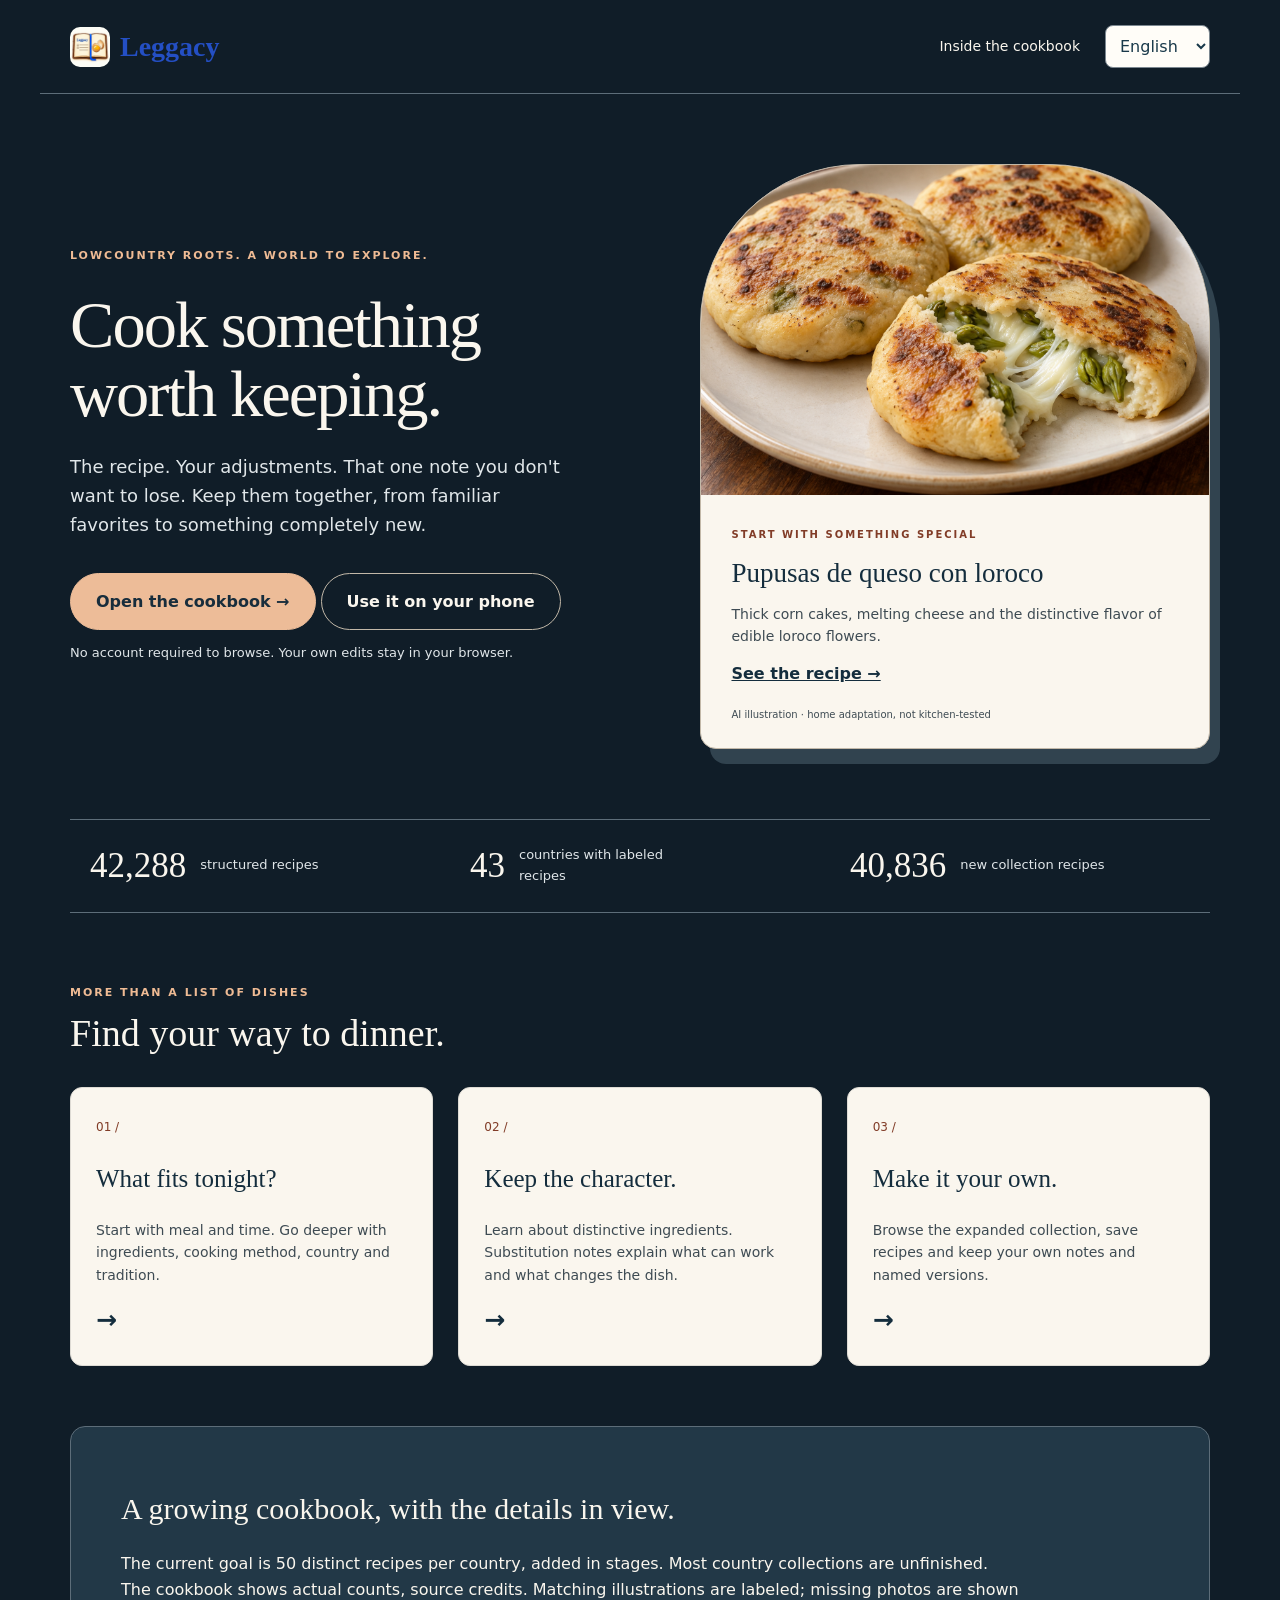
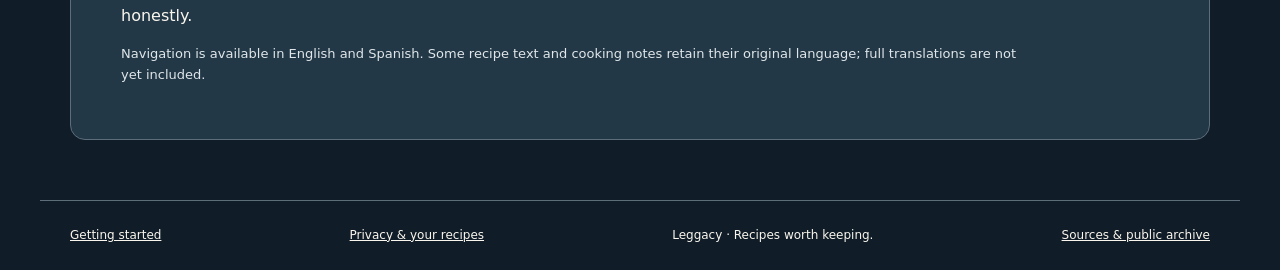
<file: docs/index.html>
<!doctype html><html lang="en"><head><meta charset="utf-8"><meta name="viewport" content="width=device-width,initial-scale=1"><meta name="description" content="Leggacy: recipes, traditions and cooking notes worth keeping."><title>Leggacy — Your next keeper</title><link rel="icon" href="cookbook/icon.svg"><link rel="stylesheet" href="site.css"><script src="site.js" defer></script></head><body><header><a class="brand" href="./"><img src="cookbook/icon-192.png" alt="" width="40" height="40">Leggacy</a><nav><a href="#inside" data-en="Inside the cookbook" data-es="Dentro del recetario">Inside the cookbook</a><label><span class="sr-only">Language / Idioma</span><select id="site-language"><option value="en">English</option><option value="es">Español</option></select></label></nav></header><a class="skip-link" href="#main">Skip to content</a><main id="main"><section class="hero"><div><p class="eyebrow" data-en="LOWCOUNTRY ROOTS. A WORLD TO EXPLORE." data-es="RAÍCES EN LOWCOUNTRY. UN MUNDO POR EXPLORAR.">LOWCOUNTRY ROOTS. A WORLD TO EXPLORE.</p><h1 data-en="Cook something worth keeping." data-es="Cocina algo que quieras repetir.">Cook something<br>worth keeping.</h1><p class="intro" data-en="The recipe. Your adjustments. That one note you don't want to lose. Keep them together, from familiar favorites to something completely new." data-es="La receta. Tus ajustes. Esa nota que no quieres perder. Guárdalos juntos, desde tus platos favoritos hasta algo completamente nuevo.">The recipe. Your adjustments. That one note you don't want to lose. Keep them together, from familiar favorites to something completely new.</p><a class="button" href="cookbook/" data-en="Open the cookbook →" data-es="Abrir el recetario →">Open the cookbook →</a> <a class="button button-secondary" href="start.html" data-en="Use it on your phone" data-es="Úsalo en tu teléfono">Use it on your phone</a><p class="quiet" data-en="No account required to browse. Your own edits stay in your browser." data-es="No necesitas una cuenta para explorar. Tus cambios se guardan en tu navegador.">No account required to browse. Your own edits stay in your browser.</p></div><figure class="hero-dish"><img src="cookbook/photos/pupusas-loroco.png" alt="AI illustration of corn pupusas filled with cheese and loroco" width="1024" height="1024"><figcaption><span data-en="START WITH SOMETHING SPECIAL" data-es="EMPIEZA CON ALGO ESPECIAL">START WITH SOMETHING SPECIAL</span><h2>Pupusas de queso con loroco</h2><p data-en="Thick corn cakes, melting cheese and the distinctive flavor of edible loroco flowers." data-es="Tortillas gruesas de maíz rellenas de queso y el sabor especial de las flores comestibles de loroco.">Thick corn cakes, melting cheese and the distinctive flavor of edible loroco flowers.</p><a href="cookbook/?dish=pupusas" data-en="See the recipe →" data-es="Ver la receta →">See the recipe →</a><small data-en="AI illustration · home adaptation, not kitchen-tested" data-es="Ilustración de IA · adaptación casera, no probada en cocina">AI illustration · home adaptation, not kitchen-tested</small></figcaption></figure></section><section class="numbers" aria-label="Current collection"><div><strong>42,288</strong><span data-en="structured recipes" data-es="recetas estructuradas">structured recipes</span></div><div><strong>43</strong><span data-en="countries with labeled recipes" data-es="países con recetas etiquetadas">countries with labeled recipes</span></div><div><strong>40,836</strong><span data-en="new collection recipes" data-es="recetas de la nueva colección">new collection recipes</span></div></section><section id="inside" class="inside"><div class="section-head"><p class="eyebrow" data-en="MORE THAN A LIST OF DISHES" data-es="MÁS QUE UNA LISTA DE PLATOS">MORE THAN A LIST OF DISHES</p><h2 data-en="Find your way to dinner." data-es="Encuentra qué cocinar.">Find your way to dinner.</h2></div><div class="paths"><a href="cookbook/"><span>01 /</span><h3 data-en="What fits tonight?" data-es="¿Qué va bien hoy?">What fits tonight?</h3><p data-en="Start with meal and time. Go deeper with ingredients, cooking method, country and tradition." data-es="Empieza con la comida y el tiempo. Afina por ingredientes, método de cocción, país y tradición.">Start with meal and time. Go deeper with ingredients, cooking method, country and tradition.</p><b>→</b></a><a href="cookbook/?dish=loroco"><span>02 /</span><h3 data-en="Keep the character." data-es="Conserva su esencia.">Keep the character.</h3><p data-en="Learn about distinctive ingredients. Substitution notes explain what can work and what changes the dish." data-es="Conoce ingredientes especiales. Las notas explican las sustituciones posibles y cuándo cambian el plato.">Learn about distinctive ingredients. Substitution notes explain what can work and what changes the dish.</p><b>→</b></a><a href="cookbook/"><span>03 /</span><h3 data-en="Make it your own." data-es="Hazlo a tu manera.">Make it your own.</h3><p data-en="Browse the expanded collection, save recipes and keep your own notes and named versions." data-es="Explora la colección ampliada, guarda recetas y conserva tus notas y versiones con nombre.">Browse the expanded collection, save recipes and keep your own notes and named versions.</p><b>→</b></a></div></section><section class="honest"><h2 data-en="A growing cookbook, with the details in view." data-es="Un recetario en crecimiento, con los detalles a la vista.">A growing cookbook, with the details in view.</h2><p data-en="The current goal is 50 distinct recipes per country, added in stages. Most country collections are unfinished. The cookbook shows actual counts, source credits. Matching illustrations are labeled; missing photos are shown honestly." data-es="La meta actual es de 50 recetas distintas por país, añadidas por etapas. La mayoría de las colecciones aún están incompletas. El recetario muestra cantidades reales, créditos de las fuentes. Las ilustraciones se identifican y las fotos faltantes se indican claramente.">The current goal is 50 distinct recipes per country, added in stages. Most country collections are unfinished. The cookbook shows actual counts, source credits. Matching illustrations are labeled; missing photos are shown honestly.</p><p class="quiet" data-en="Navigation is available in English and Spanish. Some recipe text and cooking notes retain their original language; full translations are not yet included." data-es="La navegación está disponible en inglés y español. Las recetas y notas conservan su idioma original; aún no se incluyen traducciones completas.">Navigation is available in English and Spanish. Some recipe text and cooking notes retain their original language; full translations are not yet included.</p></section></main><footer><a href="start.html" data-en="Getting started" data-es="Cómo empezar">Getting started</a><a href="privacy.html" data-en="Privacy & your recipes" data-es="Privacidad y tus recetas">Privacy & your recipes</a><span>Leggacy · Recipes worth keeping.</span><a href="credits.html" data-en="Sources & public archive" data-es="Fuentes y archivo público">Sources & public archive</a></footer></body></html>
</file>
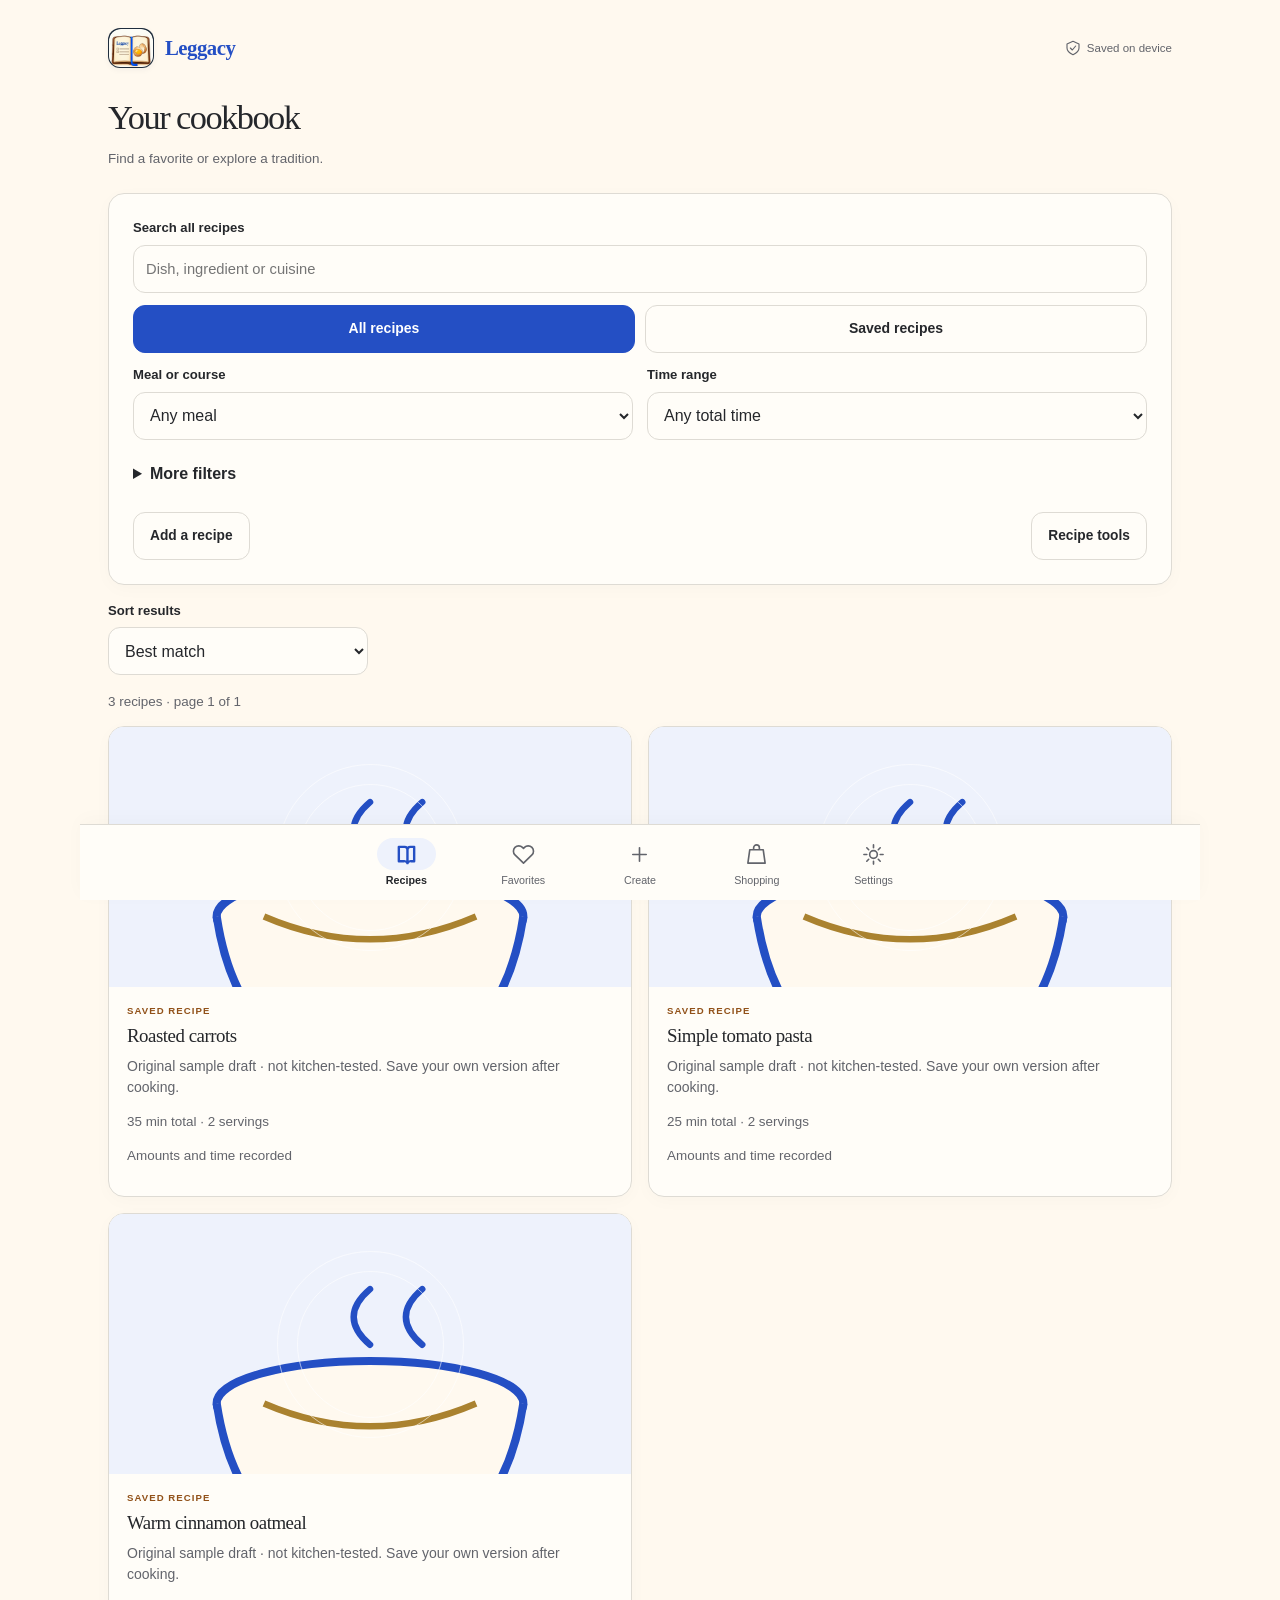
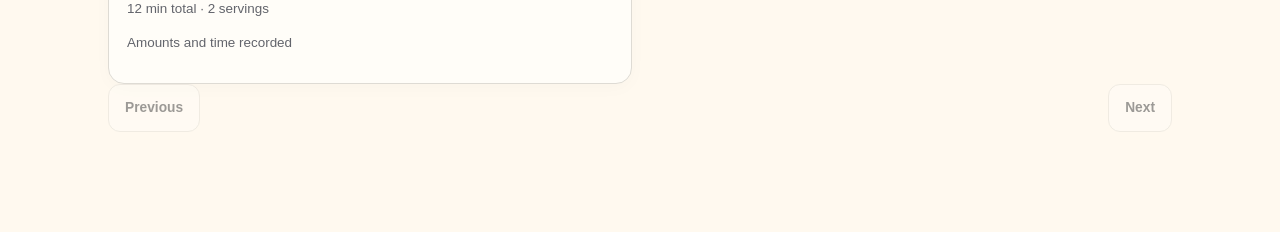
<file: android-app/web/index.html>
<!doctype html>
<html lang="en"><head><meta charset="utf-8"><meta name="viewport" content="width=device-width,initial-scale=1,viewport-fit=cover"><meta name="theme-color" content="#244FC4"><meta name="description" content="Recipes worth keeping."><title>Leggacy · Your recipe book</title><link rel="manifest" href="manifest.webmanifest"><link rel="icon" href="icon.svg" type="image/svg+xml"><link rel="stylesheet" href="style.css"><script src="compat.js" defer></script><script src="discovery.js" defer></script><script src="ingredient-densities.js" defer></script><script src="measurements.js" defer></script><script src="core.js" defer></script><script src="versioning.js" defer></script><script src="kitchen.js" defer></script><script src="maker.js" defer></script><script src="recovery.js" defer></script><script src="seed.js" defer></script><script src="transfer.js" defer></script><script src="migration-baseline.js" defer></script><script src="app.js" defer></script><script src="enhance.js" defer></script><script src="updates.js" defer></script><script src="polish.js" defer></script><script src="chatgpt-originals-data.js" defer></script><script src="recovered-pack-data.js" defer></script><script src="chatgpt-originals.js" defer></script><script src="discover-ui.js" defer></script><link rel="stylesheet" href="personal-style.css"><script src="recipe-images.js" defer></script><script src="personal-style.js" defer></script><script src="tailored-data.js" defer></script><script src="tailored-ui.js" defer></script><script src="library-500-data.js" defer></script><script src="library-500.js" defer></script><script src="southern-data.js" defer></script><script src="easy-web-data.js" defer></script><script src="central-american-data.js" defer></script><script src="world-recipes-data.js" defer></script><script src="enriched-recipes-data.js" defer></script><script src="all-recipes.js" defer></script><script src="southern-ui.js" defer></script><script src="easy-web-ui.js" defer></script><link rel="stylesheet" href="professional-ui.css"><script src="professional-ui.js" defer></script><script src="recipe-photos.js" defer></script><link rel="stylesheet" href="photo-ui.css"><script src="photo-ui.js" defer></script><script src="beta-help.js" defer></script><script src="world-cuisines.js" defer></script><script src="heritage.js" defer></script><script src="cookbook-index.js" defer></script><link rel="stylesheet" href="cookbook-ui.css"><script src="countries-data.js" defer></script><script src="cookbook-ui.js" defer></script><script src="mobile-flow.js" defer></script><script src="recipe-review.js" defer></script><script src="kitchen-comfort.js" defer></script><script src="quantity-recovery.js" defer></script><script src="recipe-template.js" defer></script><script src="template-ui.js" defer></script><script src="english-descriptions.js" defer></script><script src="content-quality.js" defer></script><script src="language-ui.js" defer></script><script src="heritage-ui.js" defer></script><script src="kitchen-profile.js" defer></script><script src="completed-catalog.js" defer></script><script src="rich-recipes.js" defer></script><script src="measurement-ui.js" defer></script><script src="culinary-sources.js" defer></script><script src="culinary-catalog-data.js" defer></script><script src="culinary-save.js" defer></script><script src="culinary-ui.js" defer></script><link rel="stylesheet" href="leggacy.css"><script src="public-samples.js" defer></script></head>
<body><div id="app"></div><dialog id="modal"></dialog><div id="toast" role="status" aria-live="polite"></div><input id="backup-file" type="file" accept=".json,application/json" hidden><input id="photo-file" type="file" accept="image/jpeg,image/png,image/webp" hidden></body></html>
</file>
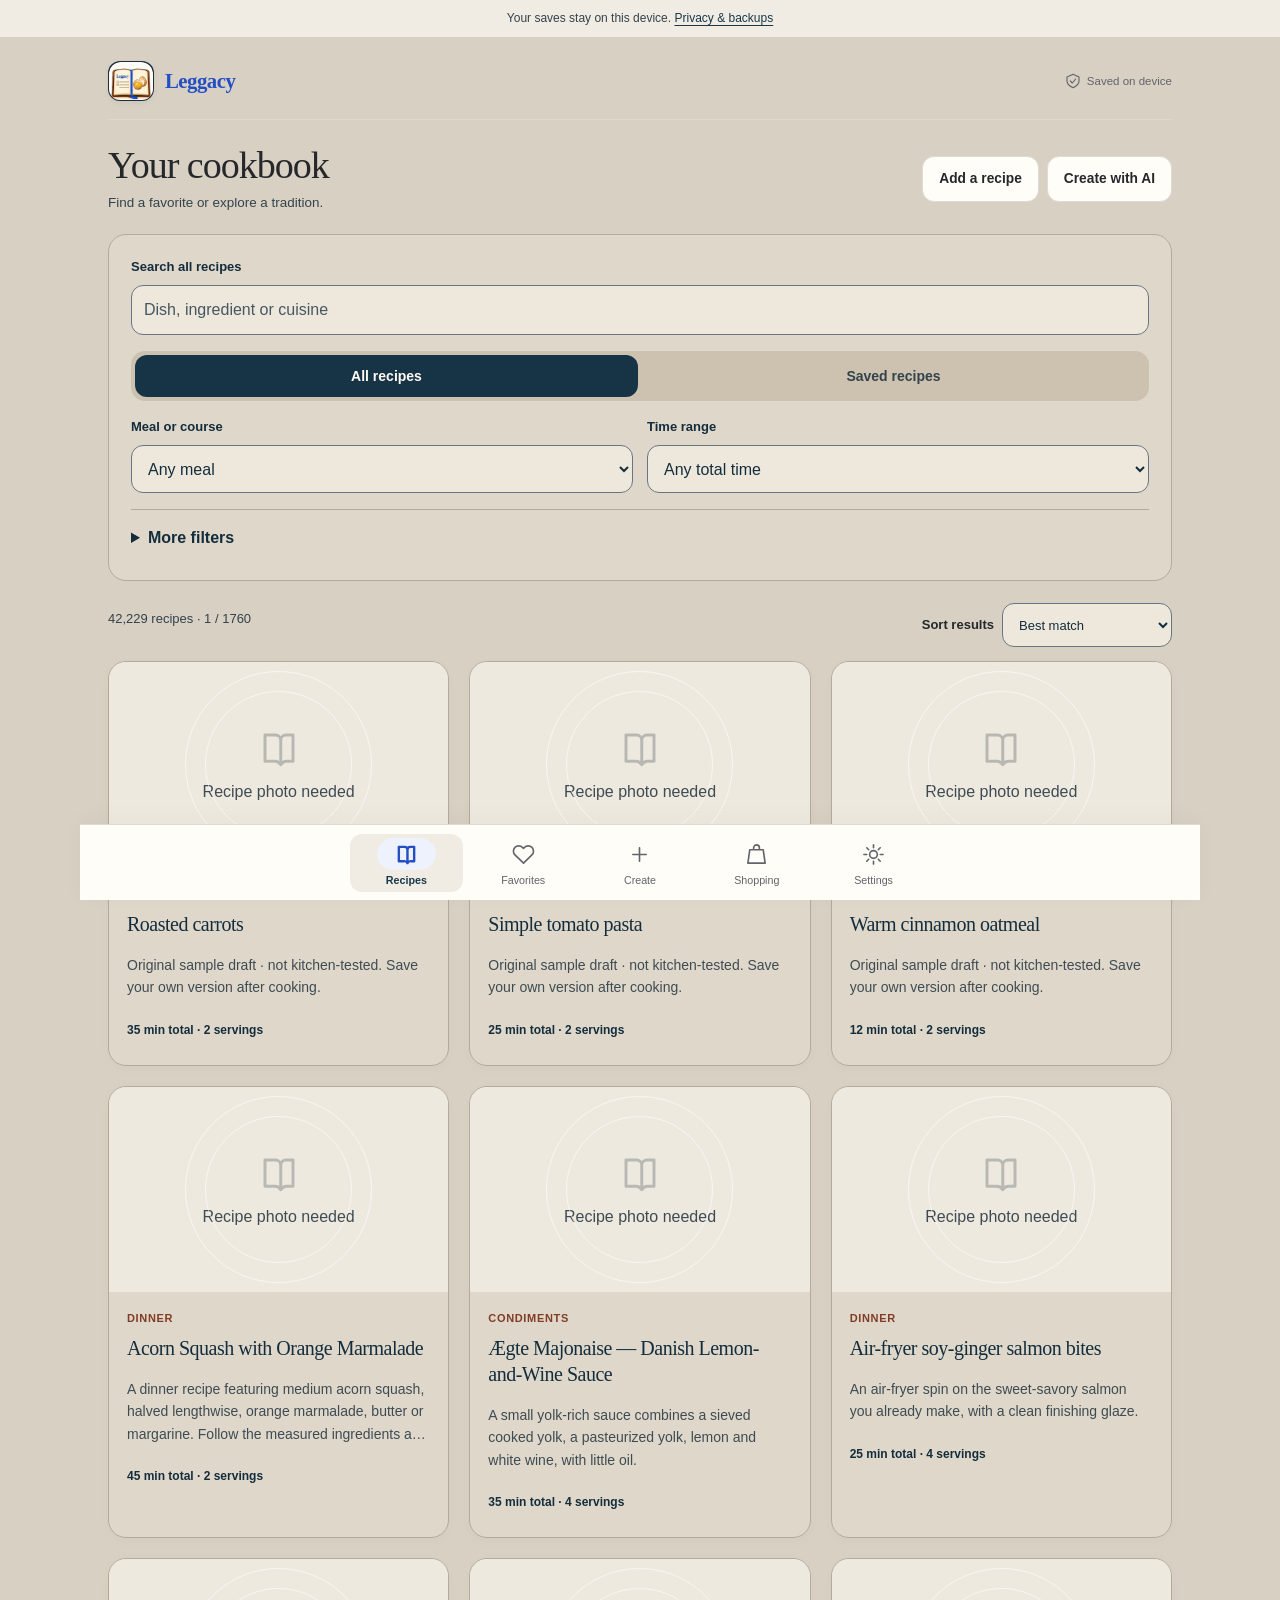
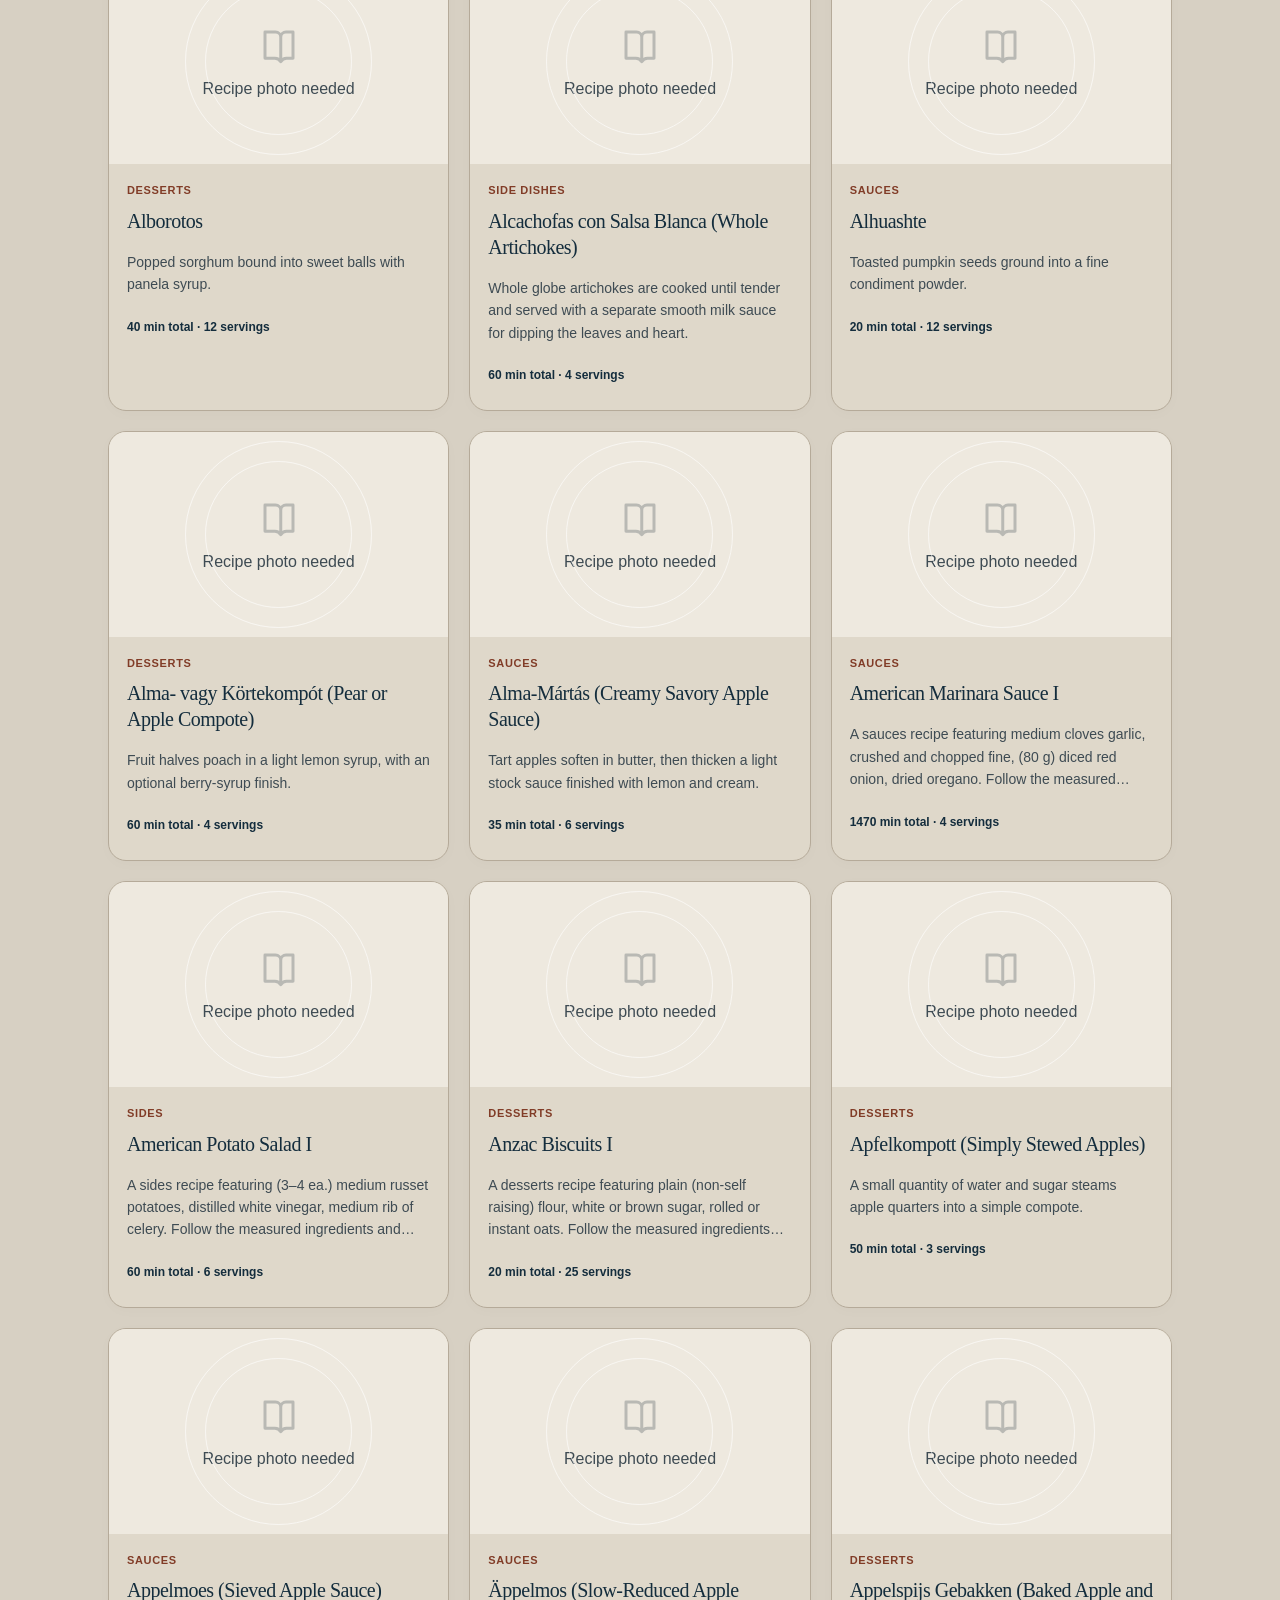
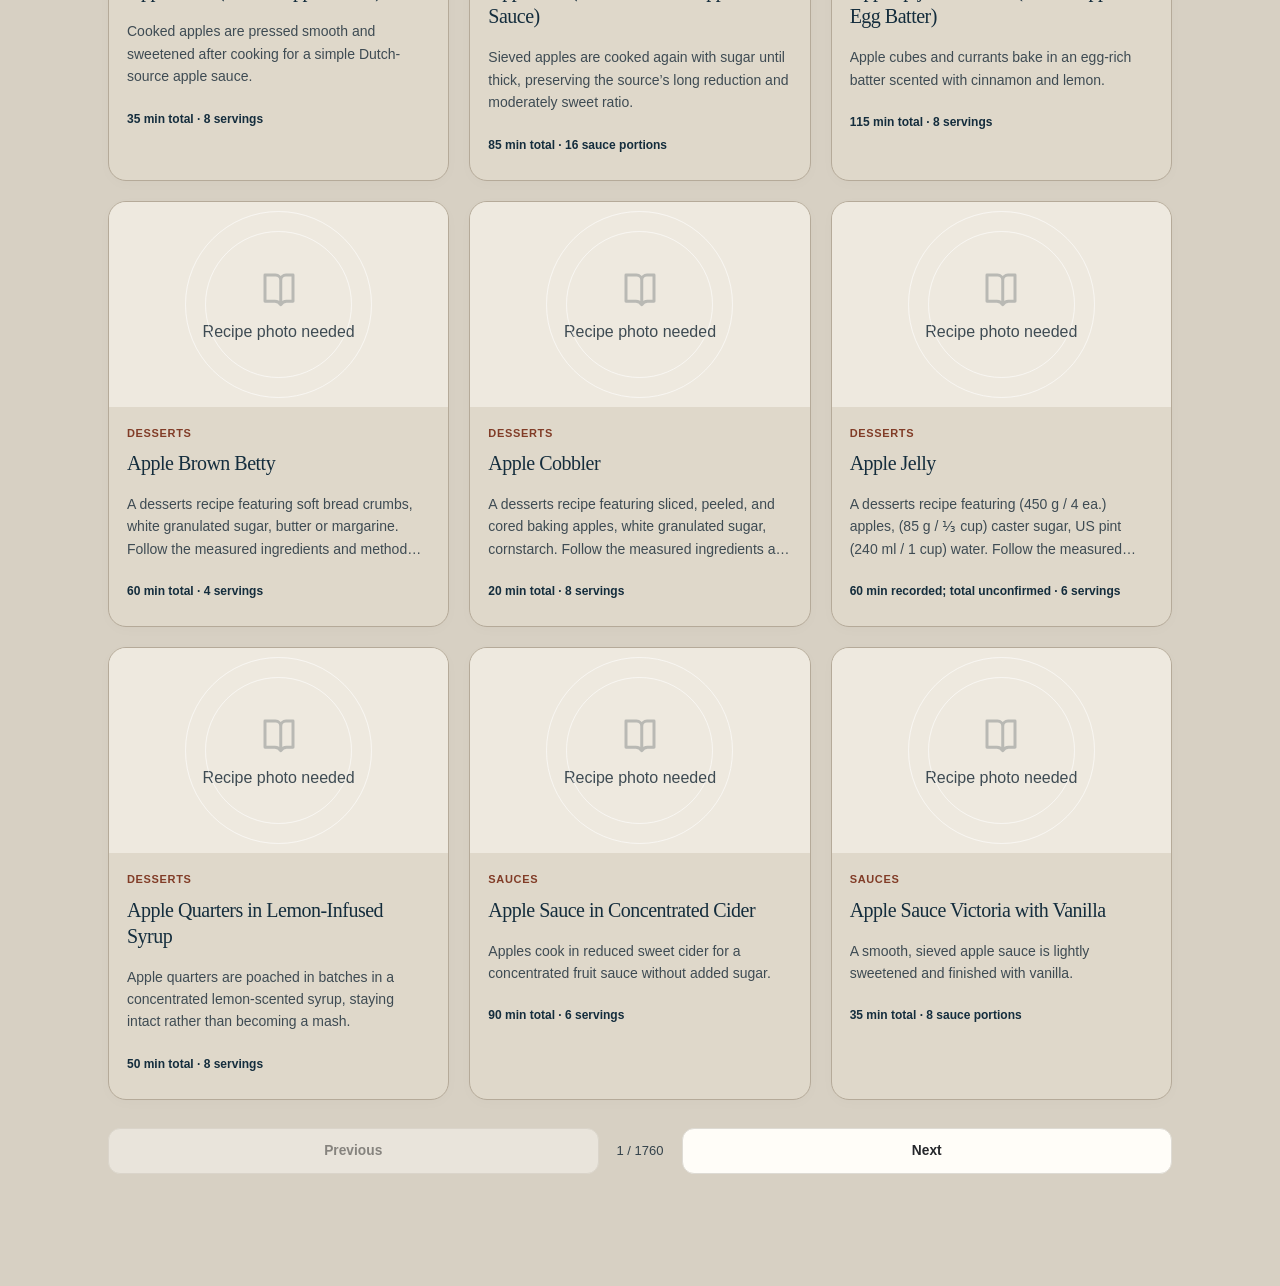
<file: docs/cookbook/index.html>
<!doctype html>
<html lang="en"><head><meta charset="utf-8"><meta name="viewport" content="width=device-width,initial-scale=1,viewport-fit=cover"><meta name="theme-color" content="#17374c"><meta name="description" content="Recipes worth keeping."><title>Leggacy · Your recipe book</title><link rel="manifest" href="manifest.webmanifest"><link rel="icon" href="icon.svg" type="image/svg+xml"><link rel="stylesheet" href="style.css"><script src="discovery.js" defer></script><script src="core.js" defer></script><script src="versioning.js" defer></script><script src="kitchen.js" defer></script><script src="maker.js" defer></script><script src="recovery.js" defer></script><script src="seed.js" defer></script><script src="transfer.js" defer></script><script src="migration-baseline.js" defer></script><script src="app.js" defer></script><script src="enhance.js" defer></script><script src="updates.js" defer></script><script src="polish.js" defer></script><script src="chatgpt-originals-data.js" defer></script><script src="recovered-pack-data.js" defer></script><script src="chatgpt-originals.js" defer></script><script src="discover-ui.js" defer></script><link rel="stylesheet" href="personal-style.css"><script src="recipe-images.js" defer></script><script src="personal-style.js" defer></script><script src="tailored-data.js" defer></script><script src="tailored-ui.js" defer></script><script src="library-500-data.js" defer></script><script src="library-500.js" defer></script><script src="southern-data.js" defer></script><script src="easy-web-data.js" defer></script><script src="central-american-data.js" defer></script><script src="world-recipes-data.js" defer></script><script src="enriched-recipes-data.js" defer></script><script src="all-recipes.js" defer></script><script src="southern-ui.js" defer></script><script src="easy-web-ui.js" defer></script><link rel="stylesheet" href="professional-ui.css"><script src="recipe-presentation.js" defer></script><script src="professional-ui.js" defer></script><script src="recipe-photos.js" defer></script><link rel="stylesheet" href="photo-ui.css"><script src="photo-ui.js" defer></script><script src="beta-help.js" defer></script><script src="world-cuisines.js" defer></script><script src="heritage.js" defer></script><script src="cookbook-index.js" defer></script><link rel="stylesheet" href="cookbook-ui.css"><script src="countries-data.js" defer></script><script src="cookbook-ui.js" defer></script><script src="mobile-flow.js" defer></script><script src="recipe-review.js" defer></script><script src="kitchen-comfort.js" defer></script><script src="recipe-template.js" defer></script><script src="template-ui.js" defer></script><script src="english-descriptions.js" defer></script><script src="content-quality.js" defer></script><script src="language-ui.js" defer></script><script src="heritage-ui.js" defer></script><script src="measurements.js" defer></script><script src="kitchen-profile.js" defer></script><script src="public-edition.js" defer></script><script src="source-format.js" defer></script>
<script src="catalog.js" defer></script><link rel="stylesheet" href="ux-polish.css?v=4"><link rel="stylesheet" href="leggacy.css"></head>
<body><div id="app"></div><dialog id="modal"></dialog><div id="toast" role="status" aria-live="polite"></div><input id="backup-file" type="file" accept=".json,application/json" hidden><input id="photo-file" type="file" accept="image/jpeg,image/png,image/webp" hidden></body></html>
</file>
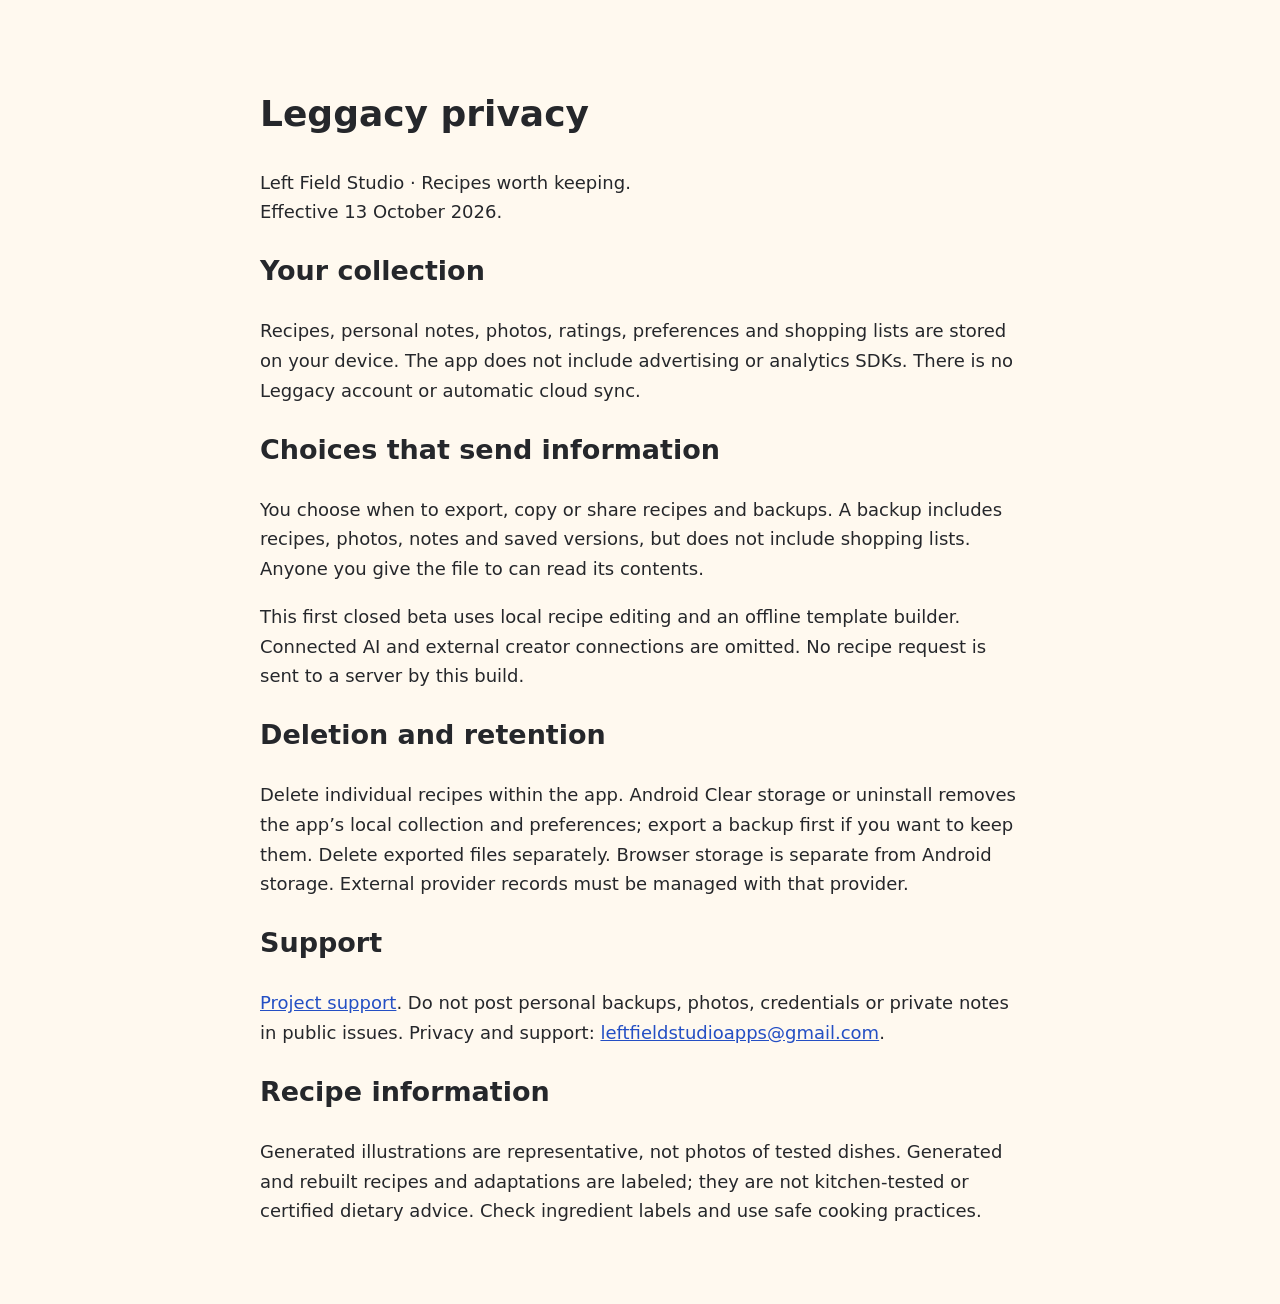
<file: docs/android-privacy.html>
<!doctype html><html lang="en"><meta charset="utf-8"><meta name="viewport" content="width=device-width,initial-scale=1"><title>Leggacy privacy — Left Field Studio</title><style>body{max-width:760px;margin:40px auto;padding:20px;font:18px/1.65 system-ui;background:#fff9ef;color:#25272b}a{color:#244fc4}</style><h1>Leggacy privacy</h1><p>Left Field Studio · Recipes worth keeping.<br>Effective 13 October 2026.</p><h2>Your collection</h2><p>Recipes, personal notes, photos, ratings, preferences and shopping lists are stored on your device. The app does not include advertising or analytics SDKs. There is no Leggacy account or automatic cloud sync.</p><h2>Choices that send information</h2><p>You choose when to export, copy or share recipes and backups. A backup includes recipes, photos, notes and saved versions, but does not include shopping lists. Anyone you give the file to can read its contents.</p><p>This first closed beta uses local recipe editing and an offline template builder. Connected AI and external creator connections are omitted. No recipe request is sent to a server by this build.</p><h2>Deletion and retention</h2><p>Delete individual recipes within the app. Android Clear storage or uninstall removes the app’s local collection and preferences; export a backup first if you want to keep them. Delete exported files separately. Browser storage is separate from Android storage. External provider records must be managed with that provider.</p><h2>Support</h2><p><a href="https://github.com/David-Edmonds/savorshelf-cookbook/issues">Project support</a>. Do not post personal backups, photos, credentials or private notes in public issues. Privacy and support: <a href="mailto:leftfieldstudioapps@gmail.com">leftfieldstudioapps@gmail.com</a>.</p><h2>Recipe information</h2><p>Generated illustrations are representative, not photos of tested dishes. Generated and rebuilt recipes and adaptations are labeled; they are not kitchen-tested or certified dietary advice. Check ingredient labels and use safe cooking practices.</p></html>
</file>
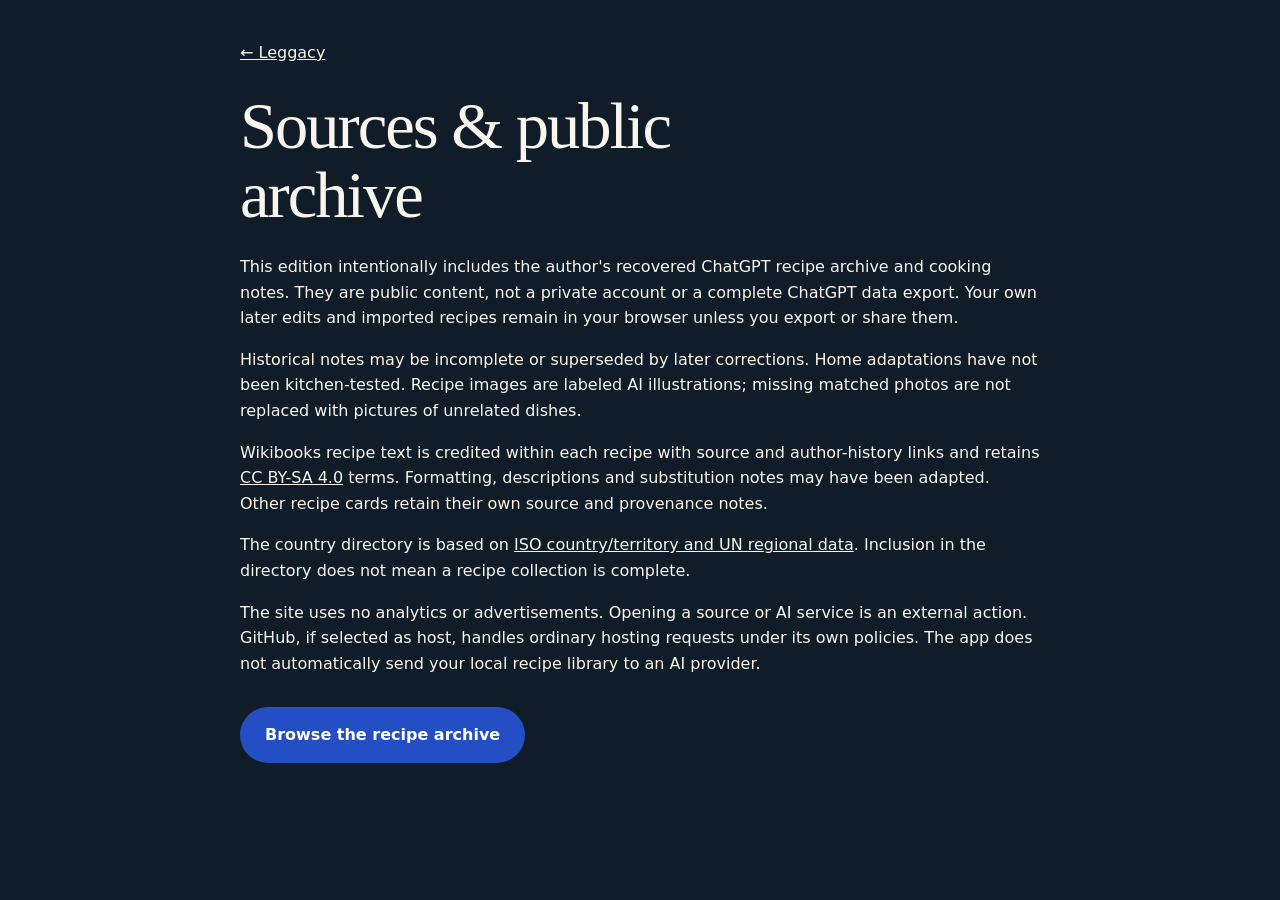
<file: docs/credits.html>
<!doctype html><html lang="en"><meta charset="utf-8"><meta name="viewport" content="width=device-width,initial-scale=1"><title>Leggacy — Sources and archive</title><link rel="stylesheet" href="site.css"><body><main style="padding:40px 25px;max-width:850px"><a href="./">← Leggacy</a><h1>Sources & public archive</h1><p>This edition intentionally includes the author's recovered ChatGPT recipe archive and cooking notes. They are public content, not a private account or a complete ChatGPT data export. Your own later edits and imported recipes remain in your browser unless you export or share them.</p><p>Historical notes may be incomplete or superseded by later corrections. Home adaptations have not been kitchen-tested. Recipe images are labeled AI illustrations; missing matched photos are not replaced with pictures of unrelated dishes.</p><p>Wikibooks recipe text is credited within each recipe with source and author-history links and retains <a href="https://creativecommons.org/licenses/by-sa/4.0/">CC BY-SA 4.0</a> terms. Formatting, descriptions and substitution notes may have been adapted. Other recipe cards retain their own source and provenance notes.</p><p>The country directory is based on <a href="https://github.com/lukes/ISO-3166-Countries-with-Regional-Codes">ISO country/territory and UN regional data</a>. Inclusion in the directory does not mean a recipe collection is complete.</p><p>The site uses no analytics or advertisements. Opening a source or AI service is an external action. GitHub, if selected as host, handles ordinary hosting requests under its own policies. The app does not automatically send your local recipe library to an AI provider.</p><a class="button" href="cookbook/?archive=1">Browse the recipe archive</a></main></body></html>
</file>
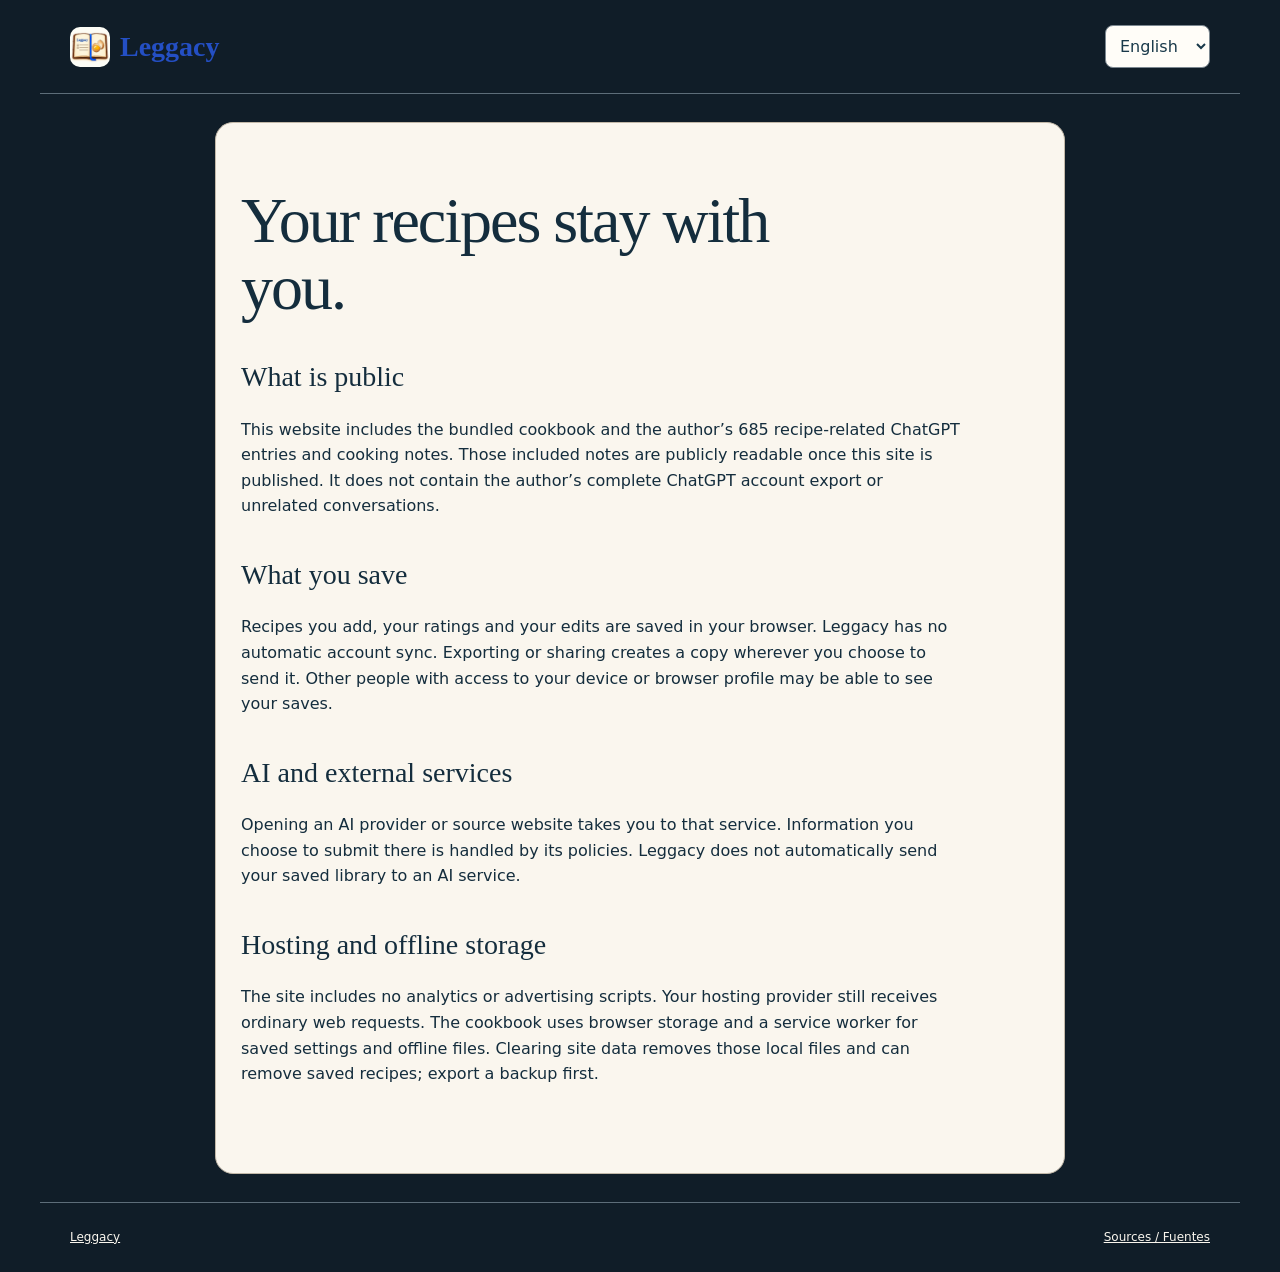
<file: docs/privacy.html>
<!doctype html><html lang="en"><head><meta charset="utf-8"><meta name="viewport" content="width=device-width,initial-scale=1"><link rel="icon" href="cookbook/icon.svg"><link rel="stylesheet" href="site.css"><script src="site.js" defer></script><title>Leggacy — Privacy and your recipes</title></head><body><header><a class="brand" href="./"><img src="cookbook/icon-192.png" alt="" width="40" height="40">Leggacy</a><nav><label><span class="sr-only">Language / Idioma</span><select id="site-language"><option value="en">English</option><option value="es">Español</option></select></label></nav></header><main class="reading-page"><h1 data-en="Your recipes stay with you." data-es="Tus recetas se quedan contigo.">Your recipes stay with you.</h1><h2 data-en="What is public" data-es="Qué es público">What is public</h2><p data-en="This website includes the bundled cookbook and the author’s 685 recipe-related ChatGPT entries and cooking notes. Those included notes are publicly readable once this site is published. It does not contain the author’s complete ChatGPT account export or unrelated conversations." data-es="Este sitio incluye el recetario y las 685 entradas de recetas y notas de cocina de ChatGPT del autor. Esas notas serán públicas cuando se publique el sitio. No incluye la exportación completa de su cuenta ni conversaciones ajenas a la cocina.">This website includes the bundled cookbook and the author’s 685 recipe-related ChatGPT entries and cooking notes. Those included notes are publicly readable once this site is published. It does not contain the author’s complete ChatGPT account export or unrelated conversations.</p><h2 data-en="What you save" data-es="Lo que guardas">What you save</h2><p data-en="Recipes you add, your ratings and your edits are saved in your browser. Leggacy has no automatic account sync. Exporting or sharing creates a copy wherever you choose to send it. Other people with access to your device or browser profile may be able to see your saves." data-es="Las recetas que añades, tus valoraciones y tus cambios se guardan en tu navegador. Leggacy no sincroniza cuentas automáticamente. Exportar o compartir crea una copia en el destino que elijas. Otras personas con acceso a tu dispositivo o perfil del navegador podrían ver tus recetas guardadas.">Recipes you add, your ratings and your edits are saved in your browser. Leggacy has no automatic account sync. Exporting or sharing creates a copy wherever you choose to send it. Other people with access to your device or browser profile may be able to see your saves.</p><h2 data-en="AI and external services" data-es="IA y servicios externos">AI and external services</h2><p data-en="Opening an AI provider or source website takes you to that service. Information you choose to submit there is handled by its policies. Leggacy does not automatically send your saved library to an AI service." data-es="Abrir un proveedor de IA o una fuente te lleva a ese servicio. La información que envíes allí se gestiona según sus políticas. Leggacy no envía automáticamente tu biblioteca guardada a un servicio de IA.">Opening an AI provider or source website takes you to that service. Information you choose to submit there is handled by its policies. Leggacy does not automatically send your saved library to an AI service.</p><h2 data-en="Hosting and offline storage" data-es="Alojamiento y almacenamiento sin conexión">Hosting and offline storage</h2><p data-en="The site includes no analytics or advertising scripts. Your hosting provider still receives ordinary web requests. The cookbook uses browser storage and a service worker for saved settings and offline files. Clearing site data removes those local files and can remove saved recipes; export a backup first." data-es="El sitio no incluye scripts de publicidad ni de análisis. El proveedor de alojamiento recibe las solicitudes web normales. El recetario usa almacenamiento del navegador y archivos en caché para ajustes y uso sin conexión. Borrar los datos del sitio elimina esos archivos y puede borrar recetas guardadas; exporta una copia primero.">The site includes no analytics or advertising scripts. Your hosting provider still receives ordinary web requests. The cookbook uses browser storage and a service worker for saved settings and offline files. Clearing site data removes those local files and can remove saved recipes; export a backup first.</p></main><footer><a href="./">Leggacy</a><a href="credits.html">Sources / Fuentes</a></footer></body></html>
</file>
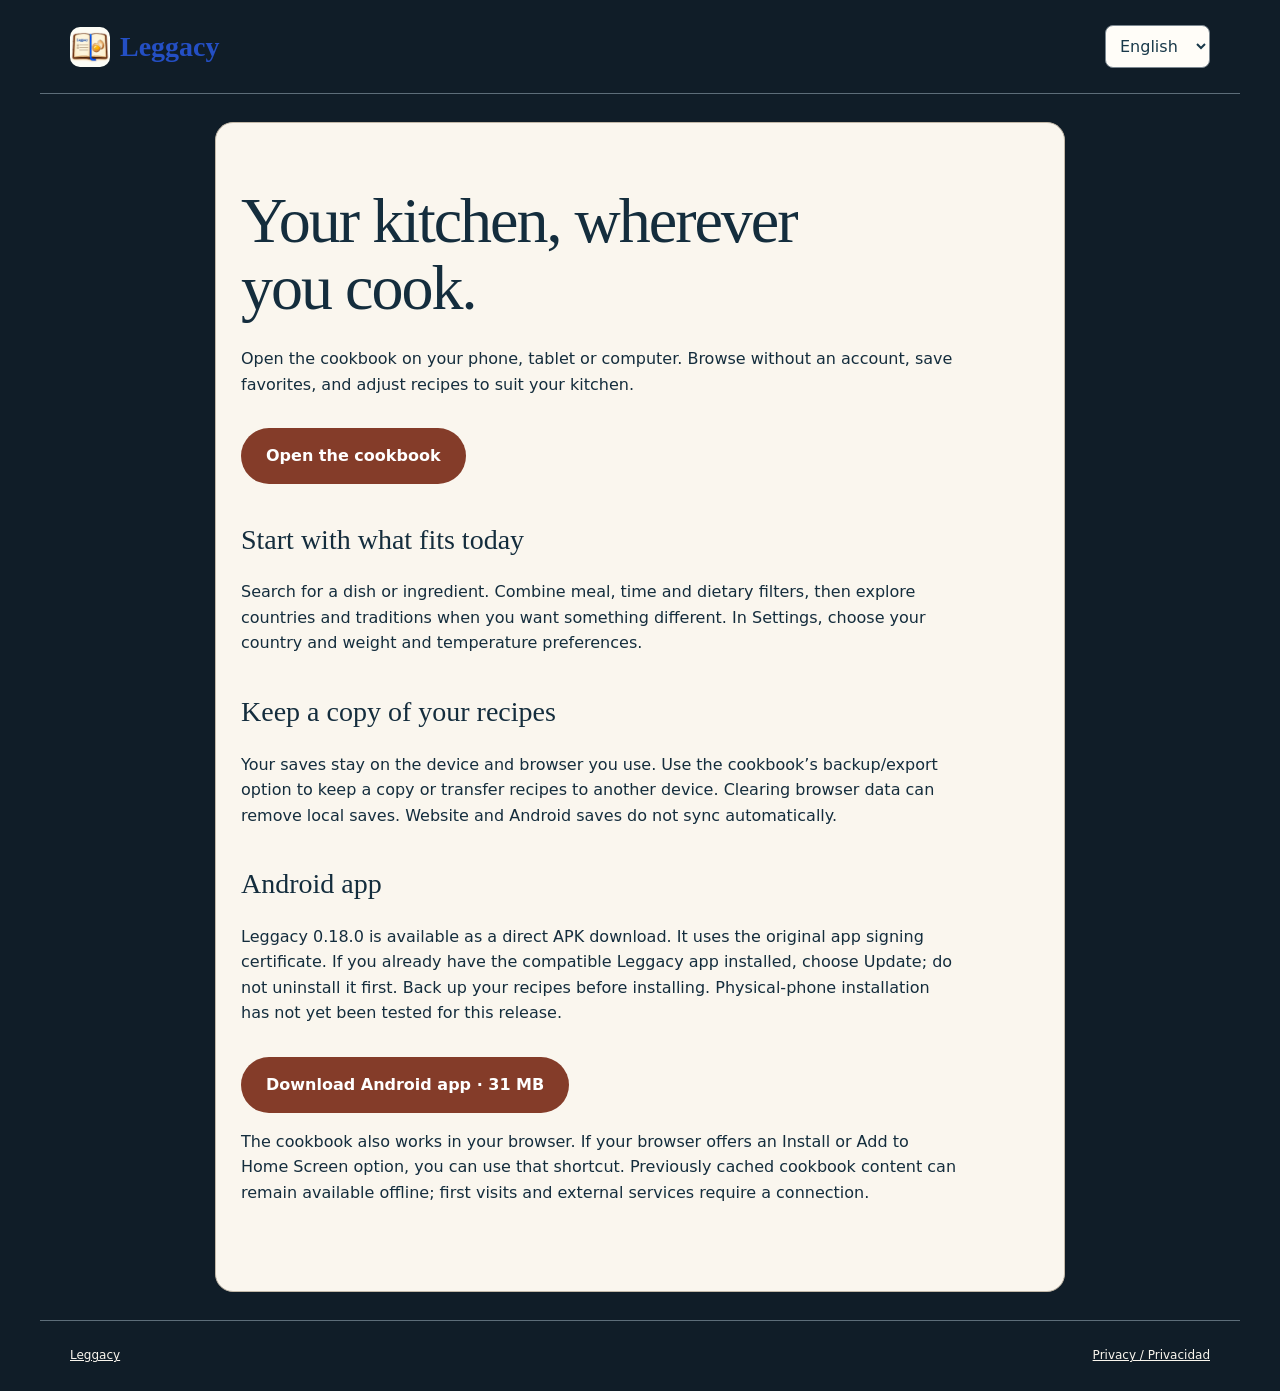
<file: docs/start.html>
<!doctype html><html lang="en"><head><meta charset="utf-8"><meta name="viewport" content="width=device-width,initial-scale=1"><link rel="icon" href="cookbook/icon.svg"><link rel="stylesheet" href="site.css"><script src="site.js" defer></script><title>Leggacy — Get cooking</title></head><body><header><a class="brand" href="./"><img src="cookbook/icon-192.png" alt="" width="40" height="40">Leggacy</a><nav><label><span class="sr-only">Language / Idioma</span><select id="site-language"><option value="en">English</option><option value="es">Español</option></select></label></nav></header><main class="reading-page"><h1 data-en="Your kitchen, wherever you cook." data-es="Tu cocina, donde tú cocines.">Your kitchen, wherever you cook.</h1><p data-en="Open the cookbook on your phone, tablet or computer. Browse without an account, save favorites, and adjust recipes to suit your kitchen." data-es="Abre el recetario en tu teléfono, tableta o computadora. Explora sin una cuenta, guarda favoritos y adapta recetas a tu cocina.">Open the cookbook on your phone, tablet or computer. Browse without an account, save favorites, and adjust recipes to suit your kitchen.</p><a class="button" href="cookbook/" data-en="Open the cookbook" data-es="Abrir el recetario">Open the cookbook</a><h2 data-en="Start with what fits today" data-es="Empieza con lo que necesitas hoy">Start with what fits today</h2><p data-en="Search for a dish or ingredient. Combine meal, time and dietary filters, then explore countries and traditions when you want something different. In Settings, choose your country and weight and temperature preferences." data-es="Busca un plato o ingrediente. Combina filtros de comida, tiempo y dieta; después explora países y tradiciones. En Ajustes, elige tu país y tus preferencias de peso y temperatura.">Search for a dish or ingredient. Combine meal, time and dietary filters, then explore countries and traditions when you want something different. In Settings, choose your country and weight and temperature preferences.</p><h2 data-en="Keep a copy of your recipes" data-es="Guarda una copia de tus recetas">Keep a copy of your recipes</h2><p data-en="Your saves stay on the device and browser you use. Use the cookbook’s backup/export option to keep a copy or transfer recipes to another device. Clearing browser data can remove local saves. Website and Android saves do not sync automatically." data-es="Tus recetas guardadas permanecen en el dispositivo y navegador que usas. Usa la opción de copia de seguridad o exportación para conservarlas o llevarlas a otro dispositivo. Borrar los datos del navegador puede eliminar tus recetas guardadas. La web y Android no se sincronizan automáticamente.">Your saves stay on the device and browser you use. Use the cookbook’s backup/export option to keep a copy or transfer recipes to another device. Clearing browser data can remove local saves. Website and Android saves do not sync automatically.</p><h2 data-en="Android app" data-es="Aplicación Android">Android app</h2><p data-en="Leggacy 0.18.0 is available as a direct APK download. It uses the original app signing certificate. If you already have the compatible Leggacy app installed, choose Update; do not uninstall it first. Back up your recipes before installing. Physical-phone installation has not yet been tested for this release." data-es="Leggacy 0.18.0 está disponible como descarga APK directa. Usa el certificado de firma original. Si ya tienes instalada la aplicación compatible, elige Actualizar; no la desinstales primero. Haz una copia de tus recetas antes de instalar. Esta versión aún no se ha probado físicamente en un teléfono.">Leggacy 0.18.0 is available as a direct APK download. It uses the original app signing certificate. If you already have the compatible Leggacy app installed, choose Update; do not uninstall it first. Back up your recipes before installing. Physical-phone installation has not yet been tested for this release.</p><a class="button" href="downloads/Leggacy-0.18.0.apk" download data-en="Download Android app · 31 MB" data-es="Descargar aplicación Android · 31 MB">Download Android app · 31 MB</a><p data-en="The cookbook also works in your browser. If your browser offers an Install or Add to Home Screen option, you can use that shortcut. Previously cached cookbook content can remain available offline; first visits and external services require a connection." data-es="El recetario también funciona en el navegador. Si ofrece Instalar o Añadir a la pantalla de inicio, puedes usar ese acceso directo. El contenido ya guardado en caché puede seguir disponible sin conexión; la primera visita y los servicios externos requieren conexión.">The cookbook also works in your browser. If your browser offers an Install or Add to Home Screen option, you can use that shortcut. Previously cached cookbook content can remain available offline; first visits and external services require a connection.</p></main><footer><a href="./">Leggacy</a><a href="privacy.html">Privacy / Privacidad</a></footer></body></html>
</file>
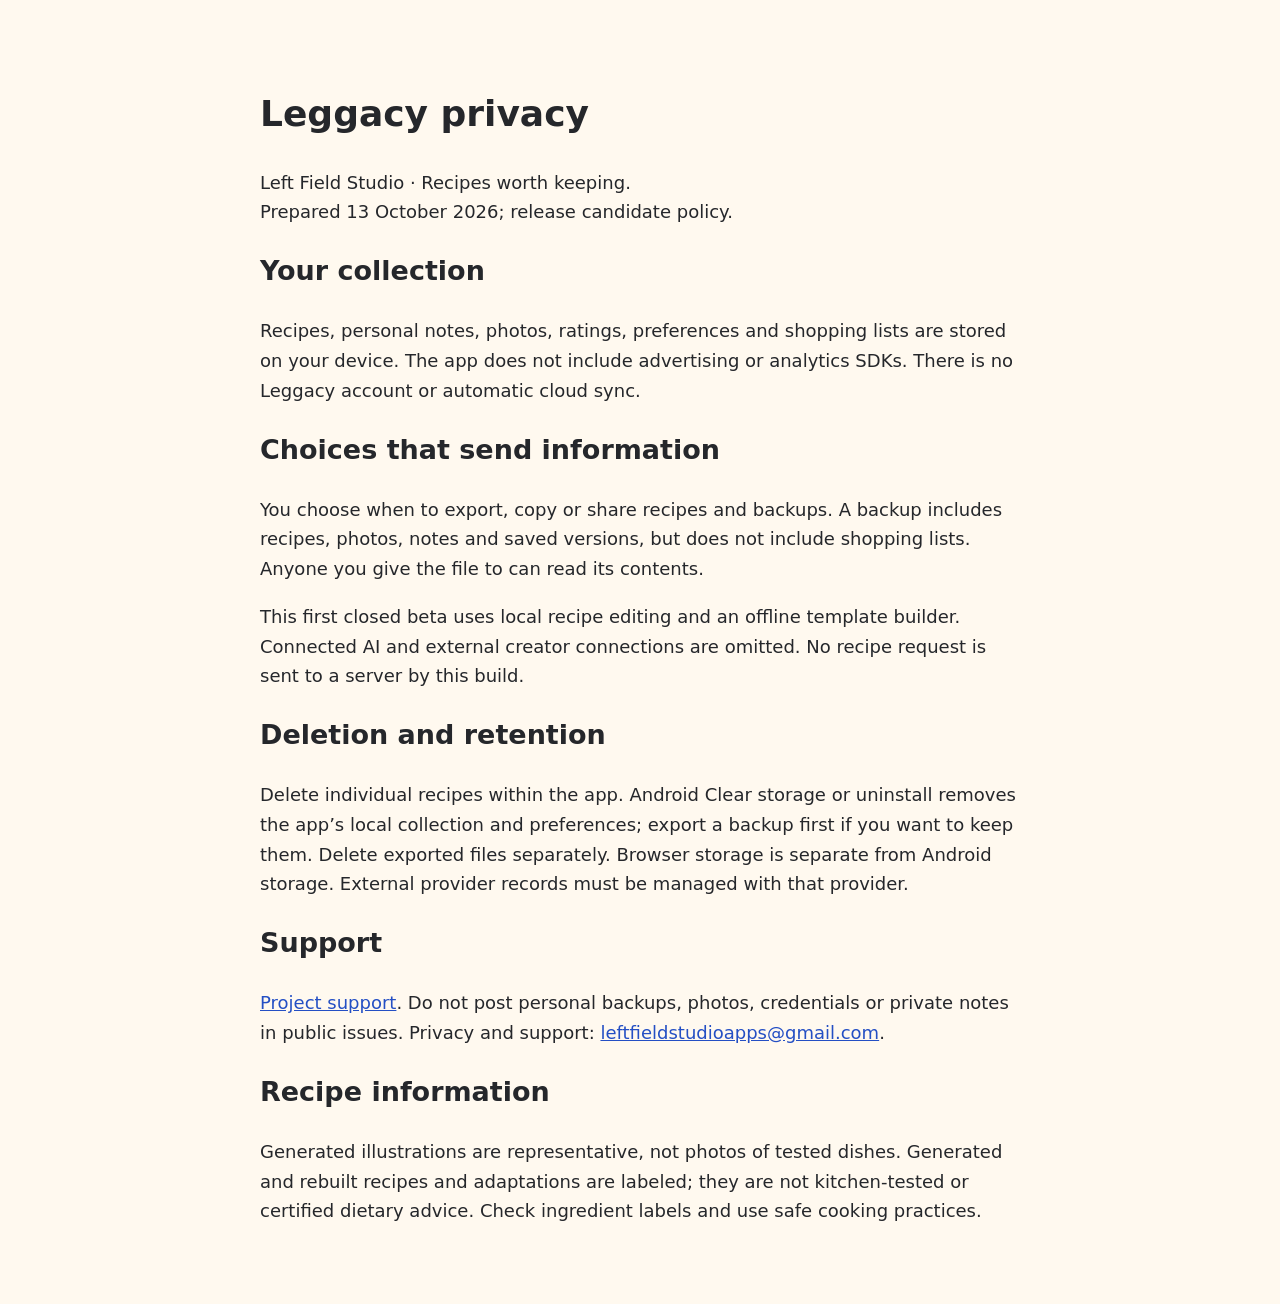
<file: android-app/web/privacy.html>
<!doctype html><html lang="en"><meta charset="utf-8"><meta name="viewport" content="width=device-width,initial-scale=1"><title>Leggacy privacy — Left Field Studio</title><style>body{max-width:760px;margin:40px auto;padding:20px;font:18px/1.65 system-ui;background:#fff9ef;color:#25272b}a{color:#244fc4}</style><h1>Leggacy privacy</h1><p>Left Field Studio · Recipes worth keeping.<br>Prepared 13 October 2026; release candidate policy.</p><h2>Your collection</h2><p>Recipes, personal notes, photos, ratings, preferences and shopping lists are stored on your device. The app does not include advertising or analytics SDKs. There is no Leggacy account or automatic cloud sync.</p><h2>Choices that send information</h2><p>You choose when to export, copy or share recipes and backups. A backup includes recipes, photos, notes and saved versions, but does not include shopping lists. Anyone you give the file to can read its contents.</p><p>This first closed beta uses local recipe editing and an offline template builder. Connected AI and external creator connections are omitted. No recipe request is sent to a server by this build.</p><h2>Deletion and retention</h2><p>Delete individual recipes within the app. Android Clear storage or uninstall removes the app’s local collection and preferences; export a backup first if you want to keep them. Delete exported files separately. Browser storage is separate from Android storage. External provider records must be managed with that provider.</p><h2>Support</h2><p><a href="https://github.com/David-Edmonds/savorshelf-cookbook/issues">Project support</a>. Do not post personal backups, photos, credentials or private notes in public issues. Privacy and support: <a href="mailto:leftfieldstudioapps@gmail.com">leftfieldstudioapps@gmail.com</a>.</p><h2>Recipe information</h2><p>Generated illustrations are representative, not photos of tested dishes. Generated and rebuilt recipes and adaptations are labeled; they are not kitchen-tested or certified dietary advice. Check ingredient labels and use safe cooking practices.</p></html>
</file>
<file: docs/site.css>
:root{--ink:#19394a;--cream:#f8f3e9;--clay:#aa4631;--muted:#665f55;--line:#d9cdbb}*{box-sizing:border-box}body{margin:0;background:var(--cream);color:var(--ink);font:16px/1.6 system-ui,sans-serif}a{color:inherit}header,main,footer{max-width:1200px;margin:auto}header{display:flex;align-items:center;justify-content:space-between;padding:25px 30px;border-bottom:1px solid var(--line)}.brand{display:flex;align-items:center;gap:10px;font:bold 28px Georgia,serif;text-decoration:none}.brand img{border-radius:10px}nav{display:flex;gap:25px;align-items:center}nav a{font-size:14px;text-decoration:none}select{padding:10px;border:1px solid var(--line);background:transparent;border-radius:8px;color:var(--ink);font:inherit}.hero{display:grid;grid-template-columns:1.1fr 1fr;gap:70px;align-items:center;padding:70px 30px}.eyebrow{font-size:11px;font-weight:750;letter-spacing:2px;color:var(--clay)}h1{font:clamp(48px,5.2vw,74px)/1.04 Georgia,serif;letter-spacing:-2px;max-width:600px;margin:25px 0}h2{font:38px/1.15 Georgia,serif}.intro{font-size:18px;color:var(--muted);max-width:510px}.button{display:inline-block;padding:15px 25px;background:var(--clay);color:white;text-decoration:none;border-radius:30px;margin-top:15px;font-weight:650}.quiet{font-size:13px;color:var(--muted)}.hero-dish{margin:0;border:1px solid var(--line);background:#fffaf1;border-radius:160px 160px 16px 16px;overflow:hidden;box-shadow:10px 15px 0 #e9dfcf}.hero-dish>img{display:block;width:100%;height:330px;object-fit:cover}.hero-dish figcaption{padding:25px 30px}.hero-dish h2{font-size:27px;margin:12px 0}.hero-dish p{font-size:14px;color:var(--muted)}.hero-dish span{font-size:10px;letter-spacing:2px;color:var(--clay);font-weight:bold}.hero-dish a{font-weight:600}.hero-dish small{display:block;margin-top:20px;font-size:10px;color:var(--muted)}.numbers{display:grid;grid-template-columns:repeat(3,1fr);border-block:1px solid var(--line);margin:0 30px;padding:25px 0}.numbers>div{display:flex;gap:14px;align-items:center;padding:0 20px}.numbers strong{font:35px Georgia}.numbers span{font-size:13px;color:var(--muted);max-width:160px}.inside{padding:60px 30px}.section-head h2{margin-top:10px}.paths{display:grid;grid-template-columns:repeat(3,1fr);gap:25px}.paths>a{text-decoration:none;position:relative;border:1px solid var(--line);border-radius:12px;padding:25px;background:#fffaf3}.paths span{color:var(--clay);font-size:12px}.paths h3{font:25px Georgia;line-height:1.2}.paths p{font-size:14px;color:var(--muted)}.paths b{font-size:25px}.honest{background:var(--ink);color:var(--cream);padding:40px 50px;margin:0 30px 60px;border-radius:15px}.honest h2{font-size:30px;max-width:650px}.honest p{max-width:900px}.honest .quiet{color:#d8d6ca}footer{padding:25px 30px;display:flex;justify-content:space-between;font-size:12px;border-top:1px solid var(--line)}.sr-only{position:absolute;width:1px;height:1px;overflow:hidden;clip:rect(0,0,0,0)}a:focus-visible,select:focus-visible{outline:3px solid #ca883c;outline-offset:4px}@media(max-width:760px){header{padding:18px}.brand{font-size:23px}nav{gap:8px}nav>a{display:none}.hero{grid-template-columns:1fr;gap:35px;padding:35px 20px}h1{font-size:50px;letter-spacing:-1.5px}.hero-dish{max-width:460px;width:100%;justify-self:center}.hero-dish>img{height:280px}.numbers{margin:0 20px;gap:15px}.numbers>div{padding:0;display:block}.numbers strong{display:block;font-size:29px}.numbers span{font-size:11px}.paths{grid-template-columns:1fr}.inside{padding:35px 20px}.honest{margin:0 20px 35px;padding:25px}footer{gap:15px;flex-wrap:wrap;padding:20px}}

.button-secondary{background:transparent;color:var(--ink);border:1px solid var(--ink)}.reading-page{max-width:850px;padding:40px 25px 70px}.reading-page h1{font-size:clamp(38px,6vw,64px)}.reading-page h2{font-size:28px;margin-top:40px}.reading-page p{max-width:720px}.skip-link{position:absolute;left:15px;top:-80px;background:white;padding:10px;z-index:20}.skip-link:focus{top:10px}@media(max-width:420px){.hero .button{display:block;text-align:center;font-size:15px;padding-inline:16px}}

/* Native controls keep the same legible palette when the device uses dark mode. */
:root{color-scheme:light}select,select option{background:#fffdf8;color:#19394a;border-color:#7b8790}

/* Navy frame and ivory reading cards, with copper reserved for emphasis. */
:root{--muted:#3e4b53;--clay:#843c29}
body{background:#101d28;color:#faf6ee}
header,footer{border-color:#5d6d79}nav a,footer a{color:#faf6ee}
.hero .intro,.hero .quiet,.numbers span{color:#e0e6e9}
.hero>.hero-copy>.eyebrow,.section-head .eyebrow{color:#efbb94}
.hero .eyebrow{color:#efbb94}
.hero-dish,.paths>a,.reading-page{background:#faf6ee;color:#142d3d;--muted:#3e4b53;--clay:#813c27;--ink:#142d3d}
.hero-dish{border-color:#c2b8a8;box-shadow:10px 15px 0 #31434f}
.hero-dish p,.hero-dish small,.paths p{color:#3e4b53}
.hero-dish span,.paths span{color:#813c27}
.hero .button{background:#edbc98;color:#182d3c;border:1px solid #edbc98}
.hero .button-secondary{background:transparent;color:#faf6ee;border-color:#c2b8a8}
.numbers{border-color:#5d6d79}
.honest{background:#223847;color:#faf6ee;border:1px solid #5d6d79}.honest .quiet{color:#e0e6e9}
.reading-page{margin-top:28px;margin-bottom:28px;border-radius:18px;border:1px solid #c2b8a8}
.reading-page .button{color:#fff;background:#843c29}.reading-page .button-secondary{color:#142d3d;background:transparent}
.skip-link{color:#142d3d}

/* Leggacy display palette; legacy URLs and data are unchanged. */
:root{--ink:#25272b;--cream:#fff9ef;--clay:#244fc4;--muted:#62646b;--line:#dedbd4}.brand{color:#244fc4}
</file>
<file: android-app/web/style.css>
:root{--bg:#f7f6f0;--paper:#fffef9;--ink:#20372c;--muted:#637168;--line:#dce1d6;--green:#294e3b;--light:#e9eddf;--orange:#ba5639;--soft:#f5e3d2;--danger:#a02e24;font-family:-apple-system,BlinkMacSystemFont,'Segoe UI',sans-serif;color:var(--ink);background:var(--bg);font-synthesis:none}*{box-sizing:border-box}body{margin:0}button,input,textarea,select{font:inherit}button{cursor:pointer}button,a,input,textarea,select{-webkit-tap-highlight-color:transparent}button{color:inherit}button:focus-visible,a:focus-visible,input:focus-visible,textarea:focus-visible,select:focus-visible{outline:3px solid var(--orange);outline-offset:3px}button:disabled{opacity:.4;cursor:not-allowed}button svg{pointer-events:none}svg{width:22px;height:22px;fill:none;stroke:currentColor;stroke-width:1.7;stroke-linecap:round;stroke-linejoin:round;flex-shrink:0}h1,h2,h3,p{margin-top:0}h1,h2,h3{letter-spacing:-.035em}h1{font-family:Georgia,serif;font-weight:500;font-size:40px;line-height:1.13;margin-bottom:12px}h2{font-size:22px;line-height:1.2}h3{font-size:18px}p{line-height:1.55}.shell{max-width:1120px;margin:auto;padding:28px 32px 110px}.header{display:flex;align-items:center;justify-content:space-between;margin-bottom:32px;gap:12px}.brand{display:flex;align-items:center;gap:10px;text-decoration:none;color:inherit;font-weight:750;font-size:21px;letter-spacing:-.6px}.brand-mark{display:grid;place-items:center;background:var(--green);color:#fff;width:42px;height:42px;border-radius:14px}.brand-mark svg{width:27px;height:27px}.eyebrow{text-transform:uppercase;letter-spacing:.16em;font-size:10px;font-weight:800;margin-bottom:14px}.muted,.small{color:var(--muted)}.small{font-size:13px;line-height:1.5}.tiny{font-size:11px}.badge{display:inline-flex;align-items:center;gap:6px;border-radius:40px;padding:7px 10px;background:var(--light);font-size:11px;font-weight:700}.badge svg{width:14px;height:14px}.btn{border:1px solid var(--line);border-radius:13px;background:var(--paper);padding:13px 17px;min-height:46px;display:inline-flex;align-items:center;justify-content:center;gap:8px;font-weight:650;font-size:14px;line-height:1.2}.btn.primary{background:var(--green);color:#fff;border-color:var(--green)}.btn.soft{background:var(--light);border-color:var(--light)}.btn.danger{color:var(--danger)}.icon-btn{background:transparent;border:0;width:44px;height:44px;display:inline-flex;align-items:center;justify-content:center;border-radius:50%;flex-shrink:0}.icon-btn:hover{background:var(--light)}.hero{display:flex;align-items:center;justify-content:space-between;gap:26px;margin-bottom:27px}.hero p{max-width:430px;font-size:14px;margin-bottom:0}.hero-aside{background:var(--light);border:1px solid var(--line);border-radius:22px;padding:22px;min-width:240px;max-width:280px}.hero-aside strong{display:block;font-family:Georgia,serif;font-size:24px;margin:8px 0}.row{display:flex;align-items:center;justify-content:space-between;gap:12px}.wrap{flex-wrap:wrap}.gap{display:flex;align-items:center;gap:10px}.stack{display:grid;gap:14px}.search{position:relative;flex:1}.search svg{position:absolute;top:15px;left:16px;color:var(--muted);width:20px}.search input{width:100%;border:1px solid var(--line);background:var(--paper);border-radius:14px;padding:15px 16px 15px 46px;color:inherit}.filter-row{display:flex;gap:8px;overflow:auto;padding:18px 0 22px;scrollbar-width:none}.chip{white-space:nowrap;border:1px solid var(--line);background:transparent;padding:10px 16px;border-radius:25px;font-size:12px;font-weight:600}.chip.active{background:var(--green);color:#fff;border-color:var(--green)}.section-label{display:flex;align-items:center;justify-content:space-between;margin:0 0 15px}.section-label h2{font-size:17px;margin:0;letter-spacing:-.02em}.grid{display:grid;grid-template-columns:repeat(3,1fr);gap:18px}.card{position:relative;border:1px solid var(--line);border-radius:21px;overflow:hidden;background:var(--paper)}.card-main{border:0;padding:0;background:transparent;text-align:left;width:100%;color:inherit}.cover{height:180px;background:#dce3ce;position:relative;display:grid;place-items:center;overflow:hidden}.cover.sauce{background:#f0d6bb}.cover.other{background:#dbe4e5}.cover img{width:100%;height:100%;object-fit:cover}.cover .dish-icon{font-size:69px;filter:drop-shadow(0 10px 10px #263a2420);transform:rotate(-7deg)}.cover:before,.cover:after{content:'';position:absolute;border:1px solid #fff9;border-radius:50%;width:185px;height:185px}.cover:after{width:145px;height:145px}.cover.photo:before,.cover.photo:after{display:none}.cover .cover-label{position:absolute;left:16px;bottom:13px;font-size:9px;letter-spacing:.14em;text-transform:uppercase;font-weight:800}.card-fav{position:absolute;right:12px;top:12px;background:#fffdf1ed;width:38px;height:38px;z-index:1;min-width:44px;min-height:44px}.card-fav.on{color:var(--orange)}.card-fav.on svg{fill:currentColor}.card-copy{padding:17px}.card h3{margin:8px 0;font-size:20px;line-height:1.2}.card .category{color:var(--orange);font-size:9px;font-weight:800;letter-spacing:.15em;text-transform:uppercase}.meta{display:flex;gap:13px;margin-top:16px;font-size:11px;color:var(--muted)}.meta span{display:flex;align-items:center;gap:5px}.meta svg{width:14px;height:14px}.add-card{border:1.5px dashed #b9c6b4;border-radius:21px;min-height:320px;display:flex;flex-direction:column;justify-content:center;align-items:center;padding:24px;text-align:center;background:#f0f2e9}.add-card .add-circle{border:1px solid #c5cfbe;border-radius:50%;width:54px;height:54px;display:grid;place-items:center;margin-bottom:18px}.add-card strong{font-size:18px;margin-bottom:9px}.add-card p{max-width:210px;font-size:13px;margin:0}.tip{display:flex;align-items:flex-start;gap:11px;background:var(--light);border-radius:15px;padding:16px;font-size:12px;line-height:1.5;margin-top:24px}.tip svg{width:18px;height:18px}.bottom-nav{position:fixed;bottom:0;left:0;right:0;z-index:10;background:#fffef9f5;border-top:1px solid var(--line);padding:9px 12px calc(9px + env(safe-area-inset-bottom));backdrop-filter:blur(10px);display:flex;justify-content:center;gap:40px}.nav-item{border:0;background:none;display:flex;flex-direction:column;align-items:center;gap:5px;min-width:72px;min-height:48px;font-size:10px;color:var(--muted)}.nav-item.active{color:var(--green);font-weight:800}.nav-item.active svg{stroke-width:2.5}.page-title{margin-bottom:25px}.panel{border:1px solid var(--line);border-radius:20px;padding:22px;background:var(--paper)}.detail-grid{display:grid;grid-template-columns:1fr 1.25fr;gap:26px;align-items:start}.detail-cover{height:265px;border-radius:20px}.detail-cover .dish-icon{font-size:100px}.detail-heading{margin:23px 0}.detail-heading h1{font-size:35px}.detail-actions{display:flex;gap:10px;flex-wrap:wrap;margin-bottom:22px}.detail-actions .btn{flex:1}.yield-control{display:flex;align-items:center;gap:10px;justify-content:space-between;background:var(--light);border-radius:13px;padding:9px 13px;margin:16px 0}.yield-control input{width:64px;text-align:center;border:1px solid #b6c4ae;border-radius:9px;padding:9px;background:var(--paper);font-weight:750;color:inherit}.ingredient{display:flex;align-items:flex-start;gap:11px;padding:12px 0;border-bottom:1px solid var(--line);line-height:1.45;font-size:14px}.ingredient:last-child{border-bottom:0}.ingredient input{width:19px;height:19px;accent-color:var(--green);flex-shrink:0}.ingredient:has(input:checked) .ingredient-text{color:var(--muted);text-decoration:line-through}.amount{font-weight:750}.step{display:flex;gap:14px;margin:18px 0;line-height:1.6;font-size:14px}.step-number{min-width:28px;height:28px;display:grid;place-items:center;border-radius:50%;background:var(--light);font-weight:750;font-size:12px}.notes{white-space:pre-wrap;font-size:13px;line-height:1.7}.divider{height:1px;background:var(--line);margin:20px 0}.empty{text-align:center;padding:52px 20px;grid-column:1/-1}.empty svg{width:40px;height:40px;margin-bottom:16px}.empty p{color:var(--muted);font-size:14px}.form-grid{display:grid;grid-template-columns:1fr 1fr;gap:16px}.field{display:flex;flex-direction:column;gap:7px;font-size:12px;font-weight:700}.field input,.field textarea,.field select{width:100%;background:var(--paper);border:1px solid var(--line);border-radius:11px;color:inherit;padding:12px;font-size:14px;font-weight:400}.field textarea{min-height:105px;resize:vertical;line-height:1.6}.field.full{grid-column:1/-1}.form-section{margin-top:24px}.form-section h2{font-size:18px}.editor-row{display:grid;grid-template-columns:75px 85px minmax(0,1fr) 40px;gap:8px;margin:9px 0;align-items:center}.editor-row input,.editor-row textarea{width:100%;min-width:0;border:1px solid var(--line);border-radius:10px;padding:11px 9px;background:var(--paper);color:inherit;font-size:13px}.editor-step{grid-template-columns:28px minmax(0,1fr) 40px;align-items:start}.editor-step textarea{min-height:85px;resize:vertical;line-height:1.5}.sticky-save{position:sticky;bottom:80px;padding:12px 0;background:var(--bg);margin-top:25px;display:flex;gap:10px;z-index:3}.sticky-save .primary{flex:1}.error{color:var(--danger);background:#faebe3;border:1px solid #d8a298;padding:12px;border-radius:12px;font-size:13px;margin-top:14px}.list-item{display:flex;gap:13px;align-items:center;padding:15px 0;border-bottom:1px solid var(--line)}.list-item:last-child{border-bottom:0}.list-item input{width:22px;height:22px;accent-color:var(--green)}.list-item .item-copy{flex:1;min-width:0}.list-item.done .item-name{text-decoration:line-through;color:var(--muted)}.item-name{font-size:15px;font-weight:650}.batch{display:flex;justify-content:space-between;align-items:center;border:1px solid var(--line);padding:9px 13px;border-radius:12px;gap:10px;font-size:12px;background:var(--paper)}.batch .icon-btn{width:35px;height:35px}.settings-grid{display:grid;grid-template-columns:1fr 1fr;gap:20px}.settings-grid h2{font-size:20px}.settings-grid .btn{width:100%;margin-top:10px}.settings-grid p{font-size:13px}.cook{max-width:720px;margin:0 auto}.progress{height:5px;background:var(--line);border-radius:10px;margin:24px 0}.progress span{display:block;height:100%;background:var(--green);border-radius:10px}.cook-step{font-family:Georgia,serif;font-size:28px;line-height:1.55;min-height:190px;margin:25px 0 35px}.cook .panel{margin:20px 0}.timer-display{font-size:35px;font-variant-numeric:tabular-nums;font-weight:750;letter-spacing:-.03em;margin:8px 0}.timer-row{display:flex;gap:8px;align-items:center;flex-wrap:wrap}.timer-row input{width:72px;padding:12px;border:1px solid var(--line);border-radius:10px}.history-item{padding:16px 0;border-bottom:1px solid var(--line)}dialog{border:1px solid var(--line);border-radius:22px;padding:26px;max-width:min(500px,calc(100vw - 28px));background:var(--paper);color:var(--ink);max-height:85dvh;overflow:auto}dialog::backdrop{background:#16251bcc;backdrop-filter:blur(3px)}dialog h2{font-family:Georgia,serif;font-size:28px}dialog .btn{margin-top:12px}dialog textarea{width:100%;min-height:210px;padding:12px;border:1px solid var(--line);border-radius:12px;font:inherit;font-size:13px}#toast{position:fixed;bottom:92px;left:50%;transform:translateX(-50%) translateY(25px);opacity:0;pointer-events:none;z-index:50;background:var(--green);color:white;padding:13px 18px;border-radius:14px;max-width:90%;width:max-content;font-size:13px;box-shadow:0 6px 24px #0002;transition:.2s}#toast.show{transform:translateX(-50%);opacity:1}.footer-note{text-align:center;margin:28px 0 0;font-size:11px;color:var(--muted)}.photo-preview{width:100px;height:80px;border-radius:12px;object-fit:cover}.sr-only{position:absolute;width:1px;height:1px;padding:0;margin:-1px;overflow:hidden;clip:rect(0,0,0,0);white-space:nowrap;border:0}[hidden]{display:none!important}@media(min-width:1000px){.bottom-nav{gap:100px}}@media(max-width:760px){.shell{padding:22px 18px 104px}.header{margin-bottom:30px}.brand{font-size:20px}.brand-mark{width:38px;height:38px}.hero{align-items:flex-start;margin-bottom:24px}.hero-aside{display:none}h1{font-size:37px}.grid{grid-template-columns:1fr 1fr;gap:13px}.cover{height:145px}.cover .dish-icon{font-size:57px}.cover:before{width:140px;height:140px}.cover:after{width:105px;height:105px}.card-copy{padding:13px}.card h3{font-size:18px}.card .meta{gap:8px;flex-wrap:wrap}.add-card{min-height:290px;padding:15px}.add-card p{font-size:12px}.detail-grid,.settings-grid{grid-template-columns:1fr;gap:18px}.detail-cover{height:210px}.detail-heading h1{font-size:33px}.bottom-nav{gap:14px;justify-content:space-around}.nav-item{min-width:55px}.panel{padding:19px}.form-grid{gap:12px}.editor-row{grid-template-columns:59px 66px minmax(0,1fr) 32px;gap:6px}.editor-row .icon-btn{width:32px}.editor-step{grid-template-columns:24px minmax(0,1fr) 32px}.cook-step{font-size:26px}.search-row>.btn{padding:13px}.search-row>.btn span{display:none}.card-fav{right:6px;top:6px}.cover-label{display:none}.badge{font-size:10px;padding:7px 8px}.form-grid .field:has(#recipe-description){grid-column:1/-1}.sticky-save{bottom:74px}}@media(prefers-reduced-motion:reduce){*{transition:none!important;scroll-behavior:auto!important}}@media print{.bottom-nav,.header,.detail-actions,.yield-control button,.icon-btn,.tip,.footer-note{display:none}.shell{padding:0}.detail-grid{display:block}.cover{display:none}.panel{border:0;padding:0}.ingredient,.step{break-inside:avoid}}
/* 0.2 additions: preserve the original soft, spacious kitchen style. */
.five-tabs{grid-template-columns:repeat(5,1fr)!important}.creator-entry{display:flex;gap:16px;align-items:center;width:100%;text-align:left;background:#edf1e4;border:1px solid #d9e1c9;border-radius:18px;padding:20px;margin:0 0 22px;color:#243327;cursor:pointer;font:inherit}.creator-entry strong{display:block;font-size:18px;margin-bottom:5px}.creator-entry .small{display:block}.creator-entry>svg{margin-left:auto;width:22px;flex-shrink:0}.creator-icon svg{width:34px;height:34px}.shelf-controls{display:flex;justify-content:flex-end;align-items:center;gap:12px;margin:16px 0}.shelf-controls select{max-width:200px}.shelf-controls label{font-size:13px;color:#59625b}.rating-small{font-size:12px;color:#745e31;white-space:nowrap}.variation-count{display:block;margin-top:12px;color:#606a57}.rating-panel{padding:0 0 20px}.rating{display:flex;align-items:center;gap:4px;margin:8px 0 12px}.star{min-width:44px;min-height:44px;font-size:30px;border:0;background:transparent;color:#a0a39b;cursor:pointer}.star.selected{color:#99762f}.text-btn{background:none;border:0;text-decoration:underline;color:#535d50;padding:10px;cursor:pointer}.rating-panel>.small{display:block;margin:10px 0}.variant-panel{margin-bottom:20px}.variant-grid{display:grid;grid-template-columns:1fr 1fr;gap:12px}.variant-note{font-size:14px;line-height:1.6;border-left:3px solid #9aa87c;padding-left:12px;margin:14px 0}.variant-panel .field{margin-bottom:12px}.substitution{display:block;font-size:13px;line-height:1.55;color:#66705f;font-weight:400;margin-top:5px}.ingredient-text .amount{font-weight:600}.source-note{overflow-wrap:anywhere}.added-settings{margin-top:20px}.ingredient-edit-wrap{border-bottom:1px solid #e2e5da;padding:10px 0 18px;margin-bottom:12px}.sub-editor{display:block;font-size:12px;color:#66705f;margin:6px 0}.sub-editor input{margin:5px 0;width:100%}.maker-panel{max-width:860px}.maker-panel textarea{min-height:128px;font-size:17px;line-height:1.6}.maker-actions{display:flex;gap:10px;flex-wrap:wrap;margin:18px 0}.maker-result{margin-top:22px;max-width:860px}.maker-result h2{margin-top:16px}.recovery-item{border-top:1px solid #dde2d4;padding:12px 0}.recovery-item p{margin:7px 0}.nav-item svg{height:22px;width:22px}dialog{max-height:85dvh;overflow-y:auto}.cook .ingredient{display:block}
@media(max-width:600px){.variant-grid{grid-template-columns:1fr}.creator-entry{padding:16px;gap:12px}.creator-entry strong{font-size:16px}.shelf-controls{justify-content:space-between}.shelf-controls select{max-width:190px}.rating-small{font-size:11px}.maker-actions .btn{width:100%;justify-content:center}.rating{gap:1px}.star{min-width:42px}.five-tabs .nav-item{min-width:0;padding-left:3px;padding-right:3px}.five-tabs .nav-item span{font-size:10px}.cook-step{overflow-wrap:anywhere}.ingredient-edit-wrap .editor-row{margin-bottom:5px}}

/* Reviewed imports and accessible manual ordering. */
.maker-actions{flex-wrap:wrap}.shelf-controls{flex-wrap:wrap;gap:10px}.shelf-controls .btn{margin-left:auto}.rank-list{max-height:55vh;overflow:auto}.rank-row{display:grid;grid-template-columns:24px minmax(0,1fr) auto;gap:10px;align-items:center;padding:12px 0;border-bottom:1px solid #dedfd5}.rank-row .small{display:block}.rank-row strong{font-size:14px}.rank-number{color:#5f6757;font-weight:700}.rank-row .icon-btn{width:40px;height:40px}.import-recipe{border-bottom:1px solid #dfe2d7;padding:14px 0}.import-recipe summary{cursor:pointer;line-height:1.6}.import-previews{max-height:55vh;overflow:auto;padding-right:4px}.review-warning{font-size:13px;background:#fff3da;border-radius:10px;padding:12px;line-height:1.5}#transfer-error{color:#8e3426;line-height:1.5;margin:10px 0}#chat-recipe-text,.plain-copy{width:100%;box-sizing:border-box;font-size:14px;line-height:1.5;font-family:inherit}.added-settings .btn{margin:4px 6px 4px 0}code{overflow-wrap:anywhere}button:disabled{opacity:.45;cursor:default}.detail-actions{flex-wrap:wrap}

/* Breathing room for the creation form and a finger-friendly sort control. */
.maker-panel .form-grid{margin-top:16px}.shelf-controls select{border:1px solid var(--line);border-radius:11px;padding:10px 12px;background:var(--paper);color:var(--ink);font:inherit;font-size:13px;min-height:42px}

/* 0.4 layout: intrinsic sizing, readable wrapping, aligned controls. No overflow masking. */
:root{--brand-forest:#19483b}
.shell,.header,.hero,.row,.gap,.grid,.panel,.settings-grid,.form-grid,.variant-grid,.detail-grid,.card-copy,.field,.maker-panel{min-width:0}
.grid>*,.settings-grid>*,.form-grid>*,.variant-grid>*,.detail-grid>*,.row>*,.gap>*{min-width:0}
h1,h2,h3,p,strong,small,label,.small,.tiny,.badge,.btn,.notes,.ingredient-text,.item-copy,.history-item,.source-note{overflow-wrap:anywhere}
.brand{min-width:0;gap:11px;letter-spacing:-.04em;line-height:1.15}
.brand-mark{flex:0 0 46px;width:46px;height:46px;background:none;border-radius:12px}
.brand-logo{display:block;width:100%;height:100%;border-radius:12px}
.brand-word{min-width:0}
.header{flex-wrap:wrap;row-gap:10px}
.header>.badge{flex:0 1 auto;max-width:100%;line-height:1.4}
.btn{white-space:normal;max-width:100%;min-height:48px;line-height:1.4;text-align:center}
.btn svg,.badge svg,.tip>svg{flex-shrink:0}
.badge{max-width:100%;white-space:normal;line-height:1.5}
.hero>.row,.section-label,.detail-heading>.row,.cook>.row{flex-wrap:wrap}
.grid{grid-template-columns:repeat(3,minmax(0,1fr));align-items:stretch}
.card{display:flex;flex-direction:column}
.card-main{display:flex;flex-direction:column;flex:1;height:100%}
.card .cover{width:100%;flex-shrink:0}
.card-copy{display:flex;flex-direction:column;flex:1;width:100%}
.card-copy>.row{flex-wrap:wrap;align-items:baseline;gap:8px}
.rating-small{white-space:normal;line-height:1.4}
.card h3{line-height:1.3}
.card .meta{margin-top:auto;padding-top:16px;flex-wrap:wrap}
.meta span{min-width:0;overflow-wrap:anywhere}
.filter-row{flex-wrap:wrap;overflow:visible;padding:16px 0}
.chip{max-width:100%;white-space:normal;overflow-wrap:anywhere;line-height:1.4}
.shelf-controls{display:grid;grid-template-columns:auto minmax(155px,210px) auto;justify-content:end;gap:10px;align-items:stretch}
.shelf-controls label{align-self:center}
.shelf-controls select{width:100%;max-width:none;min-width:0}
.shelf-controls .btn{margin-left:0}
.settings-grid{grid-template-columns:repeat(2,minmax(0,1fr));align-items:stretch;margin-top:0}
.settings-grid>.panel{display:flex;flex-direction:column;align-items:stretch}
.settings-grid>.panel>p{flex-grow:0}
.settings-grid .btn{width:100%;margin-left:0;margin-right:0}
.form-grid,.variant-grid{grid-template-columns:repeat(2,minmax(0,1fr));align-items:start}
.field{min-width:0;line-height:1.5}
.field input,.field textarea,.field select{max-width:100%;min-width:0;min-height:46px}
.field input[type=file]{white-space:normal;font-size:12px}
.field input[type=file]::file-selector-button{max-width:100%;white-space:normal}
.version-heading{display:flex;align-items:center;justify-content:space-between;flex-wrap:wrap;gap:12px;margin-bottom:18px}
.version-heading h2{margin:0;flex:1 1 160px}
.version-heading .btn{flex:0 1 auto}
.current-version{display:grid;gap:4px;margin-bottom:16px;line-height:1.5}
.version-name-list{display:grid;gap:18px;margin:22px 0}
.version-name-row input{line-height:1.5}
.dialog-actions{display:flex;gap:10px;flex-wrap:wrap;margin-top:18px}
.dialog-actions .btn{flex:1 1 130px;margin-top:0}
.inline-error{color:var(--danger);font-size:14px;line-height:1.5}
.detail-grid{grid-template-columns:minmax(0,1fr) minmax(0,1.25fr)}
.detail-actions{display:grid;grid-template-columns:repeat(2,minmax(0,1fr));gap:10px}
.detail-actions>.btn:first-child:last-child{grid-column:1/-1}
.ingredient{display:grid;grid-template-columns:20px minmax(0,1fr);gap:10px}
.ingredient input{margin:3px 0 0}
.step{display:grid;grid-template-columns:28px minmax(0,1fr);gap:12px}
.step-number{width:28px;min-width:0}
.rating{display:grid;grid-template-columns:repeat(5,minmax(0,44px)) minmax(0,1fr);gap:3px;align-items:center}
.rating .star{min-width:0;width:100%;padding:0}
.rating .text-btn{min-width:0;padding:10px 3px;overflow-wrap:anywhere}
.yield-control{flex-wrap:wrap;gap:10px}
.yield-control .gap{flex-wrap:wrap}
.maker-actions{display:grid;grid-template-columns:repeat(2,minmax(0,1fr));align-items:stretch}
.maker-actions .btn{width:100%;height:100%}
.maker-actions>.btn:first-child{grid-column:1/-1}
.bottom-nav.five-tabs{display:grid;grid-template-columns:repeat(5,minmax(0,1fr))!important;gap:4px;padding-left:max(8px,calc((100vw - 740px)/2));padding-right:max(8px,calc((100vw - 740px)/2))}
.five-tabs .nav-item{width:100%;min-width:0;padding:4px 2px;line-height:1.4;overflow-wrap:anywhere}
.five-tabs .nav-item span{max-width:100%}
.sticky-save{flex-wrap:wrap;bottom:80px}
dialog{width:min(540px,calc(100vw - 28px));max-width:calc(100vw - 28px);padding:24px;overscroll-behavior:contain}
dialog h2{font-size:26px;line-height:1.25}
dialog .row{flex-wrap:wrap}
.history-item strong{display:block;line-height:1.5}
.rank-row{grid-template-columns:20px minmax(0,1fr) auto;gap:8px}
.rank-row .gap{gap:1px}
.rank-row .icon-btn{width:36px;min-width:36px}
#toast{overflow-wrap:anywhere;line-height:1.5}
@media(max-width:850px){
 .grid{grid-template-columns:repeat(2,minmax(0,1fr))}
 .detail-grid{grid-template-columns:minmax(0,1fr)}
 .settings-grid{grid-template-columns:minmax(0,1fr)}
}
@media(max-width:480px){
 .shell{padding:20px 16px 128px}
 .header{margin-bottom:26px}
 .brand{font-size:22px}
 .brand-mark{width:42px;height:42px;flex-basis:42px}
 .grid{grid-template-columns:minmax(0,1fr);gap:18px}
 .card .cover{height:158px}
 .card-copy{padding:18px}
 .card h3{font-size:22px}
 .card .category{font-size:10px}
 .card .rating-small{font-size:12px}
 .add-card{min-height:210px}
 .shelf-controls{grid-template-columns:repeat(2,minmax(0,1fr));justify-content:stretch}
 .shelf-controls label{grid-column:1/-1}
 .shelf-controls select,.shelf-controls .btn{height:100%;min-height:48px;font-size:13px;padding:10px}
 .form-grid,.variant-grid{grid-template-columns:minmax(0,1fr)}
 .panel{padding:18px}
 .maker-actions{grid-template-columns:minmax(0,1fr)}
 .creator-entry{padding:16px;align-items:flex-start}
 .creator-entry .creator-icon{display:none}
 .version-heading .btn{width:100%}
 .detail-heading h1{font-size:32px}
 .detail .row{flex-wrap:wrap}
 .rating{grid-template-columns:repeat(5,minmax(0,1fr))}
 .rating .text-btn{grid-column:1/-1;justify-self:start}
 .cook .row{flex-wrap:wrap}
 dialog{padding:20px}
 .editor-row{grid-template-columns:58px 66px minmax(0,1fr) 30px}
 .editor-step{grid-template-columns:24px minmax(0,1fr) 30px}
}
@media(max-width:350px){
 .header>.badge{margin-left:53px}
 .shelf-controls,.detail-actions{grid-template-columns:minmax(0,1fr)}
 .shell{padding-left:14px;padding-right:14px}
 .panel{padding:16px}
 .editor-row:not(.editor-step){grid-template-columns:minmax(0,1fr) minmax(0,1fr) 30px}
 .editor-row:not(.editor-step)>input:nth-of-type(3){grid-column:1/3;grid-row:2}
 .editor-row:not(.editor-step)>.icon-btn{grid-column:3;grid-row:1/3}
}
@media print{.grid{display:block}.card{break-inside:avoid}.version-heading .btn{display:none}}

/* Keep primary settings actions aligned even when descriptions have different lengths. */
.settings-grid>.panel>.btn:first-of-type{margin-top:auto}
.settings-grid>.panel>.badge{align-self:flex-start}

.original-recipe-text{white-space:pre-wrap;overflow-wrap:anywhere;line-height:1.6;font-size:1rem}

/* Ingredient discovery and large-text dialogs. */
.discovery-entry{margin:20px 0}.discovery-entry .row>*{white-space:normal}#pantry-results .history-item{overflow-wrap:anywhere}#pantry-input{width:100%;box-sizing:border-box}#pantry-results h3{margin-bottom:8px}
</file>
<file: android-app/web/personal-style.css>
/* Midnight, copper and warm paper. All assets stay local. */
:root{--bg:#f2eee7;--paper:#fffaf3;--ink:#182c3c;--muted:#586575;--line:#d7d3cd;--green:#17374c;--light:#e4e9ea;--orange:#994b2d;--soft:#f1ddd0;--danger:#a02e24}
body{background:var(--bg)}h1,h2,h3{color:var(--ink)}.shell{max-width:1180px}.header{margin-bottom:22px}.brand{letter-spacing:-.8px}.brand-mark{background:#17374c}.badge{background:#e4e9ea;color:#17374c}.btn{border-radius:10px}.btn.primary{background:#17374c;border-color:#17374c}.btn:hover{filter:brightness(.96)}.btn:active{transform:translateY(1px)}
.personal-hero{display:grid;grid-template-columns:1fr 1fr;background:#102738;border:1px solid #17374c;border-radius:22px;overflow:hidden;margin-bottom:23px;min-height:250px}.personal-hero .hero-copy{padding:32px 36px;align-self:center;z-index:1}.personal-hero h1{color:#fff2df;font-size:48px;line-height:1.03;margin-bottom:16px;letter-spacing:-1.7px}.personal-hero .eyebrow{color:#e6ad80;font-size:10px;line-height:1.5}.personal-hero p{color:#d9e0e5;margin-bottom:0;font-size:14px}.personal-hero img{width:100%;height:100%;object-fit:cover;min-width:0;max-height:310px}
.shelf-start{margin-bottom:6px}.quick-paths{display:flex;gap:10px;flex-wrap:wrap;margin-top:12px}.quick-paths .btn{flex:1;max-width:280px}.filter-row{padding:16px 0}.chip{border-radius:9px;background:var(--paper);min-height:42px}.chip.active{background:var(--ink);border-color:var(--ink)}.shelf-heading{display:flex;justify-content:space-between;align-items:center;gap:16px;margin:10px 0 18px}.shelf-heading .section-label{display:flex;gap:12px;flex-wrap:wrap;margin:0}.shelf-heading .shelf-controls{margin:0}.shelf-heading select{background:var(--paper);border:1px solid var(--line);border-radius:9px;padding:9px;max-width:185px}.shelf-extras{margin:25px 0;border-top:1px solid var(--line);padding:20px 0}.shelf-extras summary{font-weight:650;cursor:pointer;min-height:44px}.shelf-extras p{margin-top:14px}
.card{border-radius:14px;box-shadow:0 3px 12px #162c3d05;transition:box-shadow .15s}.card:hover{box-shadow:0 6px 20px #162c3d15}.card h3{font-family:Georgia,serif;font-weight:500;font-size:23px;letter-spacing:-.4px}.card-copy{padding:19px}.card .category{color:#994b2d}.card-fav{border:1px solid #ffffff4d;background:#fffaf3f5;color:#17374c}.recipe-jacket{height:145px;background:#203e51;color:#f2d7b3;display:flex;justify-content:center;align-items:center;isolation:isolate}.recipe-jacket:before{width:100%;height:100%;border:0;border-radius:0;background:linear-gradient(125deg,#ffffff0a,transparent);inset:0}.recipe-jacket:after{width:125px;height:125px;border-color:currentColor;opacity:.17;right:-24px;top:-35px}.jacket-rule{position:absolute;top:20px;left:20px;width:24px;height:3px;background:currentColor;opacity:.8}.jacket-initial{font-family:Georgia,serif;font-size:86px;font-style:italic;opacity:.25;position:absolute;right:22px;bottom:4px;line-height:1}.jacket-emblem{border:1px solid #ffffff35;padding:14px;border-radius:50%;display:grid;place-items:center}.jacket-emblem svg{width:37px;height:37px;stroke-width:1.15}.recipe-jacket .cover-label{color:inherit;left:20px;bottom:15px;font-size:9px}.jacket-breakfast{background:#9b6347;color:#fff0d7}.jacket-desserts{background:#543c48;color:#f4ded3}.jacket-sides{background:#3b5557;color:#e8e9d7}.jacket-sauces{background:#795035;color:#fff0d7}.jacket-other{background:#505b69;color:#eee4d4}.detail-cover.recipe-jacket{height:220px}.detail-cover .jacket-initial{font-size:145px}.detail-cover .jacket-emblem svg{width:60px;height:60px}.detail-cover .jacket-emblem{padding:24px}.cover.photo{background:#203e51}.add-card{background:#e7e5df;border-color:#adb8bd;border-radius:14px;min-height:260px}.add-card .add-circle{border-color:#adb8bd}.bottom-nav{background:#fffaf3f7;box-shadow:0 -4px 20px #152d3e08}.nav-item.active{color:#17374c}.nav-create svg{background:#17374c;color:#fffaf3;border-radius:8px;padding:4px;width:30px!important;height:30px!important}.nav-create{gap:1px}.nav-item{border-radius:10px}.nav-item.active:not(.nav-create){background:#e4e9ea}.panel{border-radius:15px}.tip{background:#e4e9ea}dialog::backdrop{background:#0c2031b8}.creation-route{display:flex;list-style:none;padding:0;margin:0 0 24px;gap:18px;flex-wrap:wrap;color:var(--muted);font-size:13px}.creation-route li{display:flex;gap:8px;align-items:center}.creation-route span{border:1px solid #aebac2;border-radius:50%;width:27px;height:27px;display:grid;place-items:center;color:var(--ink)}.maker-panel{max-width:none}.maker-result{max-width:none}.detail-actions [data-action="cook"]{flex-basis:100%;min-height:54px;font-size:16px}.detail-actions [data-action="recipe-to-chatgpt"]{order:4;background:transparent}.substitution,.sub-editor{color:var(--muted)}
@media(max-width:700px){.personal-hero{grid-template-columns:1fr 42%;min-height:190px}.personal-hero .hero-copy{padding:22px}.personal-hero h1{font-size:37px}.personal-hero p{font-size:12px}.personal-hero .eyebrow{font-size:9px;letter-spacing:.1em}.personal-hero img{object-position:40% center}.shelf-heading{align-items:flex-start;flex-direction:column;gap:10px}.shelf-heading .shelf-controls{width:100%;justify-content:space-between}.quick-paths .btn{max-width:none;font-size:13px}.card h3{font-size:23px}.recipe-jacket{height:126px}}
@media(max-width:420px){.personal-hero{grid-template-columns:1fr}.personal-hero .hero-copy{padding:24px 22px}.personal-hero h1 br{display:none}.personal-hero h1{font-size:35px}.personal-hero img{height:135px;object-position:center 48%}.personal-hero p br{display:none}.quick-paths{display:grid;grid-template-columns:1fr 1fr}.quick-paths .btn{padding:12px 8px;line-height:1.4}.quick-paths svg{display:none}.creation-route{gap:9px;font-size:12px}.card .meta{flex-wrap:wrap}.shelf-extras .row .btn{width:100%}}
@media(prefers-reduced-motion:reduce){.card{transition:none}.btn:active{transform:none}}

@media(max-width:420px){.personal-hero{grid-template-columns:minmax(0,1fr) 37%;min-height:200px}.personal-hero .hero-copy{padding:22px 17px}.personal-hero h1{font-size:30px;letter-spacing:-1px}.personal-hero img{height:100%;max-height:none;object-position:38% center}.personal-hero .eyebrow{font-size:8px}.personal-hero p{font-size:12px}}

.tailored-strip{margin:18px 0 4px;padding:16px 0;border-top:1px solid var(--line);border-bottom:1px solid var(--line)}.tailored-strip p{margin:5px 0 10px}.tailored-strip .row{justify-content:flex-start}.tailored-strip .btn{font-size:12px;padding:10px 12px;min-height:42px}.idea-filters{display:grid;grid-template-columns:repeat(3,minmax(0,1fr));gap:8px}.idea-ingredient{margin-bottom:9px;font-size:14px}#tailored-results h3{margin:12px 0 6px}@media(max-width:420px){.idea-filters{grid-template-columns:1fr}.tailored-strip .row{display:grid;grid-template-columns:1fr 1fr}.tailored-strip .btn{height:100%}}

.library-entry{display:flex;align-items:center;justify-content:space-between;gap:18px;margin:20px 0;padding:18px;border:1px solid var(--line);border-radius:14px;background:var(--paper)}.library-entry h2{font-size:20px;margin:8px 0}.library-entry p{margin:0}.library-entry .eyebrow{font-size:9px;color:var(--orange)}.library-entry .btn{flex-shrink:0}.library-bulk{border-top:1px solid var(--line);padding:18px 0;margin-top:18px}.library-bulk summary{cursor:pointer;font-weight:700;min-height:44px}.shelf-more{grid-column:1/-1;text-align:center;padding:20px}#library-results h3{margin:12px 0 6px}@media(max-width:600px){.library-entry{display:block}.library-entry .btn{width:100%;margin-top:12px}}

.library-filters{margin-top:14px}@media(max-width:420px){.library-filters{grid-template-columns:1fr 1fr}.library-filters .field:last-child{grid-column:1/-1}}

/* One bundled atlas keeps every cover available offline without expanding backups. */
.food-illustration{background-image:url('sample-art.svg');background-size:400% 300%;background-repeat:no-repeat;aspect-ratio:9/8;position:relative;overflow:hidden;background-color:#142b3b}
.food-illustration .cover-label{position:absolute;bottom:8px;left:8px;right:auto;background:rgba(10,24,33,.88);color:#fff;padding:5px 9px;border-radius:6px;font-size:10px;letter-spacing:.03em}
.food-illustration.detail-cover{aspect-ratio:9/8;height:auto;min-height:0}
.idea-cover{width:100%;max-width:384px;aspect-ratio:9/8;height:auto!important;min-height:0!important;margin-bottom:14px;border-radius:12px}
.food-art-0{background-position:0.0% 0%}
.food-art-1{background-position:33.333333333333336% 0%}
.food-art-2{background-position:66.66666666666667% 0%}
.food-art-3{background-position:100.0% 0%}
.food-art-4{background-position:0.0% 50%}
.food-art-5{background-position:33.333333333333336% 50%}
.food-art-6{background-position:66.66666666666667% 50%}
.food-art-7{background-position:100.0% 50%}
.food-art-8{background-position:0.0% 100%}
.food-art-9{background-position:33.333333333333336% 100%}
.food-art-10{background-position:66.66666666666667% 100%}
.food-art-11{background-position:100.0% 100%}

.food-illustration{height:auto!important;min-height:0!important}

.food-illustration::before,.food-illustration::after{display:none!important}
.food-illustration .cover-label{display:block!important;z-index:2}

.source-paragraph{white-space:pre-wrap;overflow-wrap:anywhere;line-height:1.65}.all-entry{margin:20px 0}
</file>
<file: android-app/web/professional-ui.css>
/* Leggacy 0.7 — calm, content-first presentation. No remote fonts or imagery. */
:root{--bg:#f7f1e8;--paper:#fffdf9;--ink:#1f2e3d;--muted:#665c55;--line:#e4d8cc;--green:#a9432d;--light:#f8e5da;--orange:#915119;--soft:#fff0d8;--danger:#a02623;--focus:#a9432d;--terracotta:#c96a4a;--amber:#d89a2b;--on-primary:#fffdf9;--nav-height:82px;--shadow:0 4px 18px #1f2e3d06;color-scheme:light;font-size:16px}
:root[data-theme=dark]{--bg:#172330;--paper:#203040;--ink:#f7f1e8;--muted:#d0bbb0;--line:#52606d;--green:#edab90;--light:#46362f;--orange:#edbe77;--soft:#443b30;--danger:#ffb5ab;--focus:#edab90;--terracotta:#edab90;--amber:#edbe77;--on-primary:#172330;--shadow:0 4px 18px #0002;color-scheme:dark}
body{background:var(--bg);color:var(--ink)}h1,h2,h3{color:var(--ink);overflow-wrap:anywhere}p,button,label,summary,.badge{overflow-wrap:anywhere}main{outline:none}.shell{max-width:1120px;padding:24px 28px calc(var(--nav-height) + 28px)}.header{margin-bottom:26px;gap:12px;min-height:48px}.brand{font-size:1.3rem;letter-spacing:-.05em;min-width:0}.brand-mark{width:40px;height:40px;min-width:40px;border-radius:12px;overflow:hidden;background:#1f2e3d}.brand-logo{display:block;width:100%;height:100%;object-fit:contain}.header-status{display:flex;align-items:center;gap:6px;font-size:.72rem;color:var(--muted);text-align:right}.header-status svg{width:16px;height:16px}.header-status span{max-width:100px}.eyebrow{font-size:.65rem;letter-spacing:.15em;color:var(--orange);line-height:1.6;margin:0 0 9px}.small{font-size:.84rem;line-height:1.6}.tiny{font-size:.74rem}.page-title h1,.library-heading h1{font-size:2.15rem;letter-spacing:-.045em;margin:0 0 10px;line-height:1.15}.page-title,.library-heading{margin-bottom:24px}.library-heading .small{margin:0}.btn,.icon-btn,select,input:not([type=checkbox]),summary{min-height:48px}.btn{border-radius:12px;padding:12px 16px;gap:8px;font-size:.86rem;line-height:1.45;background:var(--paper);border-color:var(--line);color:var(--ink)}.btn.primary{background:var(--green);border-color:var(--green);color:var(--paper)}:root[data-theme=dark] .btn.primary{color:#172330}.btn.soft{background:var(--light);border-color:var(--light);color:var(--ink)}.btn.quiet{background:transparent;border-color:transparent}.btn.danger{color:var(--danger)}.btn:hover{filter:none;border-color:var(--muted)}.btn.primary:hover{filter:brightness(.94);border-color:var(--green)}.btn:active{transform:none}.icon-btn{width:48px;height:48px;min-width:48px;border-radius:12px}.btn:focus-visible,.icon-btn:focus-visible,summary:focus-visible,a:focus-visible,input:focus-visible,textarea:focus-visible,select:focus-visible{outline:3px solid var(--focus);outline-offset:3px}.badge{background:var(--light);color:var(--ink);font-size:.75rem;line-height:1.5;white-space:normal}.search-row{gap:10px}.search{min-width:0}.search input{min-height:54px;border-radius:14px;padding:14px 12px 14px 42px;font-size:.9rem;line-height:1.4}.search svg{left:14px;top:17px}.add-recipe-button{width:54px;min-width:54px;height:54px;padding:0}.shelf-start{margin-bottom:20px}.quick-paths{display:grid;grid-template-columns:repeat(2,minmax(0,1fr));gap:10px;margin-top:12px}.quick-paths .btn{max-width:none;padding:10px;font-size:.82rem;background:var(--paper)}.quick-paths svg{width:19px;height:19px;display:block}.library-toolbar{display:flex;align-items:flex-start;gap:12px;justify-content:space-between;margin-bottom:14px}.library-filters{flex:1;min-width:0}.library-filters summary{display:flex;align-items:center;gap:8px;font-size:.81rem;font-weight:650;cursor:pointer;list-style:none}.library-filters summary::-webkit-details-marker{display:none}.library-filters summary svg{width:18px;height:18px}.filter-caret{color:var(--muted);margin-left:2px}.library-filters[open]{flex-basis:100%}.library-toolbar:has(.library-filters[open]){flex-wrap:wrap}.filter-row{display:flex;flex-wrap:wrap;overflow:visible;gap:8px;padding:6px 0 10px}.chip{white-space:normal;border-radius:24px;padding:10px 16px;min-height:48px;font-size:.8rem;background:var(--paper);color:var(--ink);border-color:var(--line);max-width:100%}.chip.active{background:var(--green);border-color:var(--green);color:var(--paper)}:root[data-theme=dark] .chip.active{color:#172330}.shelf-controls{display:flex;margin:0;min-width:0;flex:0 1 180px}.shelf-controls select{min-width:0;width:100%;max-width:100%;color:var(--ink);border:1px solid var(--line);border-radius:12px;background:var(--paper);padding:10px 30px 10px 12px;font-size:.8rem}.library-results{margin-bottom:12px;gap:12px}.library-results h2{font-size:1rem}.library-results .small{font-size:.75rem}.library-grid{grid-template-columns:repeat(2,minmax(0,1fr));gap:14px}.card{border-radius:16px;border:1px solid var(--line);background:var(--paper);box-shadow:var(--shadow);min-width:0;overflow:hidden}.card-main{display:grid;grid-template-columns:108px minmax(0,1fr);gap:0;align-items:stretch;min-height:174px;height:100%;position:relative}.card .cover{width:108px;height:100%;min-height:174px;border-radius:0}.recipe-jacket{background:#963e2a;color:#f0d8b7}.recipe-jacket .jacket-emblem{border:1px solid #ffffff38;border-radius:50%;padding:12px}.recipe-jacket .jacket-emblem svg{width:30px;height:30px;stroke-width:1.25}.recipe-jacket:after{width:120px;height:120px;right:-55px;top:-38px;opacity:.16}.recipe-jacket:before{background:linear-gradient(155deg,#ffffff0a,transparent)}.jacket-breakfast{background:#986549;color:#fff1d6}.jacket-desserts{background:#684857;color:#f5dcd0}.jacket-sides{background:#835532;color:#fff0dc}.jacket-sauces{background:#85563d;color:#fff0d7}.jacket-other{background:#34495b;color:#ece4d5}.cover.photo{background:#963e2a}.card-copy{padding:17px 16px 17px 18px;min-width:0;display:flex;flex-direction:column;gap:0}.card-eyebrow{justify-content:flex-start;gap:8px;flex-wrap:wrap;padding-right:32px;min-height:21px}.card .category{color:var(--orange);font-size:.6rem;letter-spacing:.11em;line-height:1.5}.rating-small{font-size:.66rem;color:var(--muted);line-height:1.5}.card h3{font-family:Georgia,serif;font-weight:500;font-size:1.18rem;letter-spacing:-.025em;line-height:1.3;margin:5px 0 8px;overflow-wrap:anywhere}.recipe-description{display:none}.card .meta{margin-top:auto;padding-top:4px;gap:10px;flex-wrap:wrap;font-size:.72rem;line-height:1.5;color:var(--muted)}.card .meta span{min-width:0}.card .meta svg{width:14px;height:14px}.card .variation-count{font-size:.68rem;margin-top:6px;line-height:1.4;color:var(--muted)}.card-fav{width:48px;height:48px;min-width:48px;min-height:48px;top:4px;right:4px;background:transparent;border:0;color:var(--muted);z-index:2}.card-fav svg{width:20px;height:20px}.card-fav.on{color:var(--orange)}.card-fav:hover{background:var(--light)}.empty{background:var(--paper);border:1px dashed var(--line);border-radius:16px;padding:38px 20px}.empty p{font-size:.9rem}.inspiration-footer{display:flex;gap:14px;border:1px solid var(--line);border-radius:16px;padding:20px;margin-top:26px;background:var(--light)}.inspiration-mark{min-width:32px}.inspiration-footer h2{font-family:Georgia,serif;font-size:1.35rem;font-weight:500;margin:0 0 6px}.inspiration-footer .small{margin:0 0 12px}.inspiration-footer .row{justify-content:flex-start}.footer-note{color:var(--muted);font-size:.75rem;text-align:center;margin-top:26px}.bottom-nav{display:grid;grid-template-columns:repeat(5,minmax(0,1fr));gap:2px;max-width:1120px;margin:0 auto;padding:9px 8px calc(9px + env(safe-area-inset-bottom));background:var(--paper);border-top:1px solid var(--line);border-radius:0;box-shadow:0 -5px 18px #182e3b06;backdrop-filter:none}.nav-item{min-width:0;min-height:58px;display:flex;flex-direction:column;justify-content:center;gap:3px;padding:0 2px;font-size:.67rem;line-height:1.4;border-radius:12px;color:var(--muted);overflow-wrap:anywhere}.nav-item.active,.nav-item.active:not(.nav-create){color:var(--ink);background:transparent;font-weight:750}.nav-symbol{display:flex;align-items:center;justify-content:center;padding:4px 18px;border-radius:24px;min-height:32px;max-width:100%}.nav-item.active .nav-symbol{background:var(--light)}.nav-item svg{width:23px!important;height:23px!important;background:none;border-radius:0;padding:0;color:inherit}.panel{padding:24px;border-radius:16px;box-shadow:var(--shadow);background:var(--paper);border-color:var(--line)}.panel h2{font-size:1.14rem;line-height:1.4;margin-bottom:16px}.recipe-topbar{display:flex;justify-content:space-between;align-items:center;gap:12px;margin:0 -10px 20px}.recipe-topbar .btn{font-size:.82rem}.recipe-header{display:grid;grid-template-columns:180px minmax(0,1fr);gap:28px;align-items:center;margin-bottom:24px}.recipe-header-art{min-width:0}.recipe-header .detail-cover{height:200px;border-radius:16px}.recipe-header .jacket-initial,.recipe-header .cover-label,.recipe-header .jacket-rule{display:none}.recipe-header .jacket-emblem svg{width:50px;height:50px}.recipe-header-copy{min-width:0}.recipe-header h1{font-size:2.1rem;line-height:1.18;margin:0 0 12px}.recipe-intro{font-size:.9rem;color:var(--muted);line-height:1.6;margin:0 0 14px}.recipe-facts{display:flex;flex-wrap:wrap;gap:12px;color:var(--muted);font-size:.8rem}.recipe-facts span{display:flex;align-items:center;gap:6px;min-width:0;overflow-wrap:anywhere}.recipe-facts svg{width:17px;height:17px}.selected-version{display:flex;flex-direction:column;gap:3px;padding:12px 0 0;margin:0;font-size:.86rem;line-height:1.5}.selected-version .small{font-size:.76rem}.selected-version strong{overflow-wrap:anywhere}.detail-actions{display:grid;grid-template-columns:repeat(2,minmax(0,1fr));gap:12px;margin:0 0 20px}.detail-actions .btn,.detail-actions [data-action=cook]{min-height:52px;font-size:.88rem;flex-basis:auto}.recipe-versions{margin-bottom:24px;border:1px solid var(--line);border-radius:16px;background:var(--paper)}.recipe-versions>summary{display:flex;align-items:center;justify-content:space-between;list-style:none;gap:12px;cursor:pointer;padding:14px 18px;font-size:.88rem}.recipe-versions>summary::-webkit-details-marker{display:none}.recipe-versions>summary>span:first-child{display:flex;align-items:center;gap:10px}.recipe-versions>summary svg{width:20px;height:20px}.recipe-versions .variant-panel{border:0;box-shadow:none;padding:8px 20px 20px}.recipe-content-grid{display:grid;grid-template-columns:minmax(0,.95fr) minmax(0,1.2fr);gap:22px;align-items:start;margin-bottom:22px}.ingredients-panel,.method-panel{min-width:0}.ingredients-panel h2,.method-panel h2{margin:0}.ingredients-panel .section-label{align-items:flex-start;gap:12px}.yield-control{border-radius:12px;background:var(--light);padding:8px 10px;gap:12px;margin:18px 0 8px}.yield-control label{font-size:.84rem;min-width:0}.yield-unit{display:block;font-size:.72rem}.yield-control .gap{gap:2px;flex-shrink:0}.yield-control input{width:58px;min-height:48px;padding:8px 4px;background:var(--paper);color:var(--ink);border-color:var(--line);font-size:1rem}.ingredient{gap:12px;min-height:52px;padding:16px 0;font-size:.91rem;line-height:1.55}.ingredient input{width:22px;height:22px;margin-top:2px;accent-color:var(--green)}.ingredient-text{min-width:0}.amount{font-weight:650}.substitution{display:block;font-size:.79rem;line-height:1.6;color:var(--muted);margin-top:5px;font-weight:400}.step{font-size:.93rem;line-height:1.7;margin:20px 0;gap:14px}.step>div{min-width:0;overflow-wrap:anywhere}.step-number{width:30px;min-width:30px;height:30px;background:var(--light);color:var(--ink);font-size:.8rem}.scaling-note{margin-top:10px}.scaling-note summary{padding:12px 0;font-size:.78rem;color:var(--muted);cursor:pointer}.scaling-note p{font-size:.78rem}.recipe-notes{margin-bottom:20px}.recipe-notes .notes{font-size:.9rem;line-height:1.75}.recipe-notes .row{gap:12px}.rating-panel{display:block;margin-bottom:20px;background:var(--paper)}.rating-panel h2{margin-bottom:6px}.rating-panel>p{margin-bottom:12px}.rating{flex-wrap:wrap;gap:4px;margin:12px 0 20px}.star{min-width:48px;min-height:48px;color:var(--muted);border-radius:10px}.star.selected{color:var(--orange)}.text-btn{min-height:48px;padding:8px;color:var(--muted)}.source-details summary{font-size:.86rem;padding:10px 0;cursor:pointer}.source-details p{max-width:75ch}.recipe-tool-grid{display:grid;gap:10px;margin:20px 0}.field{font-size:.82rem;line-height:1.5}.field input,.field textarea,.field select{font-size:.92rem;border-radius:12px;min-width:0;line-height:1.5;color:var(--ink);background:var(--paper);border-color:var(--line)}.maker-panel{margin-bottom:20px}.maker-panel>.field{margin-bottom:18px}.maker-actions{display:flex;flex-wrap:wrap;gap:10px;margin-top:22px}.maker-actions>.primary{width:100%;min-height:54px;font-size:.94rem}.maker-panel textarea{min-height:124px}.creator-connection-note{margin:10px 0 0;font-size:.78rem}.alternative-creators{border-top:1px solid var(--line);margin-top:18px;padding-top:5px}.alternative-creators summary{display:flex;align-items:center;cursor:pointer;font-size:.86rem;font-weight:600;list-style:revert}.alternative-actions{display:grid;grid-template-columns:repeat(2,minmax(0,1fr));gap:10px;margin:10px 0 16px}.creator-explainer{margin:0;font-size:.78rem}.manual-create{margin-bottom:20px;display:flex;gap:20px;justify-content:space-between;align-items:center}.manual-create>div:first-child>svg{display:none}.manual-create h2{margin-bottom:6px}.manual-create p{margin:0}.manual-create .row{justify-content:flex-start}.form-grid{gap:16px}.form-grid>*{min-width:0}.focus-shell{max-width:900px;padding-bottom:40px}.focus-shell .header{margin-bottom:22px}.cook{max-width:740px;margin:0 auto}.cook .eyebrow{line-height:1.7;margin-top:22px!important;font-size:.75rem}.cook h1{font-size:2.1rem}.cook .row{flex-wrap:wrap;gap:12px}.cook-step{font-family:Georgia,serif;font-size:1.65rem;line-height:1.55;margin:30px 0 34px;overflow-wrap:anywhere}.cook-navigation{display:grid!important;grid-template-columns:repeat(2,minmax(0,1fr));gap:12px;margin-bottom:26px}.cook-navigation .btn{height:100%;min-height:52px}.progress{height:6px;margin:16px 0 0;background:var(--light);border-radius:8px;overflow:hidden}.progress span{background:var(--green)}.cook .panel{margin:18px 0}.cook details summary{display:flex;align-items:center;cursor:pointer}.timer-display{font-variant-numeric:tabular-nums;font-size:2.2rem;color:var(--ink)}.timer-row{flex-wrap:wrap;gap:10px}.timer-row input{color:var(--ink);background:var(--paper);border-color:var(--line);border-radius:10px}.timer-row label{max-width:120px}.timer-row .btn{flex:1;min-width:80px}.cook .panel .small{font-size:.78rem}.shopping-progress{margin:-4px 0 22px;display:grid;gap:7px}.shopping-progress progress{width:100%;height:7px;accent-color:var(--green);border:0;border-radius:8px;background:var(--light);appearance:none}.shopping-progress progress::-webkit-progress-bar{background:var(--light);border-radius:8px}.shopping-progress progress::-webkit-progress-value{background:var(--green);border-radius:8px}.shopping-progress .small{font-size:.78rem}.list-item{gap:14px;min-height:60px;font-size:.9rem}.list-item input{flex-shrink:0;margin:0 2px}.item-name{font-size:.94rem}.batch{font-size:.85rem;padding:12px 16px}.batch .icon-btn{width:48px;height:48px}.professional-settings{display:grid;grid-template-columns:repeat(2,minmax(0,1fr));gap:16px}.backup-priority{grid-column:1/-1;display:flex;gap:18px;background:var(--light)}.backup-symbol{width:44px;min-width:44px;height:44px;background:var(--paper);border-radius:12px;display:grid;place-items:center}.backup-priority h2{margin-bottom:7px}.professional-settings .btn{margin-top:0;width:auto}.backup-priority .row{justify-content:flex-start;gap:10px}.backup-footnote{font-size:.76rem!important;margin:12px 0 0}.appearance-panel{grid-column:1/-1}.appearance-panel .small{font-size:.8rem;margin:14px 0 0}.settings-section{padding:0;align-self:start}.settings-section summary{display:flex;justify-content:space-between;align-items:center;list-style:none;gap:10px;padding:20px;cursor:pointer}.settings-section summary::-webkit-details-marker{display:none}.settings-section summary strong{display:block;font-size:.97rem;line-height:1.45}.settings-section summary .small{display:block;font-size:.77rem;font-weight:400;margin-top:5px}.settings-section summary svg{width:18px;height:18px;color:var(--muted);transition:transform .15s}.settings-section[open] summary svg{transform:rotate(90deg)}.section-content{padding:0 20px 20px}.settings-actions{display:grid;gap:10px;margin:10px 0 14px}.professional-settings .settings-actions .btn{width:100%}.section-content .small{font-size:.8rem}.professional-settings h2{font-size:1.17rem}.professional-settings p{font-size:.84rem}.settings-section:not([open]) .section-content{display:none}dialog{border:1px solid var(--line);border-radius:20px;padding:24px;background:var(--paper);color:var(--ink);max-height:calc(100dvh - 32px);width:calc(100% - 32px);max-width:600px;overflow:auto;overscroll-behavior:contain}dialog::backdrop{background:#091c2db8}dialog h2{font-size:1.35rem;line-height:1.3;padding-right:0}dialog .btn{margin:5px 0}dialog summary{padding:10px 0;cursor:pointer}dialog input,dialog textarea,dialog select{color:var(--ink);background:var(--paper);border-color:var(--line)}.error,.inline-error{color:var(--danger)}.error{background:var(--soft);border-color:var(--line)}.tip{background:var(--light)}.current-version{background:var(--light);color:var(--ink)}.version-heading{gap:10px;flex-wrap:wrap}.variant-panel .current-version{overflow-wrap:anywhere}.variant-note{color:var(--muted)}.editor-row{grid-template-columns:75px 85px minmax(0,1fr) 48px}.editor-step{grid-template-columns:30px minmax(0,1fr) 48px}.sticky-save{bottom:0;background:var(--bg);padding:16px 0}.editor-row .icon-btn,.editor-step .icon-btn{width:48px;min-width:48px}.ingredient:has(input:checked) .ingredient-text{opacity:.75}.notes,.substitution,.source-note{overflow-wrap:anywhere}.rating .star:hover{background:var(--light)}.added-settings{margin-top:0}.scroll-focus{scroll-margin-bottom:calc(var(--nav-height) + 24px)}:root[data-cooking-text=large] .cook-step{font-size:2.15rem;line-height:1.6}:root[data-theme=dark] .nav-symbol{color:var(--ink)}:root[data-theme=dark] .error{background:#3b2a28}:root[data-theme=dark] .brand-mark{background:#1f2e3d}
@media(max-width:760px){.shell{padding:20px 18px calc(var(--nav-height) + 24px)}.header{margin-bottom:24px}.library-grid{grid-template-columns:1fr}.recipe-header{grid-template-columns:1fr;gap:0}.recipe-header-art{display:none}.recipe-header h1{font-size:2rem}.recipe-content-grid{grid-template-columns:1fr;gap:18px}.recipe-topbar{margin-bottom:16px}.professional-settings{grid-template-columns:1fr}.professional-settings .panel{grid-column:auto}.manual-create{display:block}.manual-create .row{margin-top:16px}.focus-shell{padding-bottom:32px}.card .cover{width:98px;min-height:162px}.card-main{grid-template-columns:98px minmax(0,1fr);min-height:162px}.card-copy{padding:15px 16px}.panel{padding:20px}.settings-section{padding:0}.settings-section summary{padding:19px}.section-content{padding:0 19px 19px}.backup-priority{display:block}.backup-symbol{margin-bottom:14px}.backup-priority .row{display:grid;grid-template-columns:1fr}.backup-priority .btn{width:100%}.recipe-versions .variant-panel{padding:8px 16px 18px}.recipe-versions>summary{padding:14px 16px}.bottom-nav{width:100%}.nav-symbol{padding:4px 16px}.card h3{font-size:1.16rem}.page-title h1,.library-heading h1{font-size:2rem}}
@media(max-width:420px){.shell{padding-left:16px;padding-right:16px}.header-status{font-size:.66rem;gap:4px}.header-status svg{width:14px;height:14px}.brand{font-size:1.23rem}.brand-mark{width:36px;height:36px;min-width:36px}.library-heading{margin-bottom:19px}.library-heading .small{font-size:.79rem}.quick-paths{display:grid;grid-template-columns:repeat(2,minmax(0,1fr))}.quick-paths .btn{font-size:.79rem;padding:10px 8px}.quick-paths svg{display:block;width:17px;height:17px}.search input{font-size:.85rem}.library-toolbar{gap:10px;margin-bottom:8px}.shelf-controls{flex-basis:155px}.shelf-controls select{font-size:.76rem;padding-left:10px}.library-filters summary{font-size:.77rem}.card-main{grid-template-columns:85px minmax(0,1fr);min-height:158px}.card .cover{width:85px;min-height:158px}.card-copy{padding:14px 13px}.recipe-jacket .jacket-emblem{padding:10px}.recipe-jacket .jacket-emblem svg{width:26px;height:26px}.card h3{font-size:1.11rem}.card .meta{gap:8px;font-size:.7rem}.card .variation-count{font-size:.65rem}.card-fav{right:0;top:0}.card-eyebrow{padding-right:32px;gap:4px}.inspiration-footer{padding:18px 16px;gap:10px}.inspiration-mark{display:none}.inspiration-footer .row{display:grid;grid-template-columns:1fr}.inspiration-footer .btn{width:100%}.nav-item{font-size:.64rem}.nav-symbol{padding:4px 12px}.recipe-topbar{gap:8px}.recipe-topbar .btn{padding:10px 8px;font-size:.77rem}.detail-actions{gap:10px}.detail-actions .btn{font-size:.82rem;padding:12px 10px}.recipe-versions>summary{font-size:.83rem}.recipe-versions>summary>span:first-child{gap:8px}.yield-control{flex-wrap:wrap}.yield-control .gap{margin-left:auto}.form-grid{grid-template-columns:1fr}.form-grid .full{grid-column:auto}.alternative-actions{grid-template-columns:1fr}.panel{padding:18px}.settings-section{padding:0}.ingredients-panel .section-label{flex-wrap:wrap}.recipe-header h1{font-size:1.8rem}.recipe-intro{font-size:.87rem}.recipe-header .recipe-facts{font-size:.77rem}.cook-step{font-size:1.45rem}.cook-navigation{gap:10px}.cook-navigation .btn{font-size:.8rem;padding:12px 9px}.recipe-notes .row{flex-wrap:wrap}.recipe-notes .notes{font-size:.86rem}.star{min-width:44px;min-height:48px;width:44px}.rating{gap:3px}.rating .text-btn{margin-left:0}.method-panel .step{font-size:.9rem}.editor-row{grid-template-columns:minmax(0,1fr) minmax(0,1fr) 48px}.editor-row input[aria-label*=Ingredient]{grid-column:1/3}.editor-step{grid-template-columns:28px minmax(0,1fr) 48px}dialog{padding:20px 18px;width:calc(100% - 24px);max-height:calc(100dvh - 24px)}:root[data-cooking-text=large] .cook-step{font-size:1.95rem}}
@media(prefers-reduced-motion:reduce){*,*::before,*::after{scroll-behavior:auto!important;transition:none!important;animation:none!important}}
/* Reserve a complete tap target above every recipe title, including long names. */
.card-eyebrow{min-height:36px}.star{min-width:48px;min-height:48px;width:48px}
/* Scaling can make form/toolbar labels wider: let them wrap, never crop them. */
.library-toolbar .shelf-controls{max-width:100%}.recipe-facts span{max-width:100%}.cook-navigation .btn{min-width:0}
/* The legacy narrow editor used a 30px grid column. Keep the actual 48px
   remove button inside that track, with quantity and unit on one row. */
@media(max-width:600px){
 .editor-row:not(.editor-step){grid-template-columns:minmax(0,1fr) minmax(0,1fr) 48px}
 .editor-row:not(.editor-step)>input[data-qty]{grid-column:1;grid-row:1}
 .editor-row:not(.editor-step)>input[data-unit]{grid-column:2;grid-row:1}
 .editor-row:not(.editor-step)>input[data-name]{grid-column:1/3;grid-row:2}
 .editor-row:not(.editor-step)>.icon-btn{grid-column:3;grid-row:1/3}
}
.sub-editor input{border:1px solid var(--line);border-radius:10px;padding:12px;background:var(--paper);color:var(--ink);font:inherit;min-height:48px}

/* Approved culinary palette; --green is a legacy variable name, not a green color.
   Contrast uses a deeper terracotta for small white-label buttons. */
.brand-word{font-family:Georgia,"Times New Roman",serif;letter-spacing:-.045em;font-weight:600}
.brand-mark{border:1px solid #1f2e3d14;box-shadow:0 2px 6px #1f2e3d0c}
.brand-logo{object-fit:cover}
.btn.primary,.chip.active{color:var(--on-primary)}
:root[data-theme=dark] .btn.primary,:root[data-theme=dark] .chip.active{color:var(--on-primary)}
.nav-item.active .nav-symbol{background:var(--light);color:var(--green)}
:root[data-theme=dark] .nav-item.active .nav-symbol{color:var(--green)}
.eyebrow{color:var(--green)}
input[type=checkbox]{accent-color:var(--green)}
::selection{background:var(--light);color:var(--ink)}
</file>
<file: android-app/web/photo-ui.css>
/* Photos keep the compact shelf and expand only on a recipe's detail page. */
.cover.bundled-photo {position:relative;background:var(--light)}
.card .cover.photo>img {position:absolute;inset:0;display:block;width:100%;height:100%;object-fit:cover;object-position:center}
.cover .recipe-photo {display:block;object-fit:cover;object-position:center}
.cover .recipe-photo[hidden] {display:none}
.photo-credit {position:absolute;left:6px;bottom:6px;max-width:calc(100% - 12px);padding:4px 6px;border-radius:6px;background:#172330eF;color:#fffdf9;font-size:10px;font-weight:600;line-height:1.3;letter-spacing:.01em;pointer-events:none;overflow-wrap:anywhere}
.detail-cover .photo-credit {left:12px;bottom:12px;max-width:calc(100% - 24px);font-size:11px;padding:6px 9px}
.photo-caption {font-size:.75rem;line-height:1.5;color:var(--muted);margin:10px 0 0;max-width:70ch}
.recipe-header:has(.photo) {grid-template-columns:minmax(210px,38%) minmax(0,1fr);align-items:start}
.recipe-header-art:has(.photo) {display:block;min-width:0}
.recipe-header .detail-cover.photo {width:100%;height:auto;aspect-ratio:4 / 3;min-height:0}
.detail-cover.photo>img {position:absolute;inset:0;width:100%;height:100%;object-fit:cover}
.photo-unavailable {min-height:160px;position:relative}
@media(max-width:760px){
 .recipe-header:has(.photo) {grid-template-columns:minmax(0,1fr);gap:20px}
 .recipe-header-art:has(.photo) {display:block}
 .recipe-header .detail-cover.photo {aspect-ratio:16 / 10;max-height:340px;border-radius:16px}
}
@media(prefers-reduced-motion:reduce){.recipe-photo{transition:none}}
</file>
<file: android-app/web/cookbook-ui.css>
#cookbook-results .recipe-grid{display:grid;grid-template-columns:repeat(2,minmax(0,1fr));gap:16px}#cookbook-results .card-main{height:100%}#cookbook-results h3{overflow-wrap:anywhere}#cookbook-search,#cookbook-stock{width:100%;min-height:48px}dialog.cookbook-full{width:100%;max-width:900px;height:100dvh;max-height:100dvh;margin:0 auto;border-radius:0;padding-bottom:40px}dialog.cookbook-full>.quiet:first-child{position:sticky;top:0;z-index:3;background:var(--paper,#fff)}@media(max-width:600px){#cookbook-results .recipe-grid{grid-template-columns:1fr}}@media(prefers-reduced-motion:reduce){dialog.cookbook-full{scroll-behavior:auto}}
#cookbook-results .card-main,.card .card-main{display:flex;flex-direction:column;align-items:stretch;width:100%}.card .card-main>.cover{width:100%;height:220px;min-height:220px;aspect-ratio:auto}.card .card-main>.cover img{width:100%;height:100%;object-fit:cover}.card .card-copy{width:100%;box-sizing:border-box}.card .food-illustration{background-size:400% 300%}.recipe-header-art .detail-cover{min-height:280px}@media(min-width:700px){.card .card-main>.cover{height:260px;min-height:260px}}
.cookbook-search-panel{display:grid;gap:12px}.cookbook-search-panel .field{margin:0}.cookbook-scope{display:grid;grid-template-columns:repeat(3,minmax(0,1fr));gap:8px}.cookbook-scope .btn{padding:10px 8px;min-width:0}.filter-grid{display:grid;grid-template-columns:repeat(2,minmax(0,1fr));gap:14px;padding-top:16px}.filter-grid input,.filter-grid select,.meal-picker select{width:100%;min-width:0;min-height:48px;font-size:16px}.active-filters{display:flex;gap:6px;flex-wrap:wrap}.active-filters:empty{display:none}.active-filters .btn{font-size:.75rem;padding:7px 10px;min-height:36px}.flow-options{padding:14px 0}.flow-options>summary,#cookbook-refine>summary{min-height:44px;display:list-item;align-content:center;cursor:pointer;font-weight:600}.flow-options[open]>summary{margin-bottom:12px}.flow-options .field{margin:12px 0}.cookbook-add{padding-top:4px}.bottom-nav{padding-bottom:max(8px,env(safe-area-inset-bottom))}.shell{padding-bottom:calc(100px + env(safe-area-inset-bottom))}button,input,select,textarea{touch-action:manipulation}#cookbook-results .card-copy .small{line-height:1.5}.cookbook-search-panel .btn{white-space:normal}.cookbook-full .dialog-actions,.cookbook-full .maker-actions{gap:10px}@media(max-width:480px){.filter-grid{grid-template-columns:1fr}.library-heading{margin-top:8px;margin-bottom:16px}.library-heading h1{font-size:1.85rem}.cookbook-search-panel{padding:16px}.cookbook-scope .btn{font-size:.76rem}.cookbook-add{display:grid;grid-template-columns:1fr 1fr}.cookbook-add .btn{padding:10px 8px;font-size:.8rem}.recipe-topbar,.detail-actions{flex-wrap:wrap}.cookbook-full>.quiet:first-child{min-height:48px}.flow-options .batch{margin-top:8px}}

/* Equal-width cookbook scope controls, including narrow Android screens. */
.cookbook-search-panel .cookbook-scope{display:grid;grid-template-columns:repeat(2,minmax(0,1fr));gap:10px;width:100%;margin:0;align-items:stretch}.cookbook-search-panel .cookbook-scope .btn{display:flex;justify-content:center;align-items:center;width:100%;min-width:0;min-height:48px;height:100%;margin:0;padding:12px 8px;box-sizing:border-box;border-radius:12px;font-size:14px;line-height:1.35;text-align:center;font-weight:600}.cookbook-scope .btn:focus-visible{outline:2px solid currentColor;outline-offset:3px}

.cook .cook-step{font-size:clamp(1.25rem,4.8vw,1.6rem);line-height:1.65}.cook-navigation{position:sticky;bottom:88px;z-index:4;background:var(--paper,#fffaf4);padding:12px 0;display:grid;grid-template-columns:1fr 1fr;gap:12px}.cook-navigation .btn{min-height:52px}.timer-presets{gap:8px;margin-bottom:12px}.timer-presets .btn{min-height:44px}#cooking-checklist label{min-height:48px;cursor:pointer}#cooking-checklist input:checked+span{text-decoration:line-through;opacity:.65}.recipe-review summary{min-height:44px;align-content:center;cursor:pointer}.recipe-review{margin-top:16px}

.everyday-filters{display:grid;grid-template-columns:1fr 1fr;gap:14px}.filter-heading{font-size:1rem;margin:0 0 10px}.refine-group{border-top:1px solid var(--line,#e5d9ca);padding:4px 0}.refine-group>summary{min-height:48px;align-content:center;font-weight:600;cursor:pointer}.filter-note{grid-column:1/-1}.cookbook-sort{max-width:260px;margin:16px 0}.everyday-filters select,.cookbook-sort select{width:100%;min-height:48px;font-size:16px}.refine-group .filter-grid{padding:8px 0 16px}@media(max-width:420px){.everyday-filters{grid-template-columns:1fr}}

.everyday-filters .filter-heading{position:absolute;width:1px;height:1px;padding:0;margin:-1px;overflow:hidden;clip:rect(0,0,0,0);white-space:nowrap;border:0}

.world-country-row{display:flex;align-items:center;justify-content:space-between;gap:12px;padding:12px 0;border-bottom:1px solid var(--line,#ddd)}.world-country-row>div{min-width:0;overflow-wrap:anywhere}.world-country-row button{flex-shrink:0;min-height:44px}.world-country-row p{margin:4px 0 0}@media(max-width:360px){.world-country-row{align-items:flex-start}.world-country-row button{max-width:110px}}
.recipe-photo-pending{background:linear-gradient(135deg,#efe7db,#faf6ee);display:flex!important;align-items:center;justify-content:center;flex-direction:column;gap:9px;color:#685d4c;text-align:center;padding:20px;box-sizing:border-box}.photo-pending-mark svg{width:42px;height:42px;opacity:.6}.recipe-photo-pending small{font-size:11px}.recipe-description{font-size:14px;line-height:1.5;color:var(--muted);display:-webkit-box;-webkit-line-clamp:3;-webkit-box-orient:vertical;overflow:hidden}.language-control{max-width:280px}.public-edition-notice{padding:12px 16px;border:1px solid #bb8950;border-radius:12px;background:#fff4dd;color:#352918;font-size:13px}

/* Keep long cooking instructions unobscured at large text and in landscape. */
.cook-navigation{position:static;bottom:auto}
</file>
<file: android-app/web/leggacy.css>
/* Leggacy presentation; canonical recipes and stored preferences are unchanged. */
:root:not([data-theme=dark]){--bg:#fff9ef;--paper:#fffdf8;--ink:#25272b;--muted:#62646b;--brand:#244fc4;--accent:#244fc4;--green:#244fc4;--focus:#244fc4;--terracotta:#244fc4;--amber:#aa822f;--line:#dedbd4;--light:#eef2fc;--soft:#f4efe4}
:root:not([data-theme=dark]) .btn.primary{background:#244fc4;color:#fff;border-color:#244fc4}
:root:not([data-theme=dark]) .brand-word{color:#244fc4}
.brand-mark{border-radius:12px}.brand-word{letter-spacing:-.025em}

.food-illustration{background:#eef2fc url("sample-art.svg") center/contain no-repeat!important}
</file>
<file: docs/cookbook/style.css>
:root{--bg:#f7f6f0;--paper:#fffef9;--ink:#20372c;--muted:#637168;--line:#dce1d6;--green:#294e3b;--light:#e9eddf;--orange:#ba5639;--soft:#f5e3d2;--danger:#a02e24;font-family:-apple-system,BlinkMacSystemFont,'Segoe UI',sans-serif;color:var(--ink);background:var(--bg);font-synthesis:none}*{box-sizing:border-box}body{margin:0}button,input,textarea,select{font:inherit}button{cursor:pointer}button,a,input,textarea,select{-webkit-tap-highlight-color:transparent}button{color:inherit}button:focus-visible,a:focus-visible,input:focus-visible,textarea:focus-visible,select:focus-visible{outline:3px solid var(--orange);outline-offset:3px}button:disabled{opacity:.4;cursor:not-allowed}button svg{pointer-events:none}svg{width:22px;height:22px;fill:none;stroke:currentColor;stroke-width:1.7;stroke-linecap:round;stroke-linejoin:round;flex-shrink:0}h1,h2,h3,p{margin-top:0}h1,h2,h3{letter-spacing:-.035em}h1{font-family:Georgia,serif;font-weight:500;font-size:40px;line-height:1.13;margin-bottom:12px}h2{font-size:22px;line-height:1.2}h3{font-size:18px}p{line-height:1.55}.shell{max-width:1120px;margin:auto;padding:28px 32px 110px}.header{display:flex;align-items:center;justify-content:space-between;margin-bottom:32px;gap:12px}.brand{display:flex;align-items:center;gap:10px;text-decoration:none;color:inherit;font-weight:750;font-size:21px;letter-spacing:-.6px}.brand-mark{display:grid;place-items:center;background:var(--green);color:#fff;width:42px;height:42px;border-radius:14px}.brand-mark svg{width:27px;height:27px}.eyebrow{text-transform:uppercase;letter-spacing:.16em;font-size:10px;font-weight:800;margin-bottom:14px}.muted,.small{color:var(--muted)}.small{font-size:13px;line-height:1.5}.tiny{font-size:11px}.badge{display:inline-flex;align-items:center;gap:6px;border-radius:40px;padding:7px 10px;background:var(--light);font-size:11px;font-weight:700}.badge svg{width:14px;height:14px}.btn{border:1px solid var(--line);border-radius:13px;background:var(--paper);padding:13px 17px;min-height:46px;display:inline-flex;align-items:center;justify-content:center;gap:8px;font-weight:650;font-size:14px;line-height:1.2}.btn.primary{background:var(--green);color:#fff;border-color:var(--green)}.btn.soft{background:var(--light);border-color:var(--light)}.btn.danger{color:var(--danger)}.icon-btn{background:transparent;border:0;width:44px;height:44px;display:inline-flex;align-items:center;justify-content:center;border-radius:50%;flex-shrink:0}.icon-btn:hover{background:var(--light)}.hero{display:flex;align-items:center;justify-content:space-between;gap:26px;margin-bottom:27px}.hero p{max-width:430px;font-size:14px;margin-bottom:0}.hero-aside{background:var(--light);border:1px solid var(--line);border-radius:22px;padding:22px;min-width:240px;max-width:280px}.hero-aside strong{display:block;font-family:Georgia,serif;font-size:24px;margin:8px 0}.row{display:flex;align-items:center;justify-content:space-between;gap:12px}.wrap{flex-wrap:wrap}.gap{display:flex;align-items:center;gap:10px}.stack{display:grid;gap:14px}.search{position:relative;flex:1}.search svg{position:absolute;top:15px;left:16px;color:var(--muted);width:20px}.search input{width:100%;border:1px solid var(--line);background:var(--paper);border-radius:14px;padding:15px 16px 15px 46px;color:inherit}.filter-row{display:flex;gap:8px;overflow:auto;padding:18px 0 22px;scrollbar-width:none}.chip{white-space:nowrap;border:1px solid var(--line);background:transparent;padding:10px 16px;border-radius:25px;font-size:12px;font-weight:600}.chip.active{background:var(--green);color:#fff;border-color:var(--green)}.section-label{display:flex;align-items:center;justify-content:space-between;margin:0 0 15px}.section-label h2{font-size:17px;margin:0;letter-spacing:-.02em}.grid{display:grid;grid-template-columns:repeat(3,1fr);gap:18px}.card{position:relative;border:1px solid var(--line);border-radius:21px;overflow:hidden;background:var(--paper)}.card-main{border:0;padding:0;background:transparent;text-align:left;width:100%;color:inherit}.cover{height:180px;background:#dce3ce;position:relative;display:grid;place-items:center;overflow:hidden}.cover.sauce{background:#f0d6bb}.cover.other{background:#dbe4e5}.cover img{width:100%;height:100%;object-fit:cover}.cover .dish-icon{font-size:69px;filter:drop-shadow(0 10px 10px #263a2420);transform:rotate(-7deg)}.cover:before,.cover:after{content:'';position:absolute;border:1px solid #fff9;border-radius:50%;width:185px;height:185px}.cover:after{width:145px;height:145px}.cover.photo:before,.cover.photo:after{display:none}.cover .cover-label{position:absolute;left:16px;bottom:13px;font-size:9px;letter-spacing:.14em;text-transform:uppercase;font-weight:800}.card-fav{position:absolute;right:12px;top:12px;background:#fffdf1ed;width:38px;height:38px;z-index:1;min-width:44px;min-height:44px}.card-fav.on{color:var(--orange)}.card-fav.on svg{fill:currentColor}.card-copy{padding:17px}.card h3{margin:8px 0;font-size:20px;line-height:1.2}.card .category{color:var(--orange);font-size:9px;font-weight:800;letter-spacing:.15em;text-transform:uppercase}.meta{display:flex;gap:13px;margin-top:16px;font-size:11px;color:var(--muted)}.meta span{display:flex;align-items:center;gap:5px}.meta svg{width:14px;height:14px}.add-card{border:1.5px dashed #b9c6b4;border-radius:21px;min-height:320px;display:flex;flex-direction:column;justify-content:center;align-items:center;padding:24px;text-align:center;background:#f0f2e9}.add-card .add-circle{border:1px solid #c5cfbe;border-radius:50%;width:54px;height:54px;display:grid;place-items:center;margin-bottom:18px}.add-card strong{font-size:18px;margin-bottom:9px}.add-card p{max-width:210px;font-size:13px;margin:0}.tip{display:flex;align-items:flex-start;gap:11px;background:var(--light);border-radius:15px;padding:16px;font-size:12px;line-height:1.5;margin-top:24px}.tip svg{width:18px;height:18px}.bottom-nav{position:fixed;bottom:0;left:0;right:0;z-index:10;background:#fffef9f5;border-top:1px solid var(--line);padding:9px 12px calc(9px + env(safe-area-inset-bottom));backdrop-filter:blur(10px);display:flex;justify-content:center;gap:40px}.nav-item{border:0;background:none;display:flex;flex-direction:column;align-items:center;gap:5px;min-width:72px;min-height:48px;font-size:10px;color:var(--muted)}.nav-item.active{color:var(--green);font-weight:800}.nav-item.active svg{stroke-width:2.5}.page-title{margin-bottom:25px}.panel{border:1px solid var(--line);border-radius:20px;padding:22px;background:var(--paper)}.detail-grid{display:grid;grid-template-columns:1fr 1.25fr;gap:26px;align-items:start}.detail-cover{height:265px;border-radius:20px}.detail-cover .dish-icon{font-size:100px}.detail-heading{margin:23px 0}.detail-heading h1{font-size:35px}.detail-actions{display:flex;gap:10px;flex-wrap:wrap;margin-bottom:22px}.detail-actions .btn{flex:1}.yield-control{display:flex;align-items:center;gap:10px;justify-content:space-between;background:var(--light);border-radius:13px;padding:9px 13px;margin:16px 0}.yield-control input{width:64px;text-align:center;border:1px solid #b6c4ae;border-radius:9px;padding:9px;background:var(--paper);font-weight:750;color:inherit}.ingredient{display:flex;align-items:flex-start;gap:11px;padding:12px 0;border-bottom:1px solid var(--line);line-height:1.45;font-size:14px}.ingredient:last-child{border-bottom:0}.ingredient input{width:19px;height:19px;accent-color:var(--green);flex-shrink:0}.ingredient:has(input:checked) .ingredient-text{color:var(--muted);text-decoration:line-through}.amount{font-weight:750}.step{display:flex;gap:14px;margin:18px 0;line-height:1.6;font-size:14px}.step-number{min-width:28px;height:28px;display:grid;place-items:center;border-radius:50%;background:var(--light);font-weight:750;font-size:12px}.notes{white-space:pre-wrap;font-size:13px;line-height:1.7}.divider{height:1px;background:var(--line);margin:20px 0}.empty{text-align:center;padding:52px 20px;grid-column:1/-1}.empty svg{width:40px;height:40px;margin-bottom:16px}.empty p{color:var(--muted);font-size:14px}.form-grid{display:grid;grid-template-columns:1fr 1fr;gap:16px}.field{display:flex;flex-direction:column;gap:7px;font-size:12px;font-weight:700}.field input,.field textarea,.field select{width:100%;background:var(--paper);border:1px solid var(--line);border-radius:11px;color:inherit;padding:12px;font-size:14px;font-weight:400}.field textarea{min-height:105px;resize:vertical;line-height:1.6}.field.full{grid-column:1/-1}.form-section{margin-top:24px}.form-section h2{font-size:18px}.editor-row{display:grid;grid-template-columns:75px 85px minmax(0,1fr) 40px;gap:8px;margin:9px 0;align-items:center}.editor-row input,.editor-row textarea{width:100%;min-width:0;border:1px solid var(--line);border-radius:10px;padding:11px 9px;background:var(--paper);color:inherit;font-size:13px}.editor-step{grid-template-columns:28px minmax(0,1fr) 40px;align-items:start}.editor-step textarea{min-height:85px;resize:vertical;line-height:1.5}.sticky-save{position:sticky;bottom:80px;padding:12px 0;background:var(--bg);margin-top:25px;display:flex;gap:10px;z-index:3}.sticky-save .primary{flex:1}.error{color:var(--danger);background:#faebe3;border:1px solid #d8a298;padding:12px;border-radius:12px;font-size:13px;margin-top:14px}.list-item{display:flex;gap:13px;align-items:center;padding:15px 0;border-bottom:1px solid var(--line)}.list-item:last-child{border-bottom:0}.list-item input{width:22px;height:22px;accent-color:var(--green)}.list-item .item-copy{flex:1;min-width:0}.list-item.done .item-name{text-decoration:line-through;color:var(--muted)}.item-name{font-size:15px;font-weight:650}.batch{display:flex;justify-content:space-between;align-items:center;border:1px solid var(--line);padding:9px 13px;border-radius:12px;gap:10px;font-size:12px;background:var(--paper)}.batch .icon-btn{width:35px;height:35px}.settings-grid{display:grid;grid-template-columns:1fr 1fr;gap:20px}.settings-grid h2{font-size:20px}.settings-grid .btn{width:100%;margin-top:10px}.settings-grid p{font-size:13px}.cook{max-width:720px;margin:0 auto}.progress{height:5px;background:var(--line);border-radius:10px;margin:24px 0}.progress span{display:block;height:100%;background:var(--green);border-radius:10px}.cook-step{font-family:Georgia,serif;font-size:28px;line-height:1.55;min-height:190px;margin:25px 0 35px}.cook .panel{margin:20px 0}.timer-display{font-size:35px;font-variant-numeric:tabular-nums;font-weight:750;letter-spacing:-.03em;margin:8px 0}.timer-row{display:flex;gap:8px;align-items:center;flex-wrap:wrap}.timer-row input{width:72px;padding:12px;border:1px solid var(--line);border-radius:10px}.history-item{padding:16px 0;border-bottom:1px solid var(--line)}dialog{border:1px solid var(--line);border-radius:22px;padding:26px;max-width:min(500px,calc(100vw - 28px));background:var(--paper);color:var(--ink);max-height:85dvh;overflow:auto}dialog::backdrop{background:#16251bcc;backdrop-filter:blur(3px)}dialog h2{font-family:Georgia,serif;font-size:28px}dialog .btn{margin-top:12px}dialog textarea{width:100%;min-height:210px;padding:12px;border:1px solid var(--line);border-radius:12px;font:inherit;font-size:13px}#toast{position:fixed;bottom:92px;left:50%;transform:translateX(-50%) translateY(25px);opacity:0;pointer-events:none;z-index:50;background:var(--green);color:white;padding:13px 18px;border-radius:14px;max-width:90%;width:max-content;font-size:13px;box-shadow:0 6px 24px #0002;transition:.2s}#toast.show{transform:translateX(-50%);opacity:1}.footer-note{text-align:center;margin:28px 0 0;font-size:11px;color:var(--muted)}.photo-preview{width:100px;height:80px;border-radius:12px;object-fit:cover}.sr-only{position:absolute;width:1px;height:1px;padding:0;margin:-1px;overflow:hidden;clip:rect(0,0,0,0);white-space:nowrap;border:0}[hidden]{display:none!important}@media(min-width:1000px){.bottom-nav{gap:100px}}@media(max-width:760px){.shell{padding:22px 18px 104px}.header{margin-bottom:30px}.brand{font-size:20px}.brand-mark{width:38px;height:38px}.hero{align-items:flex-start;margin-bottom:24px}.hero-aside{display:none}h1{font-size:37px}.grid{grid-template-columns:1fr 1fr;gap:13px}.cover{height:145px}.cover .dish-icon{font-size:57px}.cover:before{width:140px;height:140px}.cover:after{width:105px;height:105px}.card-copy{padding:13px}.card h3{font-size:18px}.card .meta{gap:8px;flex-wrap:wrap}.add-card{min-height:290px;padding:15px}.add-card p{font-size:12px}.detail-grid,.settings-grid{grid-template-columns:1fr;gap:18px}.detail-cover{height:210px}.detail-heading h1{font-size:33px}.bottom-nav{gap:14px;justify-content:space-around}.nav-item{min-width:55px}.panel{padding:19px}.form-grid{gap:12px}.editor-row{grid-template-columns:59px 66px minmax(0,1fr) 32px;gap:6px}.editor-row .icon-btn{width:32px}.editor-step{grid-template-columns:24px minmax(0,1fr) 32px}.cook-step{font-size:26px}.search-row>.btn{padding:13px}.search-row>.btn span{display:none}.card-fav{right:6px;top:6px}.cover-label{display:none}.badge{font-size:10px;padding:7px 8px}.form-grid .field:has(#recipe-description){grid-column:1/-1}.sticky-save{bottom:74px}}@media(prefers-reduced-motion:reduce){*{transition:none!important;scroll-behavior:auto!important}}@media print{.bottom-nav,.header,.detail-actions,.yield-control button,.icon-btn,.tip,.footer-note{display:none}.shell{padding:0}.detail-grid{display:block}.cover{display:none}.panel{border:0;padding:0}.ingredient,.step{break-inside:avoid}}
/* 0.2 additions: preserve the original soft, spacious kitchen style. */
.five-tabs{grid-template-columns:repeat(5,1fr)!important}.creator-entry{display:flex;gap:16px;align-items:center;width:100%;text-align:left;background:#edf1e4;border:1px solid #d9e1c9;border-radius:18px;padding:20px;margin:0 0 22px;color:#243327;cursor:pointer;font:inherit}.creator-entry strong{display:block;font-size:18px;margin-bottom:5px}.creator-entry .small{display:block}.creator-entry>svg{margin-left:auto;width:22px;flex-shrink:0}.creator-icon svg{width:34px;height:34px}.shelf-controls{display:flex;justify-content:flex-end;align-items:center;gap:12px;margin:16px 0}.shelf-controls select{max-width:200px}.shelf-controls label{font-size:13px;color:#59625b}.rating-small{font-size:12px;color:#745e31;white-space:nowrap}.variation-count{display:block;margin-top:12px;color:#606a57}.rating-panel{padding:0 0 20px}.rating{display:flex;align-items:center;gap:4px;margin:8px 0 12px}.star{min-width:44px;min-height:44px;font-size:30px;border:0;background:transparent;color:#a0a39b;cursor:pointer}.star.selected{color:#99762f}.text-btn{background:none;border:0;text-decoration:underline;color:#535d50;padding:10px;cursor:pointer}.rating-panel>.small{display:block;margin:10px 0}.variant-panel{margin-bottom:20px}.variant-grid{display:grid;grid-template-columns:1fr 1fr;gap:12px}.variant-note{font-size:14px;line-height:1.6;border-left:3px solid #9aa87c;padding-left:12px;margin:14px 0}.variant-panel .field{margin-bottom:12px}.substitution{display:block;font-size:13px;line-height:1.55;color:#66705f;font-weight:400;margin-top:5px}.ingredient-text .amount{font-weight:600}.source-note{overflow-wrap:anywhere}.added-settings{margin-top:20px}.ingredient-edit-wrap{border-bottom:1px solid #e2e5da;padding:10px 0 18px;margin-bottom:12px}.sub-editor{display:block;font-size:12px;color:#66705f;margin:6px 0}.sub-editor input{margin:5px 0;width:100%}.maker-panel{max-width:860px}.maker-panel textarea{min-height:128px;font-size:17px;line-height:1.6}.maker-actions{display:flex;gap:10px;flex-wrap:wrap;margin:18px 0}.maker-result{margin-top:22px;max-width:860px}.maker-result h2{margin-top:16px}.recovery-item{border-top:1px solid #dde2d4;padding:12px 0}.recovery-item p{margin:7px 0}.nav-item svg{height:22px;width:22px}dialog{max-height:85dvh;overflow-y:auto}.cook .ingredient{display:block}
@media(max-width:600px){.variant-grid{grid-template-columns:1fr}.creator-entry{padding:16px;gap:12px}.creator-entry strong{font-size:16px}.shelf-controls{justify-content:space-between}.shelf-controls select{max-width:190px}.rating-small{font-size:11px}.maker-actions .btn{width:100%;justify-content:center}.rating{gap:1px}.star{min-width:42px}.five-tabs .nav-item{min-width:0;padding-left:3px;padding-right:3px}.five-tabs .nav-item span{font-size:10px}.cook-step{overflow-wrap:anywhere}.ingredient-edit-wrap .editor-row{margin-bottom:5px}}

/* Reviewed imports and accessible manual ordering. */
.maker-actions{flex-wrap:wrap}.shelf-controls{flex-wrap:wrap;gap:10px}.shelf-controls .btn{margin-left:auto}.rank-list{max-height:55vh;overflow:auto}.rank-row{display:grid;grid-template-columns:24px minmax(0,1fr) auto;gap:10px;align-items:center;padding:12px 0;border-bottom:1px solid #dedfd5}.rank-row .small{display:block}.rank-row strong{font-size:14px}.rank-number{color:#5f6757;font-weight:700}.rank-row .icon-btn{width:40px;height:40px}.import-recipe{border-bottom:1px solid #dfe2d7;padding:14px 0}.import-recipe summary{cursor:pointer;line-height:1.6}.import-previews{max-height:55vh;overflow:auto;padding-right:4px}.review-warning{font-size:13px;background:#fff3da;border-radius:10px;padding:12px;line-height:1.5}#transfer-error{color:#8e3426;line-height:1.5;margin:10px 0}#chat-recipe-text,.plain-copy{width:100%;box-sizing:border-box;font-size:14px;line-height:1.5;font-family:inherit}.added-settings .btn{margin:4px 6px 4px 0}code{overflow-wrap:anywhere}button:disabled{opacity:.45;cursor:default}.detail-actions{flex-wrap:wrap}

/* Breathing room for the creation form and a finger-friendly sort control. */
.maker-panel .form-grid{margin-top:16px}.shelf-controls select{border:1px solid var(--line);border-radius:11px;padding:10px 12px;background:var(--paper);color:var(--ink);font:inherit;font-size:13px;min-height:42px}

/* 0.4 layout: intrinsic sizing, readable wrapping, aligned controls. No overflow masking. */
:root{--brand-forest:#19483b}
.shell,.header,.hero,.row,.gap,.grid,.panel,.settings-grid,.form-grid,.variant-grid,.detail-grid,.card-copy,.field,.maker-panel{min-width:0}
.grid>*,.settings-grid>*,.form-grid>*,.variant-grid>*,.detail-grid>*,.row>*,.gap>*{min-width:0}
h1,h2,h3,p,strong,small,label,.small,.tiny,.badge,.btn,.notes,.ingredient-text,.item-copy,.history-item,.source-note{overflow-wrap:anywhere}
.brand{min-width:0;gap:11px;letter-spacing:-.04em;line-height:1.15}
.brand-mark{flex:0 0 46px;width:46px;height:46px;background:none;border-radius:12px}
.brand-logo{display:block;width:100%;height:100%;border-radius:12px}
.brand-word{min-width:0}
.header{flex-wrap:wrap;row-gap:10px}
.header>.badge{flex:0 1 auto;max-width:100%;line-height:1.4}
.btn{white-space:normal;max-width:100%;min-height:48px;line-height:1.4;text-align:center}
.btn svg,.badge svg,.tip>svg{flex-shrink:0}
.badge{max-width:100%;white-space:normal;line-height:1.5}
.hero>.row,.section-label,.detail-heading>.row,.cook>.row{flex-wrap:wrap}
.grid{grid-template-columns:repeat(3,minmax(0,1fr));align-items:stretch}
.card{display:flex;flex-direction:column}
.card-main{display:flex;flex-direction:column;flex:1;height:100%}
.card .cover{width:100%;flex-shrink:0}
.card-copy{display:flex;flex-direction:column;flex:1;width:100%}
.card-copy>.row{flex-wrap:wrap;align-items:baseline;gap:8px}
.rating-small{white-space:normal;line-height:1.4}
.card h3{line-height:1.3}
.card .meta{margin-top:auto;padding-top:16px;flex-wrap:wrap}
.meta span{min-width:0;overflow-wrap:anywhere}
.filter-row{flex-wrap:wrap;overflow:visible;padding:16px 0}
.chip{max-width:100%;white-space:normal;overflow-wrap:anywhere;line-height:1.4}
.shelf-controls{display:grid;grid-template-columns:auto minmax(155px,210px) auto;justify-content:end;gap:10px;align-items:stretch}
.shelf-controls label{align-self:center}
.shelf-controls select{width:100%;max-width:none;min-width:0}
.shelf-controls .btn{margin-left:0}
.settings-grid{grid-template-columns:repeat(2,minmax(0,1fr));align-items:stretch;margin-top:0}
.settings-grid>.panel{display:flex;flex-direction:column;align-items:stretch}
.settings-grid>.panel>p{flex-grow:0}
.settings-grid .btn{width:100%;margin-left:0;margin-right:0}
.form-grid,.variant-grid{grid-template-columns:repeat(2,minmax(0,1fr));align-items:start}
.field{min-width:0;line-height:1.5}
.field input,.field textarea,.field select{max-width:100%;min-width:0;min-height:46px}
.field input[type=file]{white-space:normal;font-size:12px}
.field input[type=file]::file-selector-button{max-width:100%;white-space:normal}
.version-heading{display:flex;align-items:center;justify-content:space-between;flex-wrap:wrap;gap:12px;margin-bottom:18px}
.version-heading h2{margin:0;flex:1 1 160px}
.version-heading .btn{flex:0 1 auto}
.current-version{display:grid;gap:4px;margin-bottom:16px;line-height:1.5}
.version-name-list{display:grid;gap:18px;margin:22px 0}
.version-name-row input{line-height:1.5}
.dialog-actions{display:flex;gap:10px;flex-wrap:wrap;margin-top:18px}
.dialog-actions .btn{flex:1 1 130px;margin-top:0}
.inline-error{color:var(--danger);font-size:14px;line-height:1.5}
.detail-grid{grid-template-columns:minmax(0,1fr) minmax(0,1.25fr)}
.detail-actions{display:grid;grid-template-columns:repeat(2,minmax(0,1fr));gap:10px}
.detail-actions>.btn:first-child:last-child{grid-column:1/-1}
.ingredient{display:grid;grid-template-columns:20px minmax(0,1fr);gap:10px}
.ingredient input{margin:3px 0 0}
.step{display:grid;grid-template-columns:28px minmax(0,1fr);gap:12px}
.step-number{width:28px;min-width:0}
.rating{display:grid;grid-template-columns:repeat(5,minmax(0,44px)) minmax(0,1fr);gap:3px;align-items:center}
.rating .star{min-width:0;width:100%;padding:0}
.rating .text-btn{min-width:0;padding:10px 3px;overflow-wrap:anywhere}
.yield-control{flex-wrap:wrap;gap:10px}
.yield-control .gap{flex-wrap:wrap}
.maker-actions{display:grid;grid-template-columns:repeat(2,minmax(0,1fr));align-items:stretch}
.maker-actions .btn{width:100%;height:100%}
.maker-actions>.btn:first-child{grid-column:1/-1}
.bottom-nav.five-tabs{display:grid;grid-template-columns:repeat(5,minmax(0,1fr))!important;gap:4px;padding-left:max(8px,calc((100vw - 740px)/2));padding-right:max(8px,calc((100vw - 740px)/2))}
.five-tabs .nav-item{width:100%;min-width:0;padding:4px 2px;line-height:1.4;overflow-wrap:anywhere}
.five-tabs .nav-item span{max-width:100%}
.sticky-save{flex-wrap:wrap;bottom:80px}
dialog{width:min(540px,calc(100vw - 28px));max-width:calc(100vw - 28px);padding:24px;overscroll-behavior:contain}
dialog h2{font-size:26px;line-height:1.25}
dialog .row{flex-wrap:wrap}
.history-item strong{display:block;line-height:1.5}
.rank-row{grid-template-columns:20px minmax(0,1fr) auto;gap:8px}
.rank-row .gap{gap:1px}
.rank-row .icon-btn{width:36px;min-width:36px}
#toast{overflow-wrap:anywhere;line-height:1.5}
@media(max-width:850px){
 .grid{grid-template-columns:repeat(2,minmax(0,1fr))}
 .detail-grid{grid-template-columns:minmax(0,1fr)}
 .settings-grid{grid-template-columns:minmax(0,1fr)}
}
@media(max-width:480px){
 .shell{padding:20px 16px 128px}
 .header{margin-bottom:26px}
 .brand{font-size:22px}
 .brand-mark{width:42px;height:42px;flex-basis:42px}
 .grid{grid-template-columns:minmax(0,1fr);gap:18px}
 .card .cover{height:158px}
 .card-copy{padding:18px}
 .card h3{font-size:22px}
 .card .category{font-size:10px}
 .card .rating-small{font-size:12px}
 .add-card{min-height:210px}
 .shelf-controls{grid-template-columns:repeat(2,minmax(0,1fr));justify-content:stretch}
 .shelf-controls label{grid-column:1/-1}
 .shelf-controls select,.shelf-controls .btn{height:100%;min-height:48px;font-size:13px;padding:10px}
 .form-grid,.variant-grid{grid-template-columns:minmax(0,1fr)}
 .panel{padding:18px}
 .maker-actions{grid-template-columns:minmax(0,1fr)}
 .creator-entry{padding:16px;align-items:flex-start}
 .creator-entry .creator-icon{display:none}
 .version-heading .btn{width:100%}
 .detail-heading h1{font-size:32px}
 .detail .row{flex-wrap:wrap}
 .rating{grid-template-columns:repeat(5,minmax(0,1fr))}
 .rating .text-btn{grid-column:1/-1;justify-self:start}
 .cook .row{flex-wrap:wrap}
 dialog{padding:20px}
 .editor-row{grid-template-columns:58px 66px minmax(0,1fr) 30px}
 .editor-step{grid-template-columns:24px minmax(0,1fr) 30px}
}
@media(max-width:350px){
 .header>.badge{margin-left:53px}
 .shelf-controls,.detail-actions{grid-template-columns:minmax(0,1fr)}
 .shell{padding-left:14px;padding-right:14px}
 .panel{padding:16px}
 .editor-row:not(.editor-step){grid-template-columns:minmax(0,1fr) minmax(0,1fr) 30px}
 .editor-row:not(.editor-step)>input:nth-of-type(3){grid-column:1/3;grid-row:2}
 .editor-row:not(.editor-step)>.icon-btn{grid-column:3;grid-row:1/3}
}
@media print{.grid{display:block}.card{break-inside:avoid}.version-heading .btn{display:none}}

/* Keep primary settings actions aligned even when descriptions have different lengths. */
.settings-grid>.panel>.btn:first-of-type{margin-top:auto}
.settings-grid>.panel>.badge{align-self:flex-start}

.original-recipe-text{white-space:pre-wrap;overflow-wrap:anywhere;line-height:1.6;font-size:1rem}

/* Ingredient discovery and large-text dialogs. */
.discovery-entry{margin:20px 0}.discovery-entry .row>*{white-space:normal}#pantry-results .history-item{overflow-wrap:anywhere}#pantry-input{width:100%;box-sizing:border-box}#pantry-results h3{margin-bottom:8px}
</file>
<file: docs/cookbook/personal-style.css>
/* Midnight, copper and warm paper. All assets stay local. */
:root{--bg:#fff9ef;--paper:#fffaf3;--ink:#182c3c;--muted:#586575;--line:#d7d3cd;--green:#244fc4;--light:#e4e9ea;--orange:#994b2d;--soft:#f1ddd0;--danger:#a02e24}
body{background:var(--bg)}h1,h2,h3{color:var(--ink)}.shell{max-width:1180px}.header{margin-bottom:22px}.brand{letter-spacing:-.8px}.brand-mark{background:#244fc4}.badge{background:#e4e9ea;color:#244fc4}.btn{border-radius:10px}.btn.primary{background:#244fc4;border-color:#244fc4}.btn:hover{filter:brightness(.96)}.btn:active{transform:translateY(1px)}
.personal-hero{display:grid;grid-template-columns:1fr 1fr;background:#102738;border:1px solid #244fc4;border-radius:22px;overflow:hidden;margin-bottom:23px;min-height:250px}.personal-hero .hero-copy{padding:32px 36px;align-self:center;z-index:1}.personal-hero h1{color:#fff2df;font-size:48px;line-height:1.03;margin-bottom:16px;letter-spacing:-1.7px}.personal-hero .eyebrow{color:#e6ad80;font-size:10px;line-height:1.5}.personal-hero p{color:#d9e0e5;margin-bottom:0;font-size:14px}.personal-hero img{width:100%;height:100%;object-fit:cover;min-width:0;max-height:310px}
.shelf-start{margin-bottom:6px}.quick-paths{display:flex;gap:10px;flex-wrap:wrap;margin-top:12px}.quick-paths .btn{flex:1;max-width:280px}.filter-row{padding:16px 0}.chip{border-radius:9px;background:var(--paper);min-height:42px}.chip.active{background:var(--ink);border-color:var(--ink)}.shelf-heading{display:flex;justify-content:space-between;align-items:center;gap:16px;margin:10px 0 18px}.shelf-heading .section-label{display:flex;gap:12px;flex-wrap:wrap;margin:0}.shelf-heading .shelf-controls{margin:0}.shelf-heading select{background:var(--paper);border:1px solid var(--line);border-radius:9px;padding:9px;max-width:185px}.shelf-extras{margin:25px 0;border-top:1px solid var(--line);padding:20px 0}.shelf-extras summary{font-weight:650;cursor:pointer;min-height:44px}.shelf-extras p{margin-top:14px}
.card{border-radius:14px;box-shadow:0 3px 12px #162c3d05;transition:box-shadow .15s}.card:hover{box-shadow:0 6px 20px #162c3d15}.card h3{font-family:Georgia,serif;font-weight:500;font-size:23px;letter-spacing:-.4px}.card-copy{padding:19px}.card .category{color:#994b2d}.card-fav{border:1px solid #ffffff4d;background:#fffaf3f5;color:#244fc4}.recipe-jacket{height:145px;background:#203e51;color:#f2d7b3;display:flex;justify-content:center;align-items:center;isolation:isolate}.recipe-jacket:before{width:100%;height:100%;border:0;border-radius:0;background:linear-gradient(125deg,#ffffff0a,transparent);inset:0}.recipe-jacket:after{width:125px;height:125px;border-color:currentColor;opacity:.17;right:-24px;top:-35px}.jacket-rule{position:absolute;top:20px;left:20px;width:24px;height:3px;background:currentColor;opacity:.8}.jacket-initial{font-family:Georgia,serif;font-size:86px;font-style:italic;opacity:.25;position:absolute;right:22px;bottom:4px;line-height:1}.jacket-emblem{border:1px solid #ffffff35;padding:14px;border-radius:50%;display:grid;place-items:center}.jacket-emblem svg{width:37px;height:37px;stroke-width:1.15}.recipe-jacket .cover-label{color:inherit;left:20px;bottom:15px;font-size:9px}.jacket-breakfast{background:#9b6347;color:#fff0d7}.jacket-desserts{background:#543c48;color:#f4ded3}.jacket-sides{background:#3b5557;color:#e8e9d7}.jacket-sauces{background:#795035;color:#fff0d7}.jacket-other{background:#505b69;color:#eee4d4}.detail-cover.recipe-jacket{height:220px}.detail-cover .jacket-initial{font-size:145px}.detail-cover .jacket-emblem svg{width:60px;height:60px}.detail-cover .jacket-emblem{padding:24px}.cover.photo{background:#203e51}.add-card{background:#e7e5df;border-color:#adb8bd;border-radius:14px;min-height:260px}.add-card .add-circle{border-color:#adb8bd}.bottom-nav{background:#fffaf3f7;box-shadow:0 -4px 20px #152d3e08}.nav-item.active{color:#244fc4}.nav-create svg{background:#244fc4;color:#fffaf3;border-radius:8px;padding:4px;width:30px!important;height:30px!important}.nav-create{gap:1px}.nav-item{border-radius:10px}.nav-item.active:not(.nav-create){background:#e4e9ea}.panel{border-radius:15px}.tip{background:#e4e9ea}dialog::backdrop{background:#0c2031b8}.creation-route{display:flex;list-style:none;padding:0;margin:0 0 24px;gap:18px;flex-wrap:wrap;color:var(--muted);font-size:13px}.creation-route li{display:flex;gap:8px;align-items:center}.creation-route span{border:1px solid #aebac2;border-radius:50%;width:27px;height:27px;display:grid;place-items:center;color:var(--ink)}.maker-panel{max-width:none}.maker-result{max-width:none}.detail-actions [data-action="cook"]{flex-basis:100%;min-height:54px;font-size:16px}.detail-actions [data-action="recipe-to-chatgpt"]{order:4;background:transparent}.substitution,.sub-editor{color:var(--muted)}
@media(max-width:700px){.personal-hero{grid-template-columns:1fr 42%;min-height:190px}.personal-hero .hero-copy{padding:22px}.personal-hero h1{font-size:37px}.personal-hero p{font-size:12px}.personal-hero .eyebrow{font-size:9px;letter-spacing:.1em}.personal-hero img{object-position:40% center}.shelf-heading{align-items:flex-start;flex-direction:column;gap:10px}.shelf-heading .shelf-controls{width:100%;justify-content:space-between}.quick-paths .btn{max-width:none;font-size:13px}.card h3{font-size:23px}.recipe-jacket{height:126px}}
@media(max-width:420px){.personal-hero{grid-template-columns:1fr}.personal-hero .hero-copy{padding:24px 22px}.personal-hero h1 br{display:none}.personal-hero h1{font-size:35px}.personal-hero img{height:135px;object-position:center 48%}.personal-hero p br{display:none}.quick-paths{display:grid;grid-template-columns:1fr 1fr}.quick-paths .btn{padding:12px 8px;line-height:1.4}.quick-paths svg{display:none}.creation-route{gap:9px;font-size:12px}.card .meta{flex-wrap:wrap}.shelf-extras .row .btn{width:100%}}
@media(prefers-reduced-motion:reduce){.card{transition:none}.btn:active{transform:none}}

@media(max-width:420px){.personal-hero{grid-template-columns:minmax(0,1fr) 37%;min-height:200px}.personal-hero .hero-copy{padding:22px 17px}.personal-hero h1{font-size:30px;letter-spacing:-1px}.personal-hero img{height:100%;max-height:none;object-position:38% center}.personal-hero .eyebrow{font-size:8px}.personal-hero p{font-size:12px}}

.tailored-strip{margin:18px 0 4px;padding:16px 0;border-top:1px solid var(--line);border-bottom:1px solid var(--line)}.tailored-strip p{margin:5px 0 10px}.tailored-strip .row{justify-content:flex-start}.tailored-strip .btn{font-size:12px;padding:10px 12px;min-height:42px}.idea-filters{display:grid;grid-template-columns:repeat(3,minmax(0,1fr));gap:8px}.idea-ingredient{margin-bottom:9px;font-size:14px}#tailored-results h3{margin:12px 0 6px}@media(max-width:420px){.idea-filters{grid-template-columns:1fr}.tailored-strip .row{display:grid;grid-template-columns:1fr 1fr}.tailored-strip .btn{height:100%}}

.library-entry{display:flex;align-items:center;justify-content:space-between;gap:18px;margin:20px 0;padding:18px;border:1px solid var(--line);border-radius:14px;background:var(--paper)}.library-entry h2{font-size:20px;margin:8px 0}.library-entry p{margin:0}.library-entry .eyebrow{font-size:9px;color:var(--orange)}.library-entry .btn{flex-shrink:0}.library-bulk{border-top:1px solid var(--line);padding:18px 0;margin-top:18px}.library-bulk summary{cursor:pointer;font-weight:700;min-height:44px}.shelf-more{grid-column:1/-1;text-align:center;padding:20px}#library-results h3{margin:12px 0 6px}@media(max-width:600px){.library-entry{display:block}.library-entry .btn{width:100%;margin-top:12px}}

.library-filters{margin-top:14px}@media(max-width:420px){.library-filters{grid-template-columns:1fr 1fr}.library-filters .field:last-child{grid-column:1/-1}}

/* One bundled atlas keeps every cover available offline without expanding backups. */
.food-illustration{background-image:url('recipe-food-atlas.png');background-size:400% 300%;background-repeat:no-repeat;aspect-ratio:9/8;position:relative;overflow:hidden;background-color:#142b3b}
.food-illustration .cover-label{position:absolute;bottom:8px;left:8px;right:auto;background:rgba(10,24,33,.88);color:#fff;padding:5px 9px;border-radius:6px;font-size:10px;letter-spacing:.03em}
.food-illustration.detail-cover{aspect-ratio:9/8;height:auto;min-height:0}
.idea-cover{width:100%;max-width:384px;aspect-ratio:9/8;height:auto!important;min-height:0!important;margin-bottom:14px;border-radius:12px}
.food-art-0{background-position:0.0% 0%}
.food-art-1{background-position:33.333333333333336% 0%}
.food-art-2{background-position:66.66666666666667% 0%}
.food-art-3{background-position:100.0% 0%}
.food-art-4{background-position:0.0% 50%}
.food-art-5{background-position:33.333333333333336% 50%}
.food-art-6{background-position:66.66666666666667% 50%}
.food-art-7{background-position:100.0% 50%}
.food-art-8{background-position:0.0% 100%}
.food-art-9{background-position:33.333333333333336% 100%}
.food-art-10{background-position:66.66666666666667% 100%}
.food-art-11{background-position:100.0% 100%}

.food-illustration{height:auto!important;min-height:0!important}

.food-illustration::before,.food-illustration::after{display:none!important}
.food-illustration .cover-label{display:block!important;z-index:2}

.source-paragraph{white-space:pre-wrap;overflow-wrap:anywhere;line-height:1.65}.all-entry{margin:20px 0}
</file>
<file: docs/cookbook/professional-ui.css>
/* Leggacy 0.7 — calm, content-first presentation. No remote fonts or imagery. */
:root{--bg:#f7f1e8;--paper:#fffdf9;--ink:#1f2e3d;--muted:#665c55;--line:#e4d8cc;--green:#a9432d;--light:#f8e5da;--orange:#915119;--soft:#fff0d8;--danger:#a02623;--focus:#a9432d;--terracotta:#c96a4a;--amber:#d89a2b;--on-primary:#fffdf9;--nav-height:82px;--shadow:0 4px 18px #1f2e3d06;color-scheme:light;font-size:16px}
:root[data-theme=dark]{--bg:#172330;--paper:#203040;--ink:#f7f1e8;--muted:#d0bbb0;--line:#52606d;--green:#edab90;--light:#46362f;--orange:#edbe77;--soft:#443b30;--danger:#ffb5ab;--focus:#edab90;--terracotta:#edab90;--amber:#edbe77;--on-primary:#172330;--shadow:0 4px 18px #0002;color-scheme:dark}
body{background:var(--bg);color:var(--ink)}h1,h2,h3{color:var(--ink);overflow-wrap:anywhere}p,button,label,summary,.badge{overflow-wrap:anywhere}main{outline:none}.shell{max-width:1120px;padding:24px 28px calc(var(--nav-height) + 28px)}.header{margin-bottom:26px;gap:12px;min-height:48px}.brand{font-size:1.3rem;letter-spacing:-.05em;min-width:0}.brand-mark{width:40px;height:40px;min-width:40px;border-radius:12px;overflow:hidden;background:#1f2e3d}.brand-logo{display:block;width:100%;height:100%;object-fit:contain}.header-status{display:flex;align-items:center;gap:6px;font-size:.72rem;color:var(--muted);text-align:right}.header-status svg{width:16px;height:16px}.header-status span{max-width:100px}.eyebrow{font-size:.65rem;letter-spacing:.15em;color:var(--orange);line-height:1.6;margin:0 0 9px}.small{font-size:.84rem;line-height:1.6}.tiny{font-size:.74rem}.page-title h1,.library-heading h1{font-size:2.15rem;letter-spacing:-.045em;margin:0 0 10px;line-height:1.15}.page-title,.library-heading{margin-bottom:24px}.library-heading .small{margin:0}.btn,.icon-btn,select,input:not([type=checkbox]),summary{min-height:48px}.btn{border-radius:12px;padding:12px 16px;gap:8px;font-size:.86rem;line-height:1.45;background:var(--paper);border-color:var(--line);color:var(--ink)}.btn.primary{background:var(--green);border-color:var(--green);color:var(--paper)}:root[data-theme=dark] .btn.primary{color:#172330}.btn.soft{background:var(--light);border-color:var(--light);color:var(--ink)}.btn.quiet{background:transparent;border-color:transparent}.btn.danger{color:var(--danger)}.btn:hover{filter:none;border-color:var(--muted)}.btn.primary:hover{filter:brightness(.94);border-color:var(--green)}.btn:active{transform:none}.icon-btn{width:48px;height:48px;min-width:48px;border-radius:12px}.btn:focus-visible,.icon-btn:focus-visible,summary:focus-visible,a:focus-visible,input:focus-visible,textarea:focus-visible,select:focus-visible{outline:3px solid var(--focus);outline-offset:3px}.badge{background:var(--light);color:var(--ink);font-size:.75rem;line-height:1.5;white-space:normal}.search-row{gap:10px}.search{min-width:0}.search input{min-height:54px;border-radius:14px;padding:14px 12px 14px 42px;font-size:.9rem;line-height:1.4}.search svg{left:14px;top:17px}.add-recipe-button{width:54px;min-width:54px;height:54px;padding:0}.shelf-start{margin-bottom:20px}.quick-paths{display:grid;grid-template-columns:repeat(2,minmax(0,1fr));gap:10px;margin-top:12px}.quick-paths .btn{max-width:none;padding:10px;font-size:.82rem;background:var(--paper)}.quick-paths svg{width:19px;height:19px;display:block}.library-toolbar{display:flex;align-items:flex-start;gap:12px;justify-content:space-between;margin-bottom:14px}.library-filters{flex:1;min-width:0}.library-filters summary{display:flex;align-items:center;gap:8px;font-size:.81rem;font-weight:650;cursor:pointer;list-style:none}.library-filters summary::-webkit-details-marker{display:none}.library-filters summary svg{width:18px;height:18px}.filter-caret{color:var(--muted);margin-left:2px}.library-filters[open]{flex-basis:100%}.library-toolbar:has(.library-filters[open]){flex-wrap:wrap}.filter-row{display:flex;flex-wrap:wrap;overflow:visible;gap:8px;padding:6px 0 10px}.chip{white-space:normal;border-radius:24px;padding:10px 16px;min-height:48px;font-size:.8rem;background:var(--paper);color:var(--ink);border-color:var(--line);max-width:100%}.chip.active{background:var(--green);border-color:var(--green);color:var(--paper)}:root[data-theme=dark] .chip.active{color:#172330}.shelf-controls{display:flex;margin:0;min-width:0;flex:0 1 180px}.shelf-controls select{min-width:0;width:100%;max-width:100%;color:var(--ink);border:1px solid var(--line);border-radius:12px;background:var(--paper);padding:10px 30px 10px 12px;font-size:.8rem}.library-results{margin-bottom:12px;gap:12px}.library-results h2{font-size:1rem}.library-results .small{font-size:.75rem}.library-grid{grid-template-columns:repeat(2,minmax(0,1fr));gap:14px}.card{border-radius:16px;border:1px solid var(--line);background:var(--paper);box-shadow:var(--shadow);min-width:0;overflow:hidden}.card-main{display:grid;grid-template-columns:108px minmax(0,1fr);gap:0;align-items:stretch;min-height:174px;height:100%;position:relative}.card .cover{width:108px;height:100%;min-height:174px;border-radius:0}.recipe-jacket{background:#963e2a;color:#f0d8b7}.recipe-jacket .jacket-emblem{border:1px solid #ffffff38;border-radius:50%;padding:12px}.recipe-jacket .jacket-emblem svg{width:30px;height:30px;stroke-width:1.25}.recipe-jacket:after{width:120px;height:120px;right:-55px;top:-38px;opacity:.16}.recipe-jacket:before{background:linear-gradient(155deg,#ffffff0a,transparent)}.jacket-breakfast{background:#986549;color:#fff1d6}.jacket-desserts{background:#684857;color:#f5dcd0}.jacket-sides{background:#835532;color:#fff0dc}.jacket-sauces{background:#85563d;color:#fff0d7}.jacket-other{background:#34495b;color:#ece4d5}.cover.photo{background:#963e2a}.card-copy{padding:17px 16px 17px 18px;min-width:0;display:flex;flex-direction:column;gap:0}.card-eyebrow{justify-content:flex-start;gap:8px;flex-wrap:wrap;padding-right:32px;min-height:21px}.card .category{color:var(--orange);font-size:.6rem;letter-spacing:.11em;line-height:1.5}.rating-small{font-size:.66rem;color:var(--muted);line-height:1.5}.card h3{font-family:Georgia,serif;font-weight:500;font-size:1.18rem;letter-spacing:-.025em;line-height:1.3;margin:5px 0 8px;overflow-wrap:anywhere}.recipe-description{display:none}.card .meta{margin-top:auto;padding-top:4px;gap:10px;flex-wrap:wrap;font-size:.72rem;line-height:1.5;color:var(--muted)}.card .meta span{min-width:0}.card .meta svg{width:14px;height:14px}.card .variation-count{font-size:.68rem;margin-top:6px;line-height:1.4;color:var(--muted)}.card-fav{width:48px;height:48px;min-width:48px;min-height:48px;top:4px;right:4px;background:transparent;border:0;color:var(--muted);z-index:2}.card-fav svg{width:20px;height:20px}.card-fav.on{color:var(--orange)}.card-fav:hover{background:var(--light)}.empty{background:var(--paper);border:1px dashed var(--line);border-radius:16px;padding:38px 20px}.empty p{font-size:.9rem}.inspiration-footer{display:flex;gap:14px;border:1px solid var(--line);border-radius:16px;padding:20px;margin-top:26px;background:var(--light)}.inspiration-mark{min-width:32px}.inspiration-footer h2{font-family:Georgia,serif;font-size:1.35rem;font-weight:500;margin:0 0 6px}.inspiration-footer .small{margin:0 0 12px}.inspiration-footer .row{justify-content:flex-start}.footer-note{color:var(--muted);font-size:.75rem;text-align:center;margin-top:26px}.bottom-nav{display:grid;grid-template-columns:repeat(5,minmax(0,1fr));gap:2px;max-width:1120px;margin:0 auto;padding:9px 8px calc(9px + env(safe-area-inset-bottom));background:var(--paper);border-top:1px solid var(--line);border-radius:0;box-shadow:0 -5px 18px #182e3b06;backdrop-filter:none}.nav-item{min-width:0;min-height:58px;display:flex;flex-direction:column;justify-content:center;gap:3px;padding:0 2px;font-size:.67rem;line-height:1.4;border-radius:12px;color:var(--muted);overflow-wrap:anywhere}.nav-item.active,.nav-item.active:not(.nav-create){color:var(--ink);background:transparent;font-weight:750}.nav-symbol{display:flex;align-items:center;justify-content:center;padding:4px 18px;border-radius:24px;min-height:32px;max-width:100%}.nav-item.active .nav-symbol{background:var(--light)}.nav-item svg{width:23px!important;height:23px!important;background:none;border-radius:0;padding:0;color:inherit}.panel{padding:24px;border-radius:16px;box-shadow:var(--shadow);background:var(--paper);border-color:var(--line)}.panel h2{font-size:1.14rem;line-height:1.4;margin-bottom:16px}.recipe-topbar{display:flex;justify-content:space-between;align-items:center;gap:12px;margin:0 -10px 20px}.recipe-topbar .btn{font-size:.82rem}.recipe-header{display:grid;grid-template-columns:180px minmax(0,1fr);gap:28px;align-items:center;margin-bottom:24px}.recipe-header-art{min-width:0}.recipe-header .detail-cover{height:200px;border-radius:16px}.recipe-header .jacket-initial,.recipe-header .cover-label,.recipe-header .jacket-rule{display:none}.recipe-header .jacket-emblem svg{width:50px;height:50px}.recipe-header-copy{min-width:0}.recipe-header h1{font-size:2.1rem;line-height:1.18;margin:0 0 12px}.recipe-intro{font-size:.9rem;color:var(--muted);line-height:1.6;margin:0 0 14px}.recipe-facts{display:flex;flex-wrap:wrap;gap:12px;color:var(--muted);font-size:.8rem}.recipe-facts span{display:flex;align-items:center;gap:6px;min-width:0;overflow-wrap:anywhere}.recipe-facts svg{width:17px;height:17px}.selected-version{display:flex;flex-direction:column;gap:3px;padding:12px 0 0;margin:0;font-size:.86rem;line-height:1.5}.selected-version .small{font-size:.76rem}.selected-version strong{overflow-wrap:anywhere}.detail-actions{display:grid;grid-template-columns:repeat(2,minmax(0,1fr));gap:12px;margin:0 0 20px}.detail-actions .btn,.detail-actions [data-action=cook]{min-height:52px;font-size:.88rem;flex-basis:auto}.recipe-versions{margin-bottom:24px;border:1px solid var(--line);border-radius:16px;background:var(--paper)}.recipe-versions>summary{display:flex;align-items:center;justify-content:space-between;list-style:none;gap:12px;cursor:pointer;padding:14px 18px;font-size:.88rem}.recipe-versions>summary::-webkit-details-marker{display:none}.recipe-versions>summary>span:first-child{display:flex;align-items:center;gap:10px}.recipe-versions>summary svg{width:20px;height:20px}.recipe-versions .variant-panel{border:0;box-shadow:none;padding:8px 20px 20px}.recipe-content-grid{display:grid;grid-template-columns:minmax(0,.95fr) minmax(0,1.2fr);gap:22px;align-items:start;margin-bottom:22px}.ingredients-panel,.method-panel{min-width:0}.ingredients-panel h2,.method-panel h2{margin:0}.ingredients-panel .section-label{align-items:flex-start;gap:12px}.yield-control{border-radius:12px;background:var(--light);padding:8px 10px;gap:12px;margin:18px 0 8px}.yield-control label{font-size:.84rem;min-width:0}.yield-unit{display:block;font-size:.72rem}.yield-control .gap{gap:2px;flex-shrink:0}.yield-control input{width:58px;min-height:48px;padding:8px 4px;background:var(--paper);color:var(--ink);border-color:var(--line);font-size:1rem}.ingredient{gap:12px;min-height:52px;padding:16px 0;font-size:.91rem;line-height:1.55}.ingredient input{width:22px;height:22px;margin-top:2px;accent-color:var(--green)}.ingredient-text{min-width:0}.amount{font-weight:650}.substitution{display:block;font-size:.79rem;line-height:1.6;color:var(--muted);margin-top:5px;font-weight:400}.step{font-size:.93rem;line-height:1.7;margin:20px 0;gap:14px}.step>div{min-width:0;overflow-wrap:anywhere}.step-number{width:30px;min-width:30px;height:30px;background:var(--light);color:var(--ink);font-size:.8rem}.scaling-note{margin-top:10px}.scaling-note summary{padding:12px 0;font-size:.78rem;color:var(--muted);cursor:pointer}.scaling-note p{font-size:.78rem}.recipe-notes{margin-bottom:20px}.recipe-notes .notes{font-size:.9rem;line-height:1.75}.recipe-notes .row{gap:12px}.rating-panel{display:block;margin-bottom:20px;background:var(--paper)}.rating-panel h2{margin-bottom:6px}.rating-panel>p{margin-bottom:12px}.rating{flex-wrap:wrap;gap:4px;margin:12px 0 20px}.star{min-width:48px;min-height:48px;color:var(--muted);border-radius:10px}.star.selected{color:var(--orange)}.text-btn{min-height:48px;padding:8px;color:var(--muted)}.source-details summary{font-size:.86rem;padding:10px 0;cursor:pointer}.source-details p{max-width:75ch}.recipe-tool-grid{display:grid;gap:10px;margin:20px 0}.field{font-size:.82rem;line-height:1.5}.field input,.field textarea,.field select{font-size:.92rem;border-radius:12px;min-width:0;line-height:1.5;color:var(--ink);background:var(--paper);border-color:var(--line)}.maker-panel{margin-bottom:20px}.maker-panel>.field{margin-bottom:18px}.maker-actions{display:flex;flex-wrap:wrap;gap:10px;margin-top:22px}.maker-actions>.primary{width:100%;min-height:54px;font-size:.94rem}.maker-panel textarea{min-height:124px}.creator-connection-note{margin:10px 0 0;font-size:.78rem}.alternative-creators{border-top:1px solid var(--line);margin-top:18px;padding-top:5px}.alternative-creators summary{display:flex;align-items:center;cursor:pointer;font-size:.86rem;font-weight:600;list-style:revert}.alternative-actions{display:grid;grid-template-columns:repeat(2,minmax(0,1fr));gap:10px;margin:10px 0 16px}.creator-explainer{margin:0;font-size:.78rem}.manual-create{margin-bottom:20px;display:flex;gap:20px;justify-content:space-between;align-items:center}.manual-create>div:first-child>svg{display:none}.manual-create h2{margin-bottom:6px}.manual-create p{margin:0}.manual-create .row{justify-content:flex-start}.form-grid{gap:16px}.form-grid>*{min-width:0}.focus-shell{max-width:900px;padding-bottom:40px}.focus-shell .header{margin-bottom:22px}.cook{max-width:740px;margin:0 auto}.cook .eyebrow{line-height:1.7;margin-top:22px!important;font-size:.75rem}.cook h1{font-size:2.1rem}.cook .row{flex-wrap:wrap;gap:12px}.cook-step{font-family:Georgia,serif;font-size:1.65rem;line-height:1.55;margin:30px 0 34px;overflow-wrap:anywhere}.cook-navigation{display:grid!important;grid-template-columns:repeat(2,minmax(0,1fr));gap:12px;margin-bottom:26px}.cook-navigation .btn{height:100%;min-height:52px}.progress{height:6px;margin:16px 0 0;background:var(--light);border-radius:8px;overflow:hidden}.progress span{background:var(--green)}.cook .panel{margin:18px 0}.cook details summary{display:flex;align-items:center;cursor:pointer}.timer-display{font-variant-numeric:tabular-nums;font-size:2.2rem;color:var(--ink)}.timer-row{flex-wrap:wrap;gap:10px}.timer-row input{color:var(--ink);background:var(--paper);border-color:var(--line);border-radius:10px}.timer-row label{max-width:120px}.timer-row .btn{flex:1;min-width:80px}.cook .panel .small{font-size:.78rem}.shopping-progress{margin:-4px 0 22px;display:grid;gap:7px}.shopping-progress progress{width:100%;height:7px;accent-color:var(--green);border:0;border-radius:8px;background:var(--light);appearance:none}.shopping-progress progress::-webkit-progress-bar{background:var(--light);border-radius:8px}.shopping-progress progress::-webkit-progress-value{background:var(--green);border-radius:8px}.shopping-progress .small{font-size:.78rem}.list-item{gap:14px;min-height:60px;font-size:.9rem}.list-item input{flex-shrink:0;margin:0 2px}.item-name{font-size:.94rem}.batch{font-size:.85rem;padding:12px 16px}.batch .icon-btn{width:48px;height:48px}.professional-settings{display:grid;grid-template-columns:repeat(2,minmax(0,1fr));gap:16px}.backup-priority{grid-column:1/-1;display:flex;gap:18px;background:var(--light)}.backup-symbol{width:44px;min-width:44px;height:44px;background:var(--paper);border-radius:12px;display:grid;place-items:center}.backup-priority h2{margin-bottom:7px}.professional-settings .btn{margin-top:0;width:auto}.backup-priority .row{justify-content:flex-start;gap:10px}.backup-footnote{font-size:.76rem!important;margin:12px 0 0}.appearance-panel{grid-column:1/-1}.appearance-panel .small{font-size:.8rem;margin:14px 0 0}.settings-section{padding:0;align-self:start}.settings-section summary{display:flex;justify-content:space-between;align-items:center;list-style:none;gap:10px;padding:20px;cursor:pointer}.settings-section summary::-webkit-details-marker{display:none}.settings-section summary strong{display:block;font-size:.97rem;line-height:1.45}.settings-section summary .small{display:block;font-size:.77rem;font-weight:400;margin-top:5px}.settings-section summary svg{width:18px;height:18px;color:var(--muted);transition:transform .15s}.settings-section[open] summary svg{transform:rotate(90deg)}.section-content{padding:0 20px 20px}.settings-actions{display:grid;gap:10px;margin:10px 0 14px}.professional-settings .settings-actions .btn{width:100%}.section-content .small{font-size:.8rem}.professional-settings h2{font-size:1.17rem}.professional-settings p{font-size:.84rem}.settings-section:not([open]) .section-content{display:none}dialog{border:1px solid var(--line);border-radius:20px;padding:24px;background:var(--paper);color:var(--ink);max-height:calc(100dvh - 32px);width:calc(100% - 32px);max-width:600px;overflow:auto;overscroll-behavior:contain}dialog::backdrop{background:#091c2db8}dialog h2{font-size:1.35rem;line-height:1.3;padding-right:0}dialog .btn{margin:5px 0}dialog summary{padding:10px 0;cursor:pointer}dialog input,dialog textarea,dialog select{color:var(--ink);background:var(--paper);border-color:var(--line)}.error,.inline-error{color:var(--danger)}.error{background:var(--soft);border-color:var(--line)}.tip{background:var(--light)}.current-version{background:var(--light);color:var(--ink)}.version-heading{gap:10px;flex-wrap:wrap}.variant-panel .current-version{overflow-wrap:anywhere}.variant-note{color:var(--muted)}.editor-row{grid-template-columns:75px 85px minmax(0,1fr) 48px}.editor-step{grid-template-columns:30px minmax(0,1fr) 48px}.sticky-save{bottom:0;background:var(--bg);padding:16px 0}.editor-row .icon-btn,.editor-step .icon-btn{width:48px;min-width:48px}.ingredient:has(input:checked) .ingredient-text{opacity:.75}.notes,.substitution,.source-note{overflow-wrap:anywhere}.rating .star:hover{background:var(--light)}.added-settings{margin-top:0}.scroll-focus{scroll-margin-bottom:calc(var(--nav-height) + 24px)}:root[data-cooking-text=large] .cook-step{font-size:2.15rem;line-height:1.6}:root[data-theme=dark] .nav-symbol{color:var(--ink)}:root[data-theme=dark] .error{background:#3b2a28}:root[data-theme=dark] .brand-mark{background:#1f2e3d}
@media(max-width:760px){.shell{padding:20px 18px calc(var(--nav-height) + 24px)}.header{margin-bottom:24px}.library-grid{grid-template-columns:1fr}.recipe-header{grid-template-columns:1fr;gap:0}.recipe-header-art{display:none}.recipe-header h1{font-size:2rem}.recipe-content-grid{grid-template-columns:1fr;gap:18px}.recipe-topbar{margin-bottom:16px}.professional-settings{grid-template-columns:1fr}.professional-settings .panel{grid-column:auto}.manual-create{display:block}.manual-create .row{margin-top:16px}.focus-shell{padding-bottom:32px}.card .cover{width:98px;min-height:162px}.card-main{grid-template-columns:98px minmax(0,1fr);min-height:162px}.card-copy{padding:15px 16px}.panel{padding:20px}.settings-section{padding:0}.settings-section summary{padding:19px}.section-content{padding:0 19px 19px}.backup-priority{display:block}.backup-symbol{margin-bottom:14px}.backup-priority .row{display:grid;grid-template-columns:1fr}.backup-priority .btn{width:100%}.recipe-versions .variant-panel{padding:8px 16px 18px}.recipe-versions>summary{padding:14px 16px}.bottom-nav{width:100%}.nav-symbol{padding:4px 16px}.card h3{font-size:1.16rem}.page-title h1,.library-heading h1{font-size:2rem}}
@media(max-width:420px){.shell{padding-left:16px;padding-right:16px}.header-status{font-size:.66rem;gap:4px}.header-status svg{width:14px;height:14px}.brand{font-size:1.23rem}.brand-mark{width:36px;height:36px;min-width:36px}.library-heading{margin-bottom:19px}.library-heading .small{font-size:.79rem}.quick-paths{display:grid;grid-template-columns:repeat(2,minmax(0,1fr))}.quick-paths .btn{font-size:.79rem;padding:10px 8px}.quick-paths svg{display:block;width:17px;height:17px}.search input{font-size:.85rem}.library-toolbar{gap:10px;margin-bottom:8px}.shelf-controls{flex-basis:155px}.shelf-controls select{font-size:.76rem;padding-left:10px}.library-filters summary{font-size:.77rem}.card-main{grid-template-columns:85px minmax(0,1fr);min-height:158px}.card .cover{width:85px;min-height:158px}.card-copy{padding:14px 13px}.recipe-jacket .jacket-emblem{padding:10px}.recipe-jacket .jacket-emblem svg{width:26px;height:26px}.card h3{font-size:1.11rem}.card .meta{gap:8px;font-size:.7rem}.card .variation-count{font-size:.65rem}.card-fav{right:0;top:0}.card-eyebrow{padding-right:32px;gap:4px}.inspiration-footer{padding:18px 16px;gap:10px}.inspiration-mark{display:none}.inspiration-footer .row{display:grid;grid-template-columns:1fr}.inspiration-footer .btn{width:100%}.nav-item{font-size:.64rem}.nav-symbol{padding:4px 12px}.recipe-topbar{gap:8px}.recipe-topbar .btn{padding:10px 8px;font-size:.77rem}.detail-actions{gap:10px}.detail-actions .btn{font-size:.82rem;padding:12px 10px}.recipe-versions>summary{font-size:.83rem}.recipe-versions>summary>span:first-child{gap:8px}.yield-control{flex-wrap:wrap}.yield-control .gap{margin-left:auto}.form-grid{grid-template-columns:1fr}.form-grid .full{grid-column:auto}.alternative-actions{grid-template-columns:1fr}.panel{padding:18px}.settings-section{padding:0}.ingredients-panel .section-label{flex-wrap:wrap}.recipe-header h1{font-size:1.8rem}.recipe-intro{font-size:.87rem}.recipe-header .recipe-facts{font-size:.77rem}.cook-step{font-size:1.45rem}.cook-navigation{gap:10px}.cook-navigation .btn{font-size:.8rem;padding:12px 9px}.recipe-notes .row{flex-wrap:wrap}.recipe-notes .notes{font-size:.86rem}.star{min-width:44px;min-height:48px;width:44px}.rating{gap:3px}.rating .text-btn{margin-left:0}.method-panel .step{font-size:.9rem}.editor-row{grid-template-columns:minmax(0,1fr) minmax(0,1fr) 48px}.editor-row input[aria-label*=Ingredient]{grid-column:1/3}.editor-step{grid-template-columns:28px minmax(0,1fr) 48px}dialog{padding:20px 18px;width:calc(100% - 24px);max-height:calc(100dvh - 24px)}:root[data-cooking-text=large] .cook-step{font-size:1.95rem}}
@media(prefers-reduced-motion:reduce){*,*::before,*::after{scroll-behavior:auto!important;transition:none!important;animation:none!important}}
/* Reserve a complete tap target above every recipe title, including long names. */
.card-eyebrow{min-height:36px}.star{min-width:48px;min-height:48px;width:48px}
/* Scaling can make form/toolbar labels wider: let them wrap, never crop them. */
.library-toolbar .shelf-controls{max-width:100%}.recipe-facts span{max-width:100%}.cook-navigation .btn{min-width:0}
/* The legacy narrow editor used a 30px grid column. Keep the actual 48px
   remove button inside that track, with quantity and unit on one row. */
@media(max-width:600px){
 .editor-row:not(.editor-step){grid-template-columns:minmax(0,1fr) minmax(0,1fr) 48px}
 .editor-row:not(.editor-step)>input[data-qty]{grid-column:1;grid-row:1}
 .editor-row:not(.editor-step)>input[data-unit]{grid-column:2;grid-row:1}
 .editor-row:not(.editor-step)>input[data-name]{grid-column:1/3;grid-row:2}
 .editor-row:not(.editor-step)>.icon-btn{grid-column:3;grid-row:1/3}
}
.sub-editor input{border:1px solid var(--line);border-radius:10px;padding:12px;background:var(--paper);color:var(--ink);font:inherit;min-height:48px}

/* Approved culinary palette; --green is a legacy variable name, not a green color.
   Contrast uses a deeper terracotta for small white-label buttons. */
.brand-word{font-family:Georgia,"Times New Roman",serif;letter-spacing:-.045em;font-weight:600}
.brand-mark{border:1px solid #1f2e3d14;box-shadow:0 2px 6px #1f2e3d0c}
.brand-logo{object-fit:cover}
.btn.primary,.chip.active{color:var(--on-primary)}
:root[data-theme=dark] .btn.primary,:root[data-theme=dark] .chip.active{color:var(--on-primary)}
.nav-item.active .nav-symbol{background:var(--light);color:var(--green)}
:root[data-theme=dark] .nav-item.active .nav-symbol{color:var(--green)}
.eyebrow{color:var(--green)}
input[type=checkbox]{accent-color:var(--green)}
::selection{background:var(--light);color:var(--ink)}
</file>
<file: docs/cookbook/photo-ui.css>
/* Photos keep the compact shelf and expand only on a recipe's detail page. */
.cover.bundled-photo {position:relative;background:var(--light)}
.card .cover.photo>img {position:absolute;inset:0;display:block;width:100%;height:100%;object-fit:cover;object-position:center}
.cover .recipe-photo {display:block;object-fit:cover;object-position:center}
.cover .recipe-photo[hidden] {display:none}
.photo-credit {position:absolute;left:6px;bottom:6px;max-width:calc(100% - 12px);padding:4px 6px;border-radius:6px;background:#172330eF;color:#fffdf9;font-size:10px;font-weight:600;line-height:1.3;letter-spacing:.01em;pointer-events:none;overflow-wrap:anywhere}
.detail-cover .photo-credit {left:12px;bottom:12px;max-width:calc(100% - 24px);font-size:11px;padding:6px 9px}
.photo-caption {font-size:.75rem;line-height:1.5;color:var(--muted);margin:10px 0 0;max-width:70ch}
.recipe-header:has(.photo) {grid-template-columns:minmax(210px,38%) minmax(0,1fr);align-items:start}
.recipe-header-art:has(.photo) {display:block;min-width:0}
.recipe-header .detail-cover.photo {width:100%;height:auto;aspect-ratio:4 / 3;min-height:0}
.detail-cover.photo>img {position:absolute;inset:0;width:100%;height:100%;object-fit:cover}
.photo-unavailable {min-height:160px;position:relative}
@media(max-width:760px){
 .recipe-header:has(.photo) {grid-template-columns:minmax(0,1fr);gap:20px}
 .recipe-header-art:has(.photo) {display:block}
 .recipe-header .detail-cover.photo {aspect-ratio:16 / 10;max-height:340px;border-radius:16px}
}
@media(prefers-reduced-motion:reduce){.recipe-photo{transition:none}}
</file>
<file: docs/cookbook/cookbook-ui.css>
#cookbook-results .recipe-grid{display:grid;grid-template-columns:repeat(2,minmax(0,1fr));gap:16px}#cookbook-results .card-main{height:100%}#cookbook-results h3{overflow-wrap:anywhere}#cookbook-search,#cookbook-stock{width:100%;min-height:48px}dialog.cookbook-full{width:100%;max-width:900px;height:100dvh;max-height:100dvh;margin:0 auto;border-radius:0;padding-bottom:40px}dialog.cookbook-full>.quiet:first-child{position:sticky;top:0;z-index:3;background:var(--paper,#fff)}@media(max-width:600px){#cookbook-results .recipe-grid{grid-template-columns:1fr}}@media(prefers-reduced-motion:reduce){dialog.cookbook-full{scroll-behavior:auto}}
#cookbook-results .card-main,.card .card-main{display:flex;flex-direction:column;align-items:stretch;width:100%}.card .card-main>.cover{width:100%;height:220px;min-height:220px;aspect-ratio:auto}.card .card-main>.cover img{width:100%;height:100%;object-fit:cover}.card .card-copy{width:100%;box-sizing:border-box}.card .food-illustration{background-size:400% 300%}.recipe-header-art .detail-cover{min-height:280px}@media(min-width:700px){.card .card-main>.cover{height:260px;min-height:260px}}
.cookbook-search-panel{display:grid;gap:12px}.cookbook-search-panel .field{margin:0}.cookbook-scope{display:grid;grid-template-columns:repeat(3,minmax(0,1fr));gap:8px}.cookbook-scope .btn{padding:10px 8px;min-width:0}.filter-grid{display:grid;grid-template-columns:repeat(2,minmax(0,1fr));gap:14px;padding-top:16px}.filter-grid input,.filter-grid select,.meal-picker select{width:100%;min-width:0;min-height:48px;font-size:16px}.active-filters{display:flex;gap:6px;flex-wrap:wrap}.active-filters:empty{display:none}.active-filters .btn{font-size:.75rem;padding:7px 10px;min-height:36px}.flow-options{padding:14px 0}.flow-options>summary,#cookbook-refine>summary{min-height:44px;display:list-item;align-content:center;cursor:pointer;font-weight:600}.flow-options[open]>summary{margin-bottom:12px}.flow-options .field{margin:12px 0}.cookbook-add{padding-top:4px}.bottom-nav{padding-bottom:max(8px,env(safe-area-inset-bottom))}.shell{padding-bottom:calc(100px + env(safe-area-inset-bottom))}button,input,select,textarea{touch-action:manipulation}#cookbook-results .card-copy .small{line-height:1.5}.cookbook-search-panel .btn{white-space:normal}.cookbook-full .dialog-actions,.cookbook-full .maker-actions{gap:10px}@media(max-width:480px){.filter-grid{grid-template-columns:1fr}.library-heading{margin-top:8px;margin-bottom:16px}.library-heading h1{font-size:1.85rem}.cookbook-search-panel{padding:16px}.cookbook-scope .btn{font-size:.76rem}.cookbook-add{display:grid;grid-template-columns:1fr 1fr}.cookbook-add .btn{padding:10px 8px;font-size:.8rem}.recipe-topbar,.detail-actions{flex-wrap:wrap}.cookbook-full>.quiet:first-child{min-height:48px}.flow-options .batch{margin-top:8px}}

/* Equal-width cookbook scope controls, including narrow Android screens. */
.cookbook-search-panel .cookbook-scope{display:grid;grid-template-columns:repeat(2,minmax(0,1fr));gap:10px;width:100%;margin:0;align-items:stretch}.cookbook-search-panel .cookbook-scope .btn{display:flex;justify-content:center;align-items:center;width:100%;min-width:0;min-height:48px;height:100%;margin:0;padding:12px 8px;box-sizing:border-box;border-radius:12px;font-size:14px;line-height:1.35;text-align:center;font-weight:600}.cookbook-scope .btn:focus-visible{outline:2px solid currentColor;outline-offset:3px}

.cook .cook-step{font-size:clamp(1.25rem,4.8vw,1.6rem);line-height:1.65}.cook-navigation{position:sticky;bottom:88px;z-index:4;background:var(--paper,#fffaf4);padding:12px 0;display:grid;grid-template-columns:1fr 1fr;gap:12px}.cook-navigation .btn{min-height:52px}.timer-presets{gap:8px;margin-bottom:12px}.timer-presets .btn{min-height:44px}#cooking-checklist label{min-height:48px;cursor:pointer}#cooking-checklist input:checked+span{text-decoration:line-through;opacity:.65}.recipe-review summary{min-height:44px;align-content:center;cursor:pointer}.recipe-review{margin-top:16px}

.everyday-filters{display:grid;grid-template-columns:1fr 1fr;gap:14px}.filter-heading{font-size:1rem;margin:0 0 10px}.refine-group{border-top:1px solid var(--line,#e5d9ca);padding:4px 0}.refine-group>summary{min-height:48px;align-content:center;font-weight:600;cursor:pointer}.filter-note{grid-column:1/-1}.cookbook-sort{max-width:260px;margin:16px 0}.everyday-filters select,.cookbook-sort select{width:100%;min-height:48px;font-size:16px}.refine-group .filter-grid{padding:8px 0 16px}@media(max-width:420px){.everyday-filters{grid-template-columns:1fr}}

.everyday-filters .filter-heading{position:absolute;width:1px;height:1px;padding:0;margin:-1px;overflow:hidden;clip:rect(0,0,0,0);white-space:nowrap;border:0}

.world-country-row{display:flex;align-items:center;justify-content:space-between;gap:12px;padding:12px 0;border-bottom:1px solid var(--line,#ddd)}.world-country-row>div{min-width:0;overflow-wrap:anywhere}.world-country-row button{flex-shrink:0;min-height:44px}.world-country-row p{margin:4px 0 0}@media(max-width:360px){.world-country-row{align-items:flex-start}.world-country-row button{max-width:110px}}
.recipe-photo-pending{background:linear-gradient(135deg,#efe7db,#faf6ee);display:flex!important;align-items:center;justify-content:center;flex-direction:column;gap:9px;color:#685d4c;text-align:center;padding:20px;box-sizing:border-box}.photo-pending-mark svg{width:42px;height:42px;opacity:.6}.recipe-photo-pending small{font-size:11px}.recipe-description{font-size:14px;line-height:1.5;color:var(--muted);display:-webkit-box;-webkit-line-clamp:3;-webkit-box-orient:vertical;overflow:hidden}.language-control{max-width:280px}.public-edition-notice{padding:12px 16px;border:1px solid #bb8950;border-radius:12px;background:#fff4dd;color:#352918;font-size:13px}
</file>
<file: docs/cookbook/ux-polish.css>
/* Website-only presentation. No saved recipe data or Android identity changes. */
:root{--ux-ink:#19394a;--ux-clay:#aa4631;--ux-line:#dfd8cc;--ux-muted:#68675f;--ux-bg:#f8f3e9;--ux-surface:#fffdf8;--ux-inset:#f0ece4;--ux-selected:#ffffff;--ux-nav:#fffdf8;--ux-pending:#eee9df}
body{background:var(--ux-bg);color:var(--ink)}.public-edition-notice{margin:0!important;padding:9px 18px!important;text-align:center;font-size:12px!important;color:var(--ux-muted);background:var(--ux-inset);border:0!important}.public-edition-notice a{color:var(--ux-ink);text-underline-offset:3px}
.shell{max-width:1120px;margin:auto}.header{border-bottom:1px solid var(--ux-line);padding-bottom:18px!important;margin-bottom:24px!important}.header .badge{font-size:11px}.library-heading{display:flex;align-items:center;justify-content:space-between;gap:20px;margin:20px 0!important}.library-heading h1{font-size:clamp(28px,4vw,38px)!important;letter-spacing:-1px;margin:0 0 5px}.library-heading p{margin:0;color:var(--ux-muted)}.cookbook-add{display:flex;gap:8px;padding:0!important}.cookbook-add .btn{min-height:44px!important;border-radius:12px!important}
.cookbook-search-panel{padding:22px!important;border:1px solid var(--ux-line)!important;border-radius:18px!important;box-shadow:none!important;background:var(--ux-surface);gap:16px!important}.search-control{display:flex;align-items:center;position:relative}.search-control input{padding-right:105px!important;border-radius:12px!important;background:white!important}.search-clear{position:absolute;right:5px;max-width:98px;font-size:12px!important;min-height:38px!important;padding:8px!important}.search-clear[hidden]{display:none!important}
.cookbook-scope{background:var(--ux-inset);padding:4px!important;border-radius:14px;gap:4px!important}.cookbook-scope .btn{min-height:42px!important;border:0!important;background:transparent!important;box-shadow:none!important;color:var(--ux-muted)!important}.cookbook-scope .btn[aria-pressed=true]{background:var(--ux-selected)!important;color:var(--ux-ink)!important;box-shadow:0 2px 5px #19394a0b!important}
.everyday-filters{display:grid!important;grid-template-columns:1fr 1fr;gap:14px}.everyday-filters section{min-width:0}.field{font-size:13px!important;line-height:1.6}input,select,textarea{font-size:16px!important}#cookbook-refine{border-top:1px solid var(--ux-line);padding-top:8px}#cookbook-refine>summary{min-height:40px!important}.refine-group{border-bottom:1px solid var(--ux-line);padding:8px 0}.refine-group:last-child{border:0}.refine-group>summary{min-height:44px;align-content:center}.filter-note{font-size:12px!important;line-height:1.55!important;color:var(--ux-muted);grid-column:1/-1}.active-filters{gap:7px!important}.active-filters .btn{border:1px solid var(--ux-line);border-radius:24px;font-size:12px!important;min-height:36px!important}
.cookbook-toolbar{display:flex;justify-content:space-between;align-items:center;gap:16px;margin:22px 0 14px}.cookbook-toolbar>p{font-size:13px;color:var(--ux-muted);scroll-margin-top:20px}.cookbook-sort{margin:0!important;min-width:150px}.cookbook-sort label{display:flex;align-items:center;gap:8px}.cookbook-sort select{width:170px;min-height:40px;font-size:13px!important}.cookbook-sort .field{margin:0!important}
#cookbook-results .recipe-grid{gap:20px}#cookbook-results .card{border:1px solid var(--ux-line);border-radius:18px;overflow:hidden;background:var(--ux-surface);box-shadow:0 3px 14px #19394a05;transition:box-shadow .15s ease,transform .15s ease}#cookbook-results .card-main{padding:0!important;background:transparent!important;border:0!important;text-align:left;justify-content:flex-start}#cookbook-results .card-copy{padding:18px!important}#cookbook-results h3{font-size:20px!important;line-height:1.3;margin:9px 0!important;color:var(--ux-ink)}#cookbook-results .recipe-description{font-size:14px!important;line-height:1.6!important;color:var(--ux-muted);display:-webkit-box;-webkit-line-clamp:3;-webkit-box-orient:vertical;overflow:hidden;margin:8px 0 14px!important}#cookbook-results .category{font-size:11px!important;letter-spacing:.06em;text-transform:uppercase;color:var(--ux-clay)}#cookbook-results .recipe-meta{font-size:12px;line-height:1.5;color:var(--ux-ink);margin:8px 0}#cookbook-results .recipe-caveats{font-size:11px;line-height:1.5;color:var(--ux-muted);margin:7px 0 0}#cookbook-results .recipe-caveats:empty{display:none}.recipe-photo-pending{background:var(--ux-pending)!important;color:var(--ux-muted)!important}.recipe-photo-pending small{display:none}.recipe-photo-pending .photo-pending-mark{opacity:.5}.recipe-pagination{display:grid;grid-template-columns:1fr auto 1fr;gap:18px;align-items:center;margin:28px 0 12px}.recipe-pagination .btn{min-height:46px}.recipe-pagination>span{font-size:13px;color:var(--ux-muted)}.empty-results{text-align:center;padding:45px 20px;background:var(--ux-surface);border:1px dashed var(--ux-line);border-radius:16px}.empty-results h2{font-size:24px}.empty-results p{color:var(--ux-muted)}
.bottom-nav{background:var(--ux-nav)!important;border-top:1px solid var(--ux-line)!important;box-shadow:0 -5px 22px #19394a08!important;backdrop-filter:blur(12px)}.bottom-nav .nav-item{min-height:54px;border-radius:12px}.bottom-nav .nav-item.active{background:var(--ux-inset)!important;color:var(--ux-ink)!important}.btn:focus-visible,.card-main:focus-visible,select:focus-visible,input:focus-visible,summary:focus-visible{outline:3px solid #ad673f!important;outline-offset:3px}dialog{overscroll-behavior:contain}dialog::backdrop{background:#19394a80}.cookbook-full .quiet:first-child{padding:14px 18px!important;border-bottom:1px solid var(--ux-line)!important;background:var(--ux-surface)!important;top:0!important}.cookbook-full{scrollbar-gutter:stable}
@media(hover:hover){#cookbook-results .card:hover{transform:translateY(-2px);box-shadow:0 9px 22px #19394a12}}
@media(min-width:1050px){#cookbook-results .recipe-grid{grid-template-columns:repeat(3,minmax(0,1fr))}#cookbook-results .card-main>.cover{height:205px!important;min-height:205px!important}}
@media(max-width:600px){.shell{padding-left:16px!important;padding-right:16px!important}.header{margin-bottom:18px!important}.library-heading{display:block}.cookbook-add{display:grid;grid-template-columns:1fr 1fr;margin-top:16px}.cookbook-search-panel{padding:16px!important;gap:12px!important}.everyday-filters{gap:10px}.cookbook-toolbar{gap:8px;margin-top:18px}.cookbook-sort label{font-size:0!important}.cookbook-sort select{width:150px;font-size:13px!important}#cookbook-results .card-main>.cover{height:205px!important;min-height:205px!important}#cookbook-results .card-copy{padding:17px!important}.header .badge{display:none}.recipe-pagination{gap:10px}.public-edition-notice{font-size:11px!important}}
@media(prefers-reduced-motion:reduce){*,*::before,*::after{scroll-behavior:auto!important;transition:none!important;animation:none!important}}

/* Compact control labels without removing their accessible names. */
.cookbook-sort label.field{display:flex;flex-direction:row;align-items:center;white-space:nowrap}.cookbook-sort select{min-height:44px}.public-edition-notice{border-radius:0!important}.header .local-badge{font-size:11px}
@media(max-width:600px){.library-heading{margin:16px 0!important}.header{padding-bottom:14px!important}.cookbook-search-panel{gap:10px!important}.cookbook-toolbar{margin:14px 0 10px}.cookbook-sort label.field{gap:0}}

/* Keep surfaces, text, and controls paired in both appearance settings. */
:root[data-theme=dark]{--ux-ink:#f7f1e8;--ux-clay:#f0b39b;--ux-line:#6f8191;--ux-muted:#cbd4dd;--ux-bg:#14212d;--ux-surface:#243746;--ux-inset:#354c5e;--ux-selected:#4a6275;--ux-nav:#243746;--ux-pending:#354c5e;--bg:var(--ux-bg);--paper:var(--ux-surface);--ink:var(--ux-ink);--muted:var(--ux-muted)}
:root input:not([type=checkbox]):not([type=radio]):not([type=range]):not([type=color]),:root textarea,:root select,:root select option{background:#fffdf8!important;color:#19394a!important;border-color:#7b8790!important;caret-color:#19394a;color-scheme:light}
:root input::placeholder,:root textarea::placeholder{color:#5d6972!important;opacity:1}
.search-clear{color:#19394a!important;background:#fffdf8!important}
:root input:disabled,:root textarea:disabled,:root select:disabled{background:#e3e8eb!important;color:#4c5962!important;opacity:1}
:root[data-theme=dark] .cookbook-scope .btn[aria-pressed=true]{box-shadow:inset 0 0 0 2px #d6e2eb!important}
:root[data-theme=dark] .btn:focus-visible,:root[data-theme=dark] .card-main:focus-visible,:root[data-theme=dark] input:focus-visible,:root[data-theme=dark] select:focus-visible,:root[data-theme=dark] textarea:focus-visible,:root[data-theme=dark] summary:focus-visible{outline-color:#ffd29b!important}
:root[data-theme=dark] .recipe-pagination .btn,:root[data-theme=dark] .active-filters .btn{border-color:var(--ux-line)}

/* Editorial palette: deep surroundings, warm reading surfaces, strong ink. */
:root{--ux-muted:#3e4b53;--muted:#3e4b53}
:root[data-theme=dark]{--ux-bg:#101d28;--bg:#101d28;--ux-muted:#e0e6e9;--muted:#e0e6e9;--ux-nav:#172b3b;--ux-line:#71828e}
:root :is(.panel,.card,dialog,.empty-results){--ink:#142d3d;--muted:#3e4b53;--paper:#faf6ee;--light:#e8dfd0;--soft:#efe4d2;--line:#b5aa99;--green:#843c29;--on-primary:#ffffff;--danger:#922c24;--orange:#813c27;--ux-ink:#142d3d;--ux-muted:#3e4b53;--ux-surface:#faf6ee;--ux-inset:#e8dfd0;--ux-selected:#173447;--ux-clay:#813c27;--ux-line:#b5aa99;color:#142d3d;background:#faf6ee;color-scheme:light}
:root .cookbook-search-panel{border-color:#b5aa99!important}
:root .cookbook-scope .btn[aria-pressed=true]{background:#173447!important;color:#fffaf2!important;box-shadow:none!important}
:root .cookbook-scope .btn:not([aria-pressed=true]){color:#34434b!important;font-weight:650}
:root :is(.panel,.card,dialog) :is(h1,h2,h3,label,summary){color:#142d3d}
:root :is(.panel,.card,dialog) .btn.primary{background:#843c29;border-color:#843c29;color:#ffffff}
:root :is(.panel,.card,dialog) .chip.active{background:#173447;color:#fffaf2;border-color:#173447}
:root :is(.panel,.card,dialog) :is(.small,.muted,.substitution,.source-note){color:#3e4b53}
:root :is(.panel,.card,dialog) .btn:focus-visible,:root :is(.panel,.card,dialog) :is(input,select,textarea,summary):focus-visible{outline-color:#813c27!important}
:root input::placeholder,:root textarea::placeholder{color:#465761!important}
#cookbook-results .recipe-description{font-weight:450}#cookbook-results .recipe-meta{font-weight:600}
:root .cookbook-full .quiet:first-child{color:#142d3d!important;background:#faf6ee!important}
:root[data-theme=dark] .bottom-nav .nav-item.active{background:#365063!important;color:#fffaf2!important}
:root[data-theme=dark] .cookbook-add .btn{background:#faf6ee;color:#142d3d;border-color:#c2b8a8}
:root[data-theme=dark] .cookbook-sort select{border-color:#c2b8a8!important}
:root[data-theme=dark] #cookbook-results .card{box-shadow:0 8px 26px #0003}

/* Lower-glare reading surfaces; explicit labels prevent mixed-theme inheritance. */
:root{--ux-bg:#d7d0c3;--bg:#d7d0c3;--ux-surface:#dfd8ca;--ux-muted:#34424b}
:root[data-theme=dark]{--ux-bg:#101d28;--bg:#101d28;--ux-muted:#e0e6e9}
:root :is(.panel,.card,dialog,.empty-results){--paper:#dfd8ca;--ux-surface:#dfd8ca;--light:#ccc2af;--ux-inset:#ccc2af;background:#dfd8ca;color:#142d3d}
:root #cookbook-refine>summary,:root .refine-group>summary{color:#142d3d!important;font-weight:700}
:root input:not([type=checkbox]):not([type=radio]):not([type=range]):not([type=color]),:root textarea,:root select,:root select option{background:#eee8dc!important;color:#142d3d!important;border-color:#687682!important}
:root .search-clear{background:#eee8dc!important;color:#142d3d!important}
:root .cookbook-full .quiet:first-child{background:#dfd8ca!important;color:#142d3d!important}
:root[data-theme=dark] .cookbook-add .btn{background:#dfd8ca;color:#142d3d}
:root{--orange:#813c27} :root:not([data-theme=dark]) .eyebrow{color:#813c27}
</file>
<file: docs/cookbook/leggacy.css>
/* Leggacy presentation; canonical recipes and stored preferences are unchanged. */
:root:not([data-theme=dark]){--bg:#fff9ef;--paper:#fffdf8;--ink:#25272b;--muted:#62646b;--brand:#244fc4;--accent:#244fc4;--green:#244fc4;--focus:#244fc4;--terracotta:#244fc4;--amber:#aa822f;--line:#dedbd4;--light:#eef2fc;--soft:#f4efe4}
:root:not([data-theme=dark]) .btn.primary{background:#244fc4;color:#fff;border-color:#244fc4}
:root:not([data-theme=dark]) .brand-word{color:#244fc4}
.brand-mark{border-radius:12px}.brand-word{letter-spacing:-.025em}
</file>
